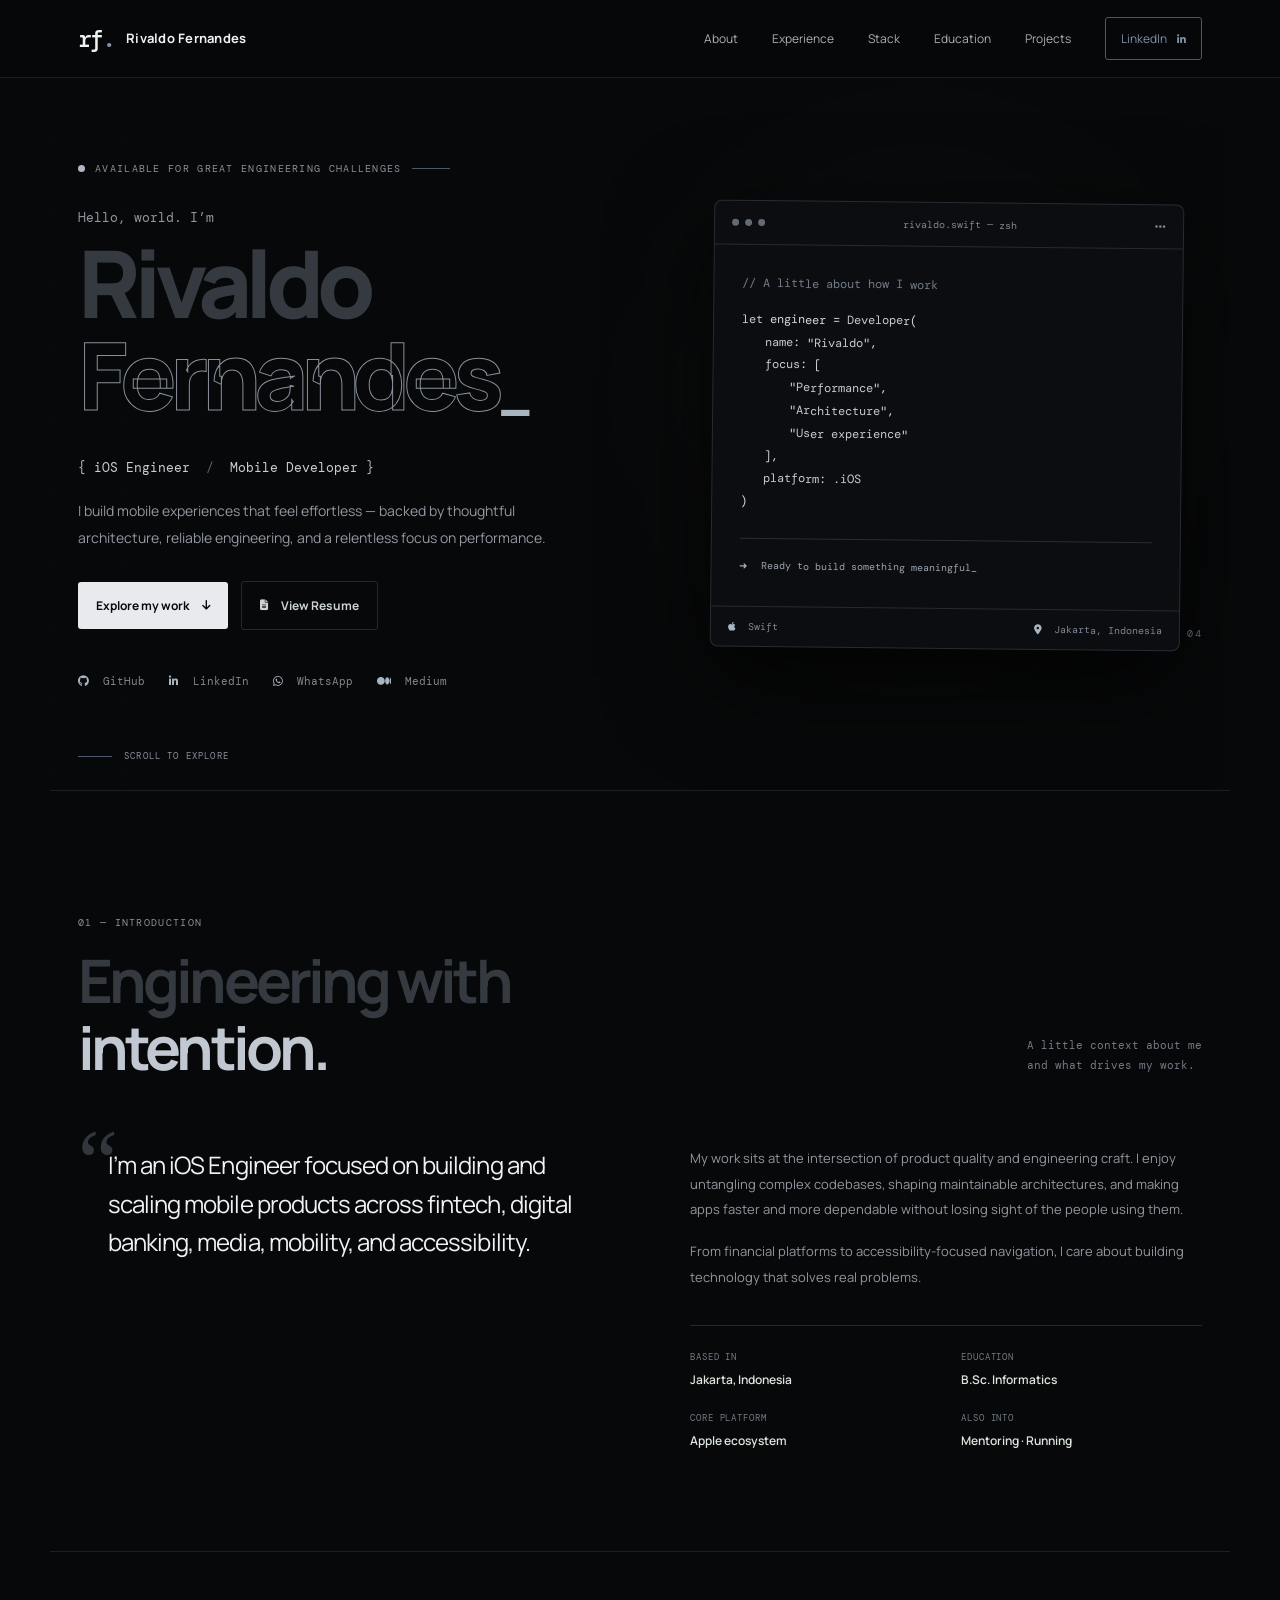
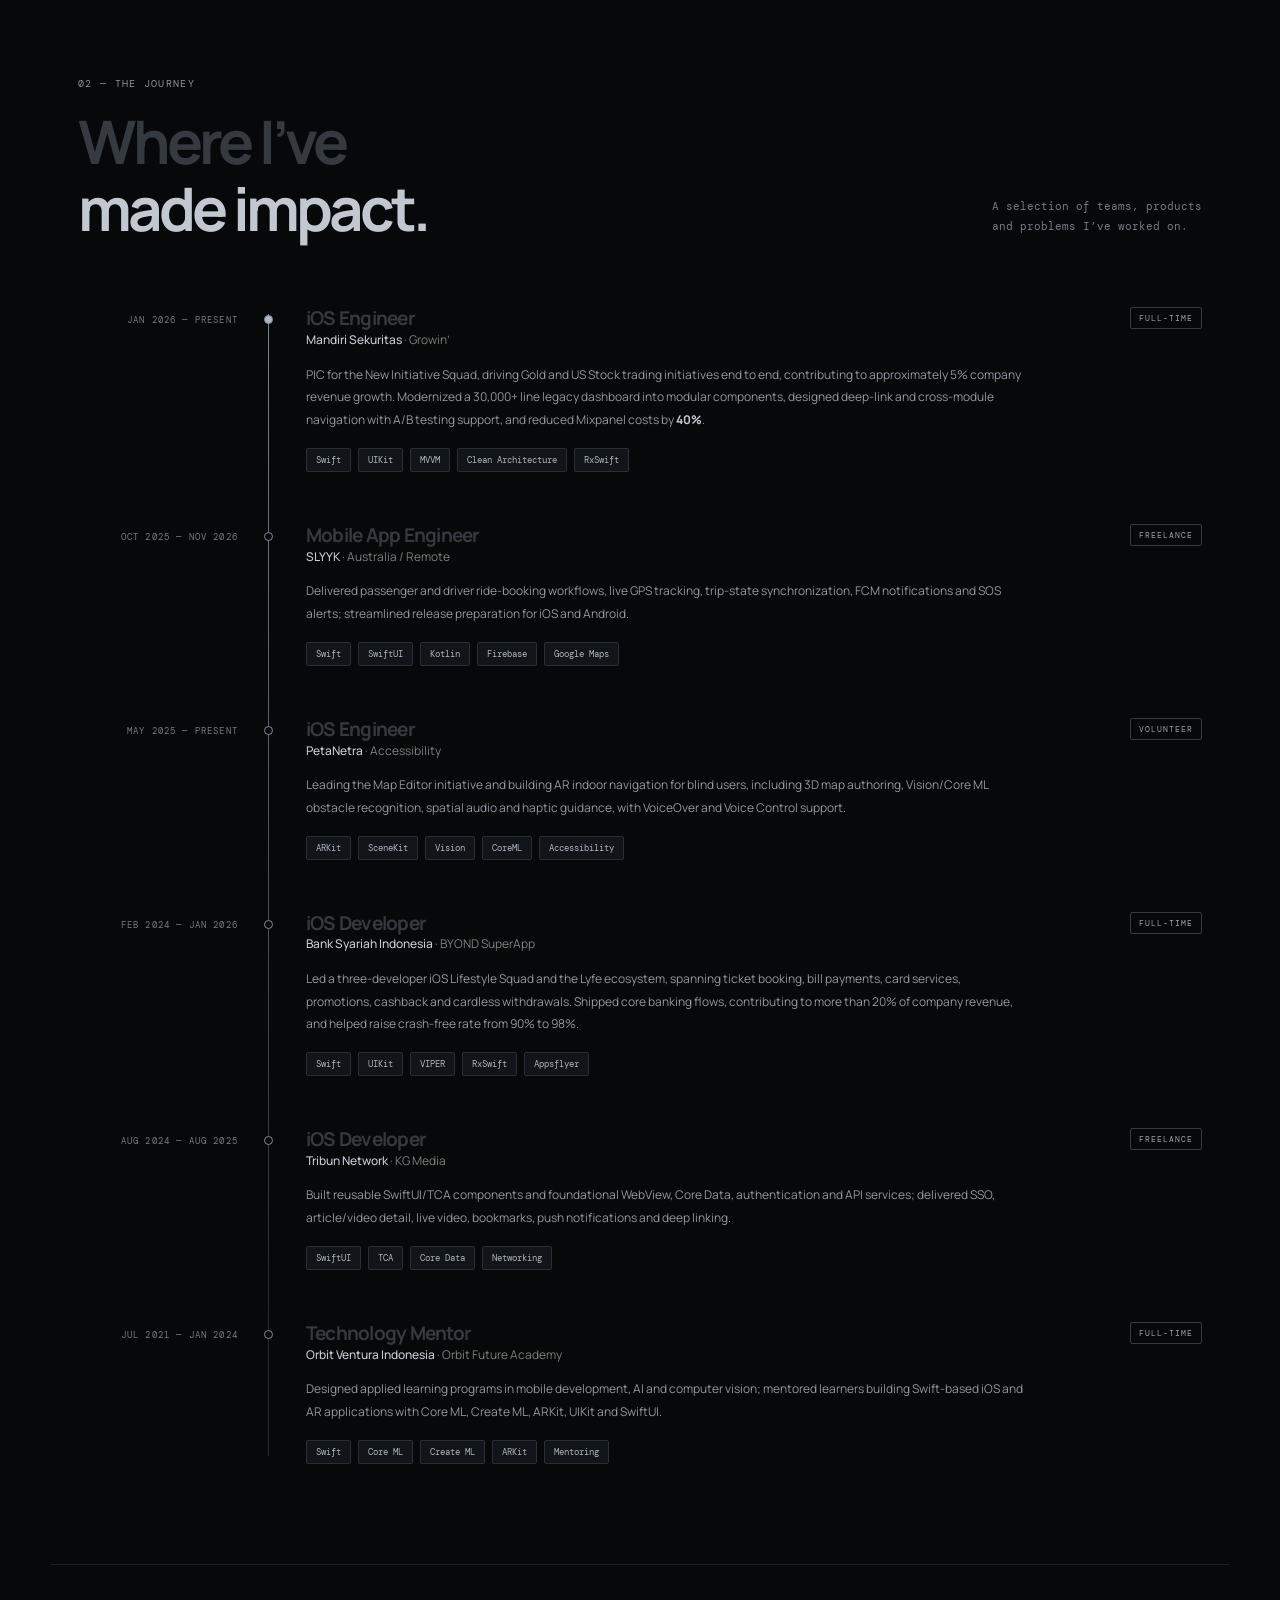
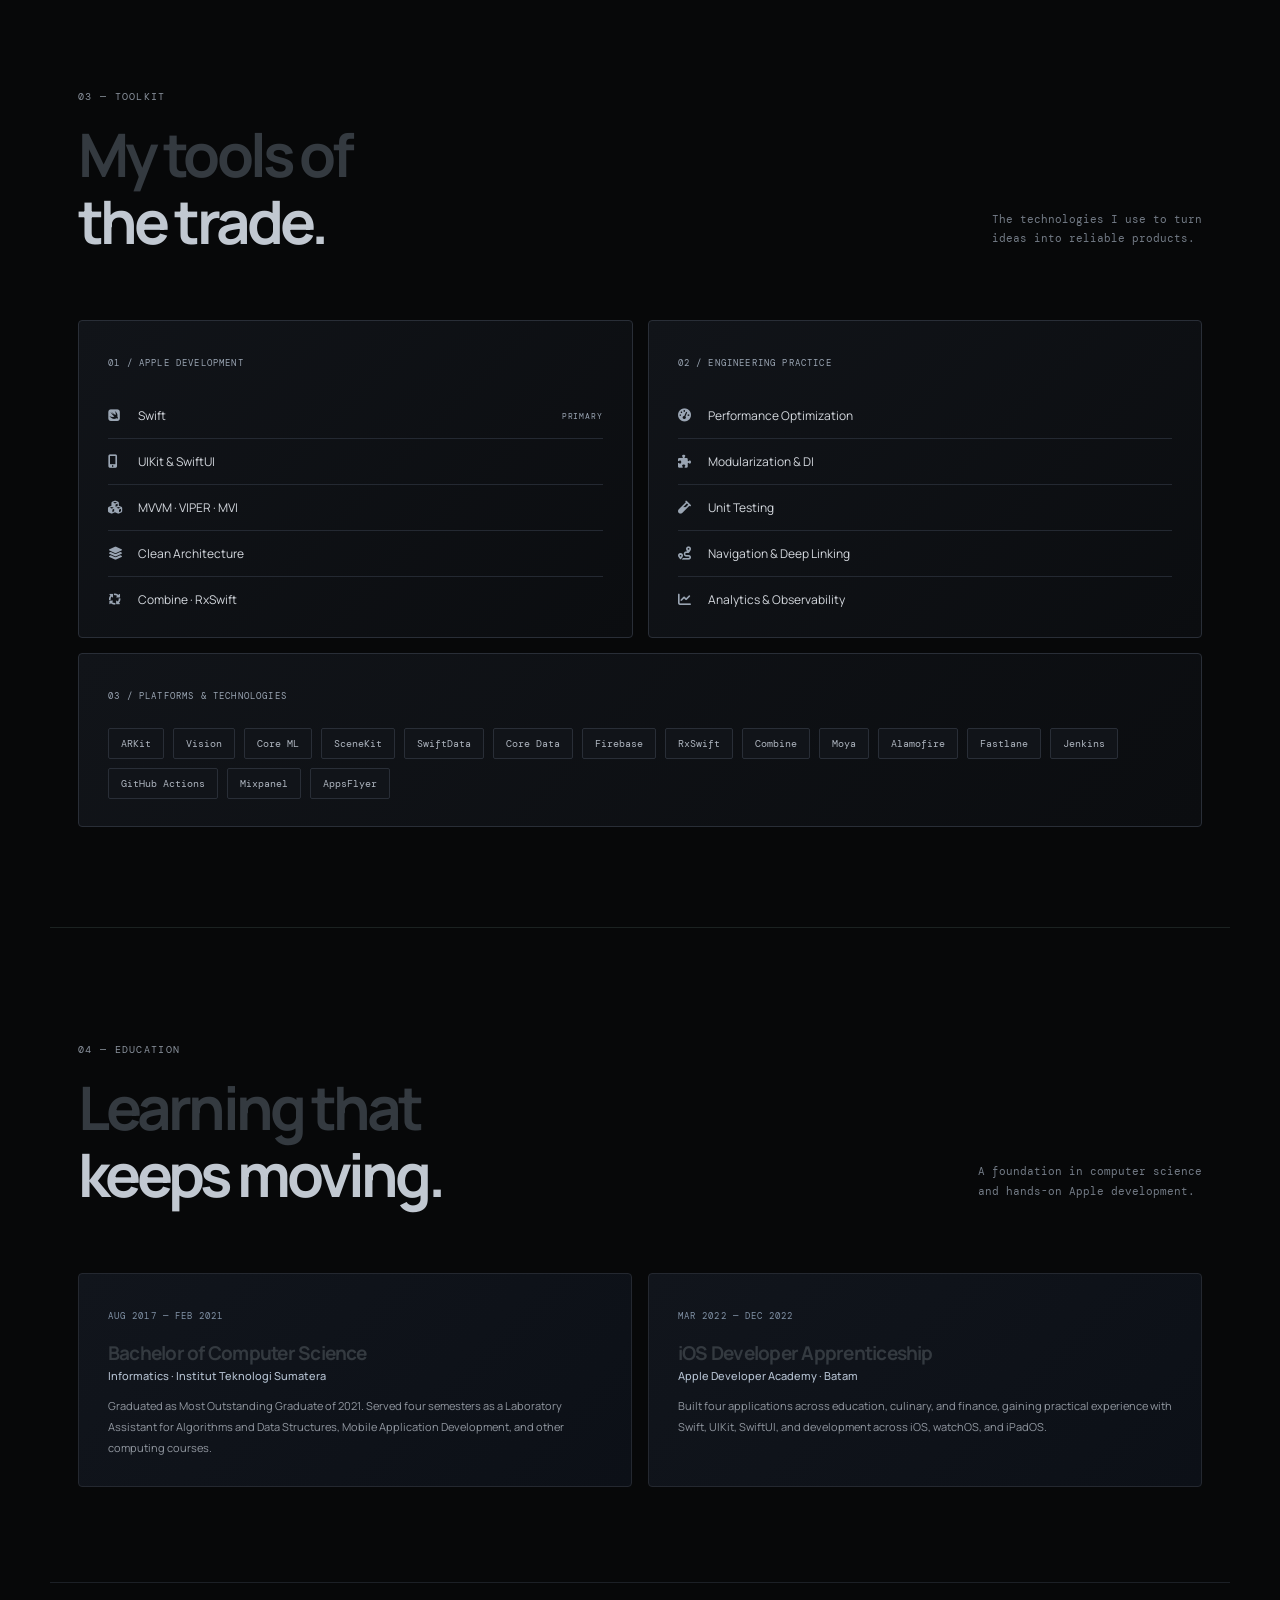
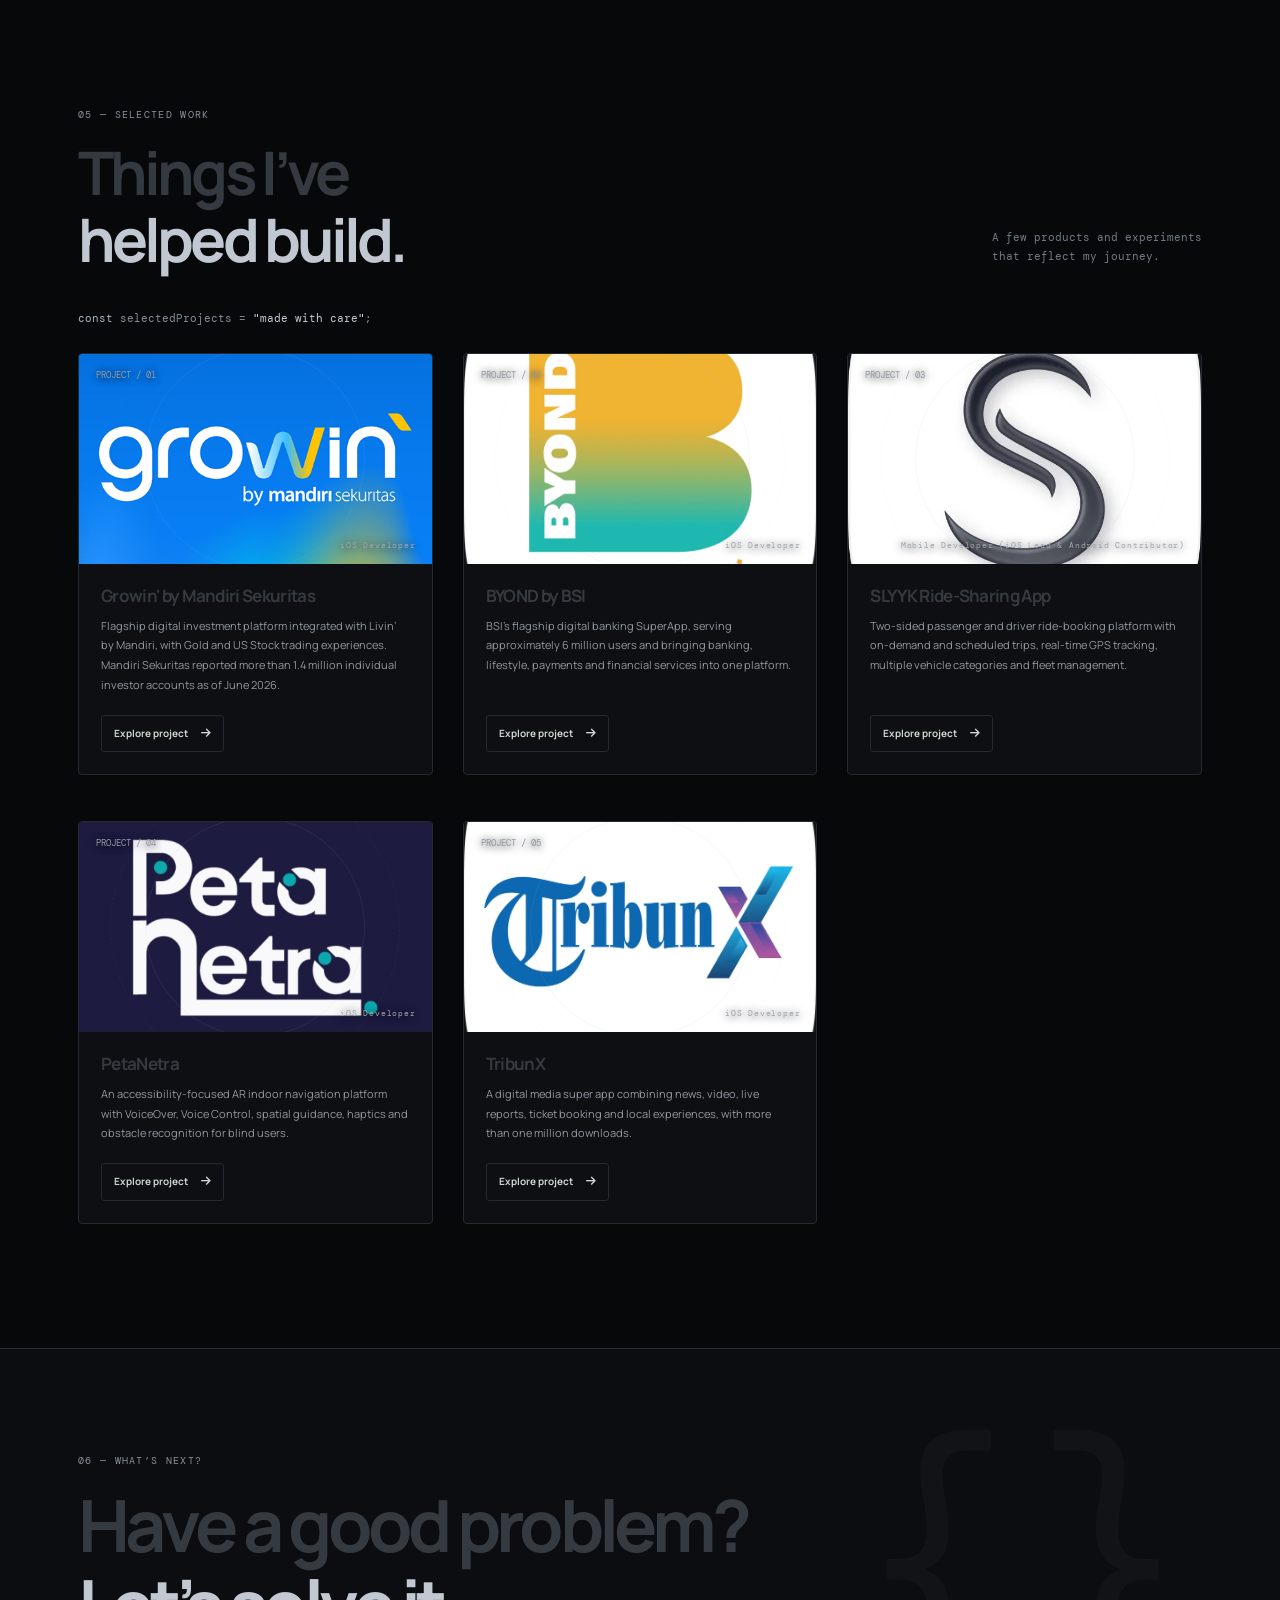
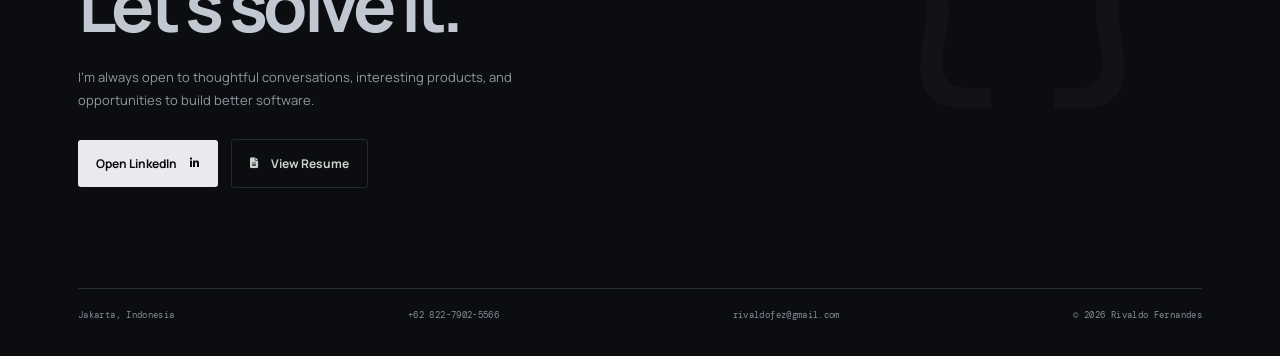
<file: index.html>
<!DOCTYPE html>
<html lang="en">
<head>
  <meta charset="utf-8"><meta name="viewport" content="width=device-width, initial-scale=1">
  <title>Rivaldo Fernandes — iOS Engineer</title>
  <meta name="description" content="Rivaldo Fernandes is an iOS Engineer focused on building performant, scalable and thoughtful mobile experiences.">
  <meta name="theme-color" content="#080a0b">
  <link rel="preconnect" href="https://fonts.googleapis.com"><link rel="preconnect" href="https://fonts.gstatic.com" crossorigin>
  <link href="https://fonts.googleapis.com/css2?family=DM+Mono:wght@400;500&family=Manrope:wght@400;500;600;700;800&display=swap" rel="stylesheet">
  <link href="https://cdnjs.cloudflare.com/ajax/libs/font-awesome/6.5.0/css/all.min.css" rel="stylesheet">
  <link href="css/style.css" rel="stylesheet"><link href="css/portfolio-dark.css" rel="stylesheet">
</head>
<body>
  <nav class="site-nav"><div class="nav-inner">
    <a class="brand" href="#home"><span class="brand-mark">rf<span>.</span></span><span class="brand-name">Rivaldo Fernandes</span></a>
    <button class="nav-toggle" aria-label="Toggle navigation" aria-expanded="false"><i class="fa-solid fa-bars"></i></button>
    <div class="nav-links"><a href="#about">About</a><a href="#experience">Experience</a><a href="#skills">Stack</a><a href="#education">Education</a><a href="#projects">Projects</a><a class="nav-contact" href="https://www.linkedin.com/in/rivaldofez/" target="_blank" rel="noreferrer">LinkedIn <i class="fa-brands fa-linkedin-in"></i></a></div>
  </div></nav>
  <main>
    <section class="hero section-wrap" id="home">
      <div class="hero-grid"></div><div class="hero-copy">
        <div class="eyebrow"><span class="status-dot"></span> AVAILABLE FOR GREAT ENGINEERING CHALLENGES <span class="eyebrow-line"></span></div>
        <p class="hero-kicker">Hello, world. I’m</p>
        <h1>Rivaldo<br><span>Fernandes</span><i class="hero-cursor">_</i></h1>
        <div class="hero-role"><span class="code-bracket">{</span> iOS Engineer <span class="role-divider">/</span> Mobile Developer <span class="code-bracket">}</span></div>
        <p class="hero-description">I build mobile experiences that feel effortless — backed by thoughtful architecture, reliable engineering, and a relentless focus on performance.</p>
        <div class="hero-actions"><a class="button button-primary" href="#projects">Explore my work <i class="fa-solid fa-arrow-down"></i></a><a class="button button-quiet" href="https://drive.google.com/file/d/1sKfHohlvdCxpAKkm0xBuXSMPEREL-j50/view?usp=drive_link" target="_blank" rel="noreferrer"><i class="fa-solid fa-file-lines"></i> View Resume</a></div>
        <div class="hero-socials"><a href="https://github.com/rivaldofez" target="_blank" rel="noreferrer"><i class="fa-brands fa-github"></i> GitHub</a><a href="https://www.linkedin.com/in/rivaldofez/" target="_blank" rel="noreferrer"><i class="fa-brands fa-linkedin-in"></i> LinkedIn</a><a href="https://wa.me/6282279025566" target="_blank" rel="noreferrer"><i class="fa-brands fa-whatsapp"></i> WhatsApp</a><a href="https://medium.com/@rivaldofez" target="_blank" rel="noreferrer"><i class="fa-brands fa-medium"></i> Medium</a></div>
      </div>
      <div class="hero-visual"><div class="terminal-window"><div class="terminal-top"><div class="window-dots"><b></b><b></b><b></b></div><span>rivaldo.swift — zsh</span><i class="fa-solid fa-ellipsis"></i></div><div class="terminal-body"><div class="terminal-muted">// A little about how I work</div><p><span class="syntax-purple">let</span> engineer = <span class="syntax-blue">Developer</span>(</p><p class="indent"><span class="syntax-green">name</span>: <span class="syntax-orange">"Rivaldo"</span>,</p><p class="indent"><span class="syntax-green">focus</span>: [</p><p class="indent2"><span class="syntax-orange">"Performance"</span>,</p><p class="indent2"><span class="syntax-orange">"Architecture"</span>,</p><p class="indent2"><span class="syntax-orange">"User experience"</span></p><p class="indent">],</p><p class="indent"><span class="syntax-green">platform</span>: <span class="syntax-orange">.iOS</span></p><p>)</p><div class="terminal-output"><span class="terminal-prompt">➜</span> Ready to build something meaningful<span class="blink">_</span></div></div><div class="terminal-bottom"><span><i class="fa-brands fa-apple"></i> Swift</span><span><i class="fa-solid fa-location-dot"></i> Jakarta, Indonesia</span></div></div><div class="visual-orbit orbit-one"></div><div class="visual-orbit orbit-two"></div><div class="hero-index">01 <span> / 04</span></div></div>
      <div class="hero-scroll"><span></span> SCROLL TO EXPLORE</div>
    </section>

    <section class="section-wrap about-section" id="about"><div class="section-heading"><div><span class="section-index">01 — INTRODUCTION</span><h2>Engineering with<br><em>intention.</em></h2></div><p class="heading-note">A little context about me<br>and what drives my work.</p></div>
      <div class="about-layout"><div class="about-lead"><span class="big-quote">“</span><p>I’m an iOS Engineer focused on building and scaling mobile products across fintech, digital banking, media, mobility, and accessibility.</p></div><div class="about-detail"><p>My work sits at the intersection of product quality and engineering craft. I enjoy untangling complex codebases, shaping maintainable architectures, and making apps faster and more dependable without losing sight of the people using them.</p><p>From financial platforms to accessibility-focused navigation, I care about building technology that solves real problems.</p><div class="about-facts"><div><span>BASED IN</span><strong>Jakarta, Indonesia</strong></div><div><span>EDUCATION</span><strong>B.Sc. Informatics</strong></div><div><span>CORE PLATFORM</span><strong>Apple ecosystem</strong></div><div><span>ALSO INTO</span><strong>Mentoring · Running</strong></div></div></div></div>
    </section>

    <section class="section-wrap experience-section" id="experience"><div class="section-heading"><div><span class="section-index">02 — THE JOURNEY</span><h2>Where I’ve<br><em>made impact.</em></h2></div><p class="heading-note">A selection of teams, products<br>and problems I’ve worked on.</p></div>
      <div class="timeline">
        <article class="timeline-item current"><div class="timeline-date">JAN 2026 — PRESENT</div><div class="timeline-marker"></div><div class="timeline-content"><div class="timeline-top"><div><h3>iOS Engineer</h3><h4>Mandiri Sekuritas <span>· Growin’</span></h4></div><span class="work-type">FULL-TIME</span></div><p>PIC for the New Initiative Squad, driving Gold and US Stock trading initiatives end to end, contributing to approximately 5% company revenue growth. Modernized a 30,000+ line legacy dashboard into modular components, designed deep-link and cross-module navigation with A/B testing support, and reduced Mixpanel costs by <strong>40%</strong>.</p><div class="tag-row"><span>Swift</span><span>UIKit</span><span>MVVM</span><span>Clean Architecture</span><span>RxSwift</span></div></div></article>
        <article class="timeline-item"><div class="timeline-date">OCT 2025 — NOV 2026</div><div class="timeline-marker"></div><div class="timeline-content"><div class="timeline-top"><div><h3>Mobile App Engineer</h3><h4>SLYYK <span>· Australia / Remote</span></h4></div><span class="work-type">FREELANCE</span></div><p>Delivered passenger and driver ride-booking workflows, live GPS tracking, trip-state synchronization, FCM notifications and SOS alerts; streamlined release preparation for iOS and Android.</p><div class="tag-row"><span>Swift</span><span>SwiftUI</span><span>Kotlin</span><span>Firebase</span><span>Google Maps</span></div></div></article>
        <article class="timeline-item"><div class="timeline-date">MAY 2025 — PRESENT</div><div class="timeline-marker"></div><div class="timeline-content"><div class="timeline-top"><div><h3>iOS Engineer</h3><h4>PetaNetra <span>· Accessibility</span></h4></div><span class="work-type">VOLUNTEER</span></div><p>Leading the Map Editor initiative and building AR indoor navigation for blind users, including 3D map authoring, Vision/Core ML obstacle recognition, spatial audio and haptic guidance, with VoiceOver and Voice Control support.</p><div class="tag-row"><span>ARKit</span><span>SceneKit</span><span>Vision</span><span>CoreML</span><span>Accessibility</span></div></div></article>
        <article class="timeline-item"><div class="timeline-date">FEB 2024 — JAN 2026</div><div class="timeline-marker"></div><div class="timeline-content"><div class="timeline-top"><div><h3>iOS Developer</h3><h4>Bank Syariah Indonesia <span>· BYOND SuperApp</span></h4></div><span class="work-type">FULL-TIME</span></div><p>Led a three-developer iOS Lifestyle Squad and the Lyfe ecosystem, spanning ticket booking, bill payments, card services, promotions, cashback and cardless withdrawals. Shipped core banking flows, contributing to more than 20% of company revenue, and helped raise crash-free rate from 90% to 98%.</p><div class="tag-row"><span>Swift</span><span>UIKit</span><span>VIPER</span><span>RxSwift</span><span>Appsflyer</span></div></div></article>
        <article class="timeline-item"><div class="timeline-date">AUG 2024 — AUG 2025</div><div class="timeline-marker"></div><div class="timeline-content"><div class="timeline-top"><div><h3>iOS Developer</h3><h4>Tribun Network <span>· KG Media</span></h4></div><span class="work-type">FREELANCE</span></div><p>Built reusable SwiftUI/TCA components and foundational WebView, Core Data, authentication and API services; delivered SSO, article/video detail, live video, bookmarks, push notifications and deep linking.</p><div class="tag-row"><span>SwiftUI</span><span>TCA</span><span>Core Data</span><span>Networking</span></div></div></article>
        <article class="timeline-item"><div class="timeline-date">JUL 2021 — JAN 2024</div><div class="timeline-marker"></div><div class="timeline-content"><div class="timeline-top"><div><h3>Technology Mentor</h3><h4>Orbit Ventura Indonesia <span>· Orbit Future Academy</span></h4></div><span class="work-type">FULL-TIME</span></div><p>Designed applied learning programs in mobile development, AI and computer vision; mentored learners building Swift-based iOS and AR applications with Core ML, Create ML, ARKit, UIKit and SwiftUI.</p><div class="tag-row"><span>Swift</span><span>Core ML</span><span>Create ML</span><span>ARKit</span><span>Mentoring</span></div></div></article>
      </div>
    </section>

    <section class="section-wrap skills-section" id="skills"><div class="section-heading"><div><span class="section-index">03 — TOOLKIT</span><h2>My tools of<br><em>the trade.</em></h2></div><p class="heading-note">The technologies I use to turn<br>ideas into reliable products.</p></div><div class="skills-grid"><div class="skill-panel"><span class="panel-label">01 / APPLE DEVELOPMENT</span><div class="skill-list"><div><i class="fa-brands fa-swift"></i><span>Swift</span><b>PRIMARY</b></div><div><i class="fa-solid fa-mobile-screen-button"></i><span>UIKit & SwiftUI</span></div><div><i class="fa-solid fa-cubes"></i><span>MVVM · VIPER · MVI</span></div><div><i class="fa-solid fa-layer-group"></i><span>Clean Architecture</span></div><div><i class="fa-solid fa-arrows-spin"></i><span>Combine · RxSwift</span></div></div></div><div class="skill-panel"><span class="panel-label">02 / ENGINEERING PRACTICE</span><div class="skill-list"><div><i class="fa-solid fa-gauge-high"></i><span>Performance Optimization</span></div><div><i class="fa-solid fa-puzzle-piece"></i><span>Modularization & DI</span></div><div><i class="fa-solid fa-vial"></i><span>Unit Testing</span></div><div><i class="fa-solid fa-route"></i><span>Navigation & Deep Linking</span></div><div><i class="fa-solid fa-chart-line"></i><span>Analytics & Observability</span></div></div></div><div class="skill-panel skill-panel-wide"><span class="panel-label">03 / PLATFORMS & TECHNOLOGIES</span><div class="tag-cloud"><span>ARKit</span><span>Vision</span><span>Core ML</span><span>SceneKit</span><span>SwiftData</span><span>Core Data</span><span>Firebase</span><span>RxSwift</span><span>Combine</span><span>Moya</span><span>Alamofire</span><span>Fastlane</span><span>Jenkins</span><span>GitHub Actions</span><span>Mixpanel</span><span>AppsFlyer</span></div></div></div></section>

    <section class="section-wrap education-section" id="education"><div class="section-heading"><div><span class="section-index">04 — EDUCATION</span><h2>Learning that<br><em>keeps moving.</em></h2></div><p class="heading-note">A foundation in computer science<br>and hands-on Apple development.</p></div><div class="education-grid"><article class="education-card"><span class="education-date">AUG 2017 — FEB 2021</span><h3>Bachelor of Computer Science</h3><h4>Informatics · Institut Teknologi Sumatera</h4><p>Graduated as Most Outstanding Graduate of 2021. Served four semesters as a Laboratory Assistant for Algorithms and Data Structures, Mobile Application Development, and other computing courses.</p></article><article class="education-card"><span class="education-date">MAR 2022 — DEC 2022</span><h3>iOS Developer Apprenticeship</h3><h4>Apple Developer Academy · Batam</h4><p>Built four applications across education, culinary, and finance, gaining practical experience with Swift, UIKit, SwiftUI, and development across iOS, watchOS, and iPadOS.</p></article></div></section>

    <section class="section-wrap projects-section" id="projects"><div class="section-heading"><div><span class="section-index">05 — SELECTED WORK</span><h2>Things I’ve<br><em>helped build.</em></h2></div><p class="heading-note">A few products and experiments<br>that reflect my journey.</p></div><div class="project-intro"><span class="code-bracket">const</span> selectedProjects = <span class="syntax-orange">"made with care"</span>;</div><div class="row project-grid" id="portfolio-container"></div></section>

    <section class="contact-section"><div class="section-wrap contact-inner"><span class="section-index">06 — WHAT’S NEXT?</span><h2>Have a good problem?<br><em>Let’s solve it.</em></h2><p>I’m always open to thoughtful conversations, interesting products, and opportunities to build better software.</p><div class="hero-actions contact-actions"><a class="button button-primary" href="https://www.linkedin.com/in/rivaldofez/" target="_blank" rel="noreferrer">Open LinkedIn <i class="fa-brands fa-linkedin-in"></i></a><a class="button button-quiet" href="https://drive.google.com/file/d/1sKfHohlvdCxpAKkm0xBuXSMPEREL-j50/view?usp=drive_link" target="_blank" rel="noreferrer"><i class="fa-solid fa-file-lines"></i> View Resume</a></div><div class="contact-meta"><span>Jakarta, Indonesia</span><span>+62 822-7902-5566</span><span>rivaldofez@gmail.com</span><span>© 2026 Rivaldo Fernandes</span></div></div></section>
  </main>
  <script src="https://code.jquery.com/jquery-3.7.1.min.js"></script><script src="https://stackpath.bootstrapcdn.com/bootstrap/4.4.1/js/bootstrap.bundle.min.js"></script><script src="js/portfolio.js"></script><script src="js/dark-site.js"></script>
</body></html>
</file>
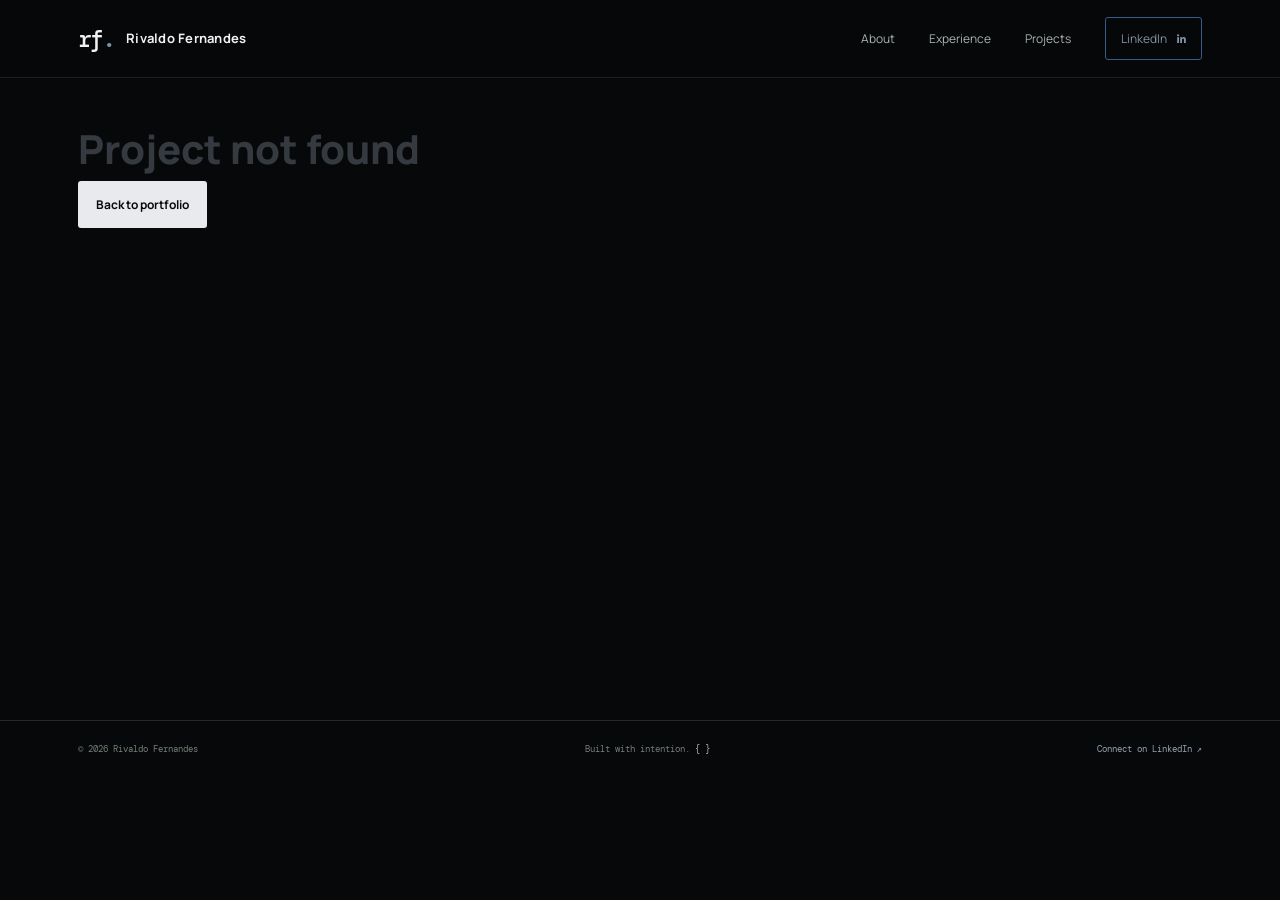
<file: detail.html>
<!DOCTYPE html><html lang="en"><head><meta charset="utf-8"><meta name="viewport" content="width=device-width, initial-scale=1"><title>Project — Rivaldo Fernandes</title><meta name="theme-color" content="#070809"><link rel="preconnect" href="https://fonts.googleapis.com"><link href="https://fonts.googleapis.com/css2?family=DM+Mono:wght@400;500&family=Manrope:wght@400;500;600;700;800&display=swap" rel="stylesheet"><link href="https://cdnjs.cloudflare.com/ajax/libs/font-awesome/6.5.0/css/all.min.css" rel="stylesheet"><link href="css/style.css" rel="stylesheet"><link href="css/portfolio-dark.css" rel="stylesheet"><link href="css/detail-dark.css" rel="stylesheet"></head><body>
<nav class="site-nav"><div class="nav-inner"><a class="brand" href="index.html"><span class="brand-mark">rf<span>.</span></span><span class="brand-name">Rivaldo Fernandes</span></a><div class="nav-links open"><a href="index.html#about">About</a><a href="index.html#experience">Experience</a><a href="index.html#projects">Projects</a><a class="nav-contact" href="https://www.linkedin.com/in/rivaldofez/" target="_blank" rel="noreferrer">LinkedIn <i class="fa-brands fa-linkedin-in"></i></a></div></div></nav>
<main class="detail-page"><div class="section-wrap"><a href="index.html#projects" class="back-link"><i class="fa-solid fa-arrow-left"></i> BACK TO SELECTED WORK</a><div class="detail-heading"><span class="section-index">PROJECT DEEP DIVE</span><h1 id="project-title">Project</h1><p id="project-role"></p></div><div class="detail-overview"><div class="detail-art"><img class="detail-art-image" id="project-detail-thumbnail" alt="" loading="eager"><span class="detail-art-mark" id="project-monogram">RF</span><span class="detail-art-caption">SELECTED PROJECT / ENGINEERING NOTES</span></div><div class="detail-summary"><span class="panel-label">OVERVIEW</span><p id="project-overview"></p><div class="detail-links" id="project-links"></div></div></div><div class="detail-columns"><section><span class="panel-label">01 / CONTRIBUTIONS</span><h2>What I worked on</h2><ul id="project-contributions"></ul></section><aside><div class="detail-stack"><span class="panel-label">02 / TECHNOLOGY</span><h2>Tech stack</h2><div id="project-tech" class="detail-tags"></div></div><div class="detail-stack"><span class="panel-label">03 / WORKFLOW</span><h2>Tools</h2><div id="project-tools" class="detail-tags"></div></div></aside></div><section class="screenshots-section"><span class="panel-label">04 / VISUALS</span><h2>Project screenshots</h2><div id="project-screenshots" class="screenshot-grid"></div><p class="asset-note" id="asset-note" hidden>Project image assets were not included in the supplied archive.</p></section><a href="index.html#projects" class="button button-primary detail-back-bottom">Back to projects <i class="fa-solid fa-arrow-right"></i></a></div></main><div class="image-lightbox" id="image-lightbox" aria-hidden="true" role="dialog" aria-modal="true" aria-label="Screenshot preview">
  <button class="lightbox-close" id="lightbox-close" type="button" aria-label="Close preview"><i class="fa-solid fa-xmark"></i></button>
  <button class="lightbox-nav lightbox-prev" id="lightbox-prev" type="button" aria-label="Previous image"><i class="fa-solid fa-chevron-left"></i></button>
  <figure class="lightbox-figure">
    <img id="lightbox-image" alt="">
    <figcaption id="lightbox-caption"></figcaption>
  </figure>
  <button class="lightbox-nav lightbox-next" id="lightbox-next" type="button" aria-label="Next image"><i class="fa-solid fa-chevron-right"></i></button>
  <div class="lightbox-hint">CLICK IMAGE OR USE + / − TO ZOOM · ESC TO CLOSE</div>
  <div class="lightbox-zoom">
    <button id="lightbox-zoom-out" type="button" aria-label="Zoom out">−</button>
    <span id="lightbox-zoom-level">100%</span>
    <button id="lightbox-zoom-in" type="button" aria-label="Zoom in">+</button>
    <button id="lightbox-zoom-reset" type="button">Reset</button>
  </div>
</div>
<footer class="detail-footer"><div class="section-wrap"><span>© 2026 Rivaldo Fernandes</span><span>Built with intention. <span class="code-bracket">{ } </span></span><a href="https://www.linkedin.com/in/rivaldofez/" target="_blank" rel="noreferrer">Connect on LinkedIn ↗</a></div></footer>
<script src="js/portfolio.js"></script><script>
const params=new URLSearchParams(location.search);const project=portfolioItems.find(p=>p.id===params.get('id'));
if(project){document.title=project.title+' — Rivaldo Fernandes';document.getElementById('project-title').textContent=project.title;document.getElementById('project-role').textContent=project.role;const detailThumbnail=document.getElementById('project-detail-thumbnail');if(project.image){detailThumbnail.src=project.image;detailThumbnail.alt=project.title+' project thumbnail';detailThumbnail.onerror=()=>{detailThumbnail.hidden=true}}else{detailThumbnail.hidden=true}document.getElementById('project-overview').textContent=project.overview;document.getElementById('project-monogram').textContent=project.title.replace(/[^a-zA-Z0-9 ]/g,' ').split(/\s+/).filter(Boolean).slice(0,2).map(x=>x[0]).join('').toUpperCase();
const addTags=(id,items)=>{const el=document.getElementById(id);items.forEach(value=>{const tag=document.createElement('span');tag.textContent=value;el.appendChild(tag)})};addTags('project-tech',project.techStack);addTags('project-tools',project.tools);
project.contributions.forEach(point=>{const li=document.createElement('li');li.textContent=point;document.getElementById('project-contributions').appendChild(li)});
const links=document.getElementById('project-links');if(project.links.appStore)links.innerHTML+=`<a class="button button-primary" href="${project.links.appStore}" target="_blank" rel="noreferrer">View on App Store ↗</a>`;if(project.links.github)links.innerHTML+=`<a class="button button-quiet" href="${project.links.github}" target="_blank" rel="noreferrer">View source on GitHub ↗</a>`;
let loaded=0;project.screenshots.forEach((src,index)=>{const img=document.createElement('img');img.src=src;img.alt=project.title+' screenshot '+(index+1);img.loading='lazy';img.tabIndex=0;img.setAttribute('role','button');img.setAttribute('aria-label','Preview screenshot '+(index+1));img.addEventListener('click',()=>openScreenshot(index));img.addEventListener('keydown',event=>{if(event.key==='Enter'||event.key===' '){event.preventDefault();openScreenshot(index)}});img.onerror=()=>{img.remove();if(!document.querySelector('#project-screenshots img'))document.getElementById('asset-note').hidden=false};document.getElementById('project-screenshots').appendChild(img)});
const lightbox=document.getElementById('image-lightbox'),lightboxImage=document.getElementById('lightbox-image'),zoomLevel=document.getElementById('lightbox-zoom-level');let activeShot=0,zoom=1,dragging=false,startX=0,startY=0,panX=0,panY=0;
const availableShots=()=>Array.from(document.querySelectorAll('#project-screenshots img')).map(img=>img.src);
function applyZoom(){lightboxImage.style.transform=`translate(${panX}px,${panY}px) scale(${zoom})`;zoomLevel.textContent=Math.round(zoom*100)+'%';lightboxImage.style.cursor=zoom>1?'grab':'zoom-in'}
function showShot(index){const shots=availableShots();if(!shots.length)return;activeShot=(index+shots.length)%shots.length;const source=shots[activeShot];lightboxImage.src=source;lightboxImage.alt=project.title+' screenshot '+(activeShot+1);document.getElementById('lightbox-caption').textContent=project.title+' · '+(activeShot+1)+' / '+shots.length;zoom=1;panX=0;panY=0;applyZoom()}
function openScreenshot(index){showShot(index);lightbox.classList.add('is-open');lightbox.setAttribute('aria-hidden','false');document.body.classList.add('lightbox-open');document.getElementById('lightbox-close').focus()}
function closeScreenshot(){lightbox.classList.remove('is-open');lightbox.setAttribute('aria-hidden','true');document.body.classList.remove('lightbox-open')}
function changeZoom(amount){zoom=Math.min(4,Math.max(1,zoom+amount));if(zoom===1){panX=0;panY=0}applyZoom()}
document.getElementById('lightbox-close').addEventListener('click',closeScreenshot);document.getElementById('lightbox-prev').addEventListener('click',()=>showShot(activeShot-1));document.getElementById('lightbox-next').addEventListener('click',()=>showShot(activeShot+1));document.getElementById('lightbox-zoom-in').addEventListener('click',()=>changeZoom(.25));document.getElementById('lightbox-zoom-out').addEventListener('click',()=>changeZoom(-.25));document.getElementById('lightbox-zoom-reset').addEventListener('click',()=>{zoom=1;panX=0;panY=0;applyZoom()});lightboxImage.addEventListener('click',()=>changeZoom(zoom===1?1:-1));
lightbox.addEventListener('click',event=>{if(event.target===lightbox)closeScreenshot()});document.addEventListener('keydown',event=>{if(!lightbox.classList.contains('is-open'))return;if(event.key==='Escape')closeScreenshot();if(event.key==='ArrowLeft')showShot(activeShot-1);if(event.key==='ArrowRight')showShot(activeShot+1);if(event.key==='+'||event.key==='=')changeZoom(.25);if(event.key==='-')changeZoom(-.25)});
lightboxImage.addEventListener('wheel',event=>{event.preventDefault();changeZoom(event.deltaY<0?.2:-.2)},{passive:false});lightboxImage.addEventListener('pointerdown',event=>{if(zoom<=1)return;dragging=true;startX=event.clientX-panX;startY=event.clientY-panY;lightboxImage.setPointerCapture(event.pointerId);lightboxImage.style.cursor='grabbing'});lightboxImage.addEventListener('pointermove',event=>{if(!dragging)return;panX=event.clientX-startX;panY=event.clientY-startY;applyZoom()});lightboxImage.addEventListener('pointerup',()=>{dragging=false;applyZoom()});lightboxImage.addEventListener('pointercancel',()=>{dragging=false;applyZoom()});
}else{document.querySelector('.detail-page .section-wrap').innerHTML='<h1>Project not found</h1><a class="button button-primary" href="index.html#projects">Back to portfolio</a>'}
</script></body></html>
</file>
<file: css/portfolio-dark.css>
:root{--bg:#080a0b;--surface:#101416;--surface2:#141a1b;--line:#252d2e;--text:#eef3ef;--muted:#929d98;--accent:#6ea8ff;--mono:'DM Mono',monospace;--sans:'Manrope',sans-serif}*{box-sizing:border-box}html{scroll-behavior:smooth;scroll-padding-top:90px}body{margin:0;background:var(--bg);color:var(--text);font-family:var(--sans);font-size:15px;line-height:1.75;overflow-x:hidden}a{color:inherit;text-decoration:none}a:hover{color:var(--accent);text-decoration:none}.site-nav{height:78px;position:fixed;inset:0 0 auto;z-index:1000;background:rgba(8,10,11,.88);backdrop-filter:blur(18px);border-bottom:1px solid rgba(255,255,255,.07)}.nav-inner{height:100%;max-width:1180px;padding:0 28px;margin:auto;display:flex;align-items:center;justify-content:space-between}.brand{display:flex;align-items:center;gap:12px;font-weight:700}.brand-mark{font:500 24px var(--mono);letter-spacing:-2px;color:var(--text)}.brand-mark span{color:var(--accent)}.brand-name{font-size:13px;letter-spacing:.02em}.nav-links{display:flex;align-items:center;gap:34px}.nav-links>a{font-size:12px;color:#aab3ae;transition:.2s}.nav-links>a:hover{color:var(--accent)}.nav-links .nav-contact{color:var(--accent);border:1px solid #385b89;padding:10px 15px;border-radius:3px}.nav-contact i{font-size:10px;margin-left:8px}.nav-toggle{display:none;background:none;color:white;border:0;font-size:20px}.section-wrap{max-width:1180px;margin:0 auto;padding-left:28px;padding-right:28px}.hero{min-height:790px;padding-top:160px;padding-bottom:100px;position:relative;display:grid;grid-template-columns:1.05fr .95fr;align-items:center;gap:50px;overflow:hidden}.hero-grid{position:absolute;inset:0;pointer-events:none;opacity:.18;background-image:linear-gradient(rgba(255,255,255,.055) 1px,transparent 1px),linear-gradient(90deg,rgba(255,255,255,.055) 1px,transparent 1px);background-size:70px 70px;mask-image:linear-gradient(90deg,black,transparent 85%)}.hero:after{content:'';position:absolute;width:500px;height:500px;border-radius:50%;background:rgba(139,190,75,.08);filter:blur(110px);right:5%;top:18%;pointer-events:none}.hero-copy,.hero-visual{position:relative;z-index:1}.eyebrow,.section-index,.panel-label,.timeline-date,.work-type,.hero-scroll,.hero-index{font:10px var(--mono);letter-spacing:.13em;color:var(--accent)}.eyebrow{display:flex;align-items:center;gap:10px;margin-bottom:34px}.status-dot{width:7px;height:7px;background:var(--accent);border-radius:50%;box-shadow:0 0 12px var(--accent)}.eyebrow-line{height:1px;width:38px;background:#385b89}.hero-kicker{font:13px var(--mono);color:var(--muted);margin:0 0 10px}.hero h1{font-size:clamp(62px,7.3vw,96px);line-height:.99;letter-spacing:-.075em;margin:0;font-weight:800}.hero h1 span{color:transparent;-webkit-text-stroke:1px #b7c2d0}.hero-cursor{font:500 .65em var(--mono);color:var(--accent);font-style:normal}.hero-role{font:13px var(--mono);color:#c7d0ca;margin-top:30px}.code-bracket{color:var(--accent)}.role-divider{color:#59635e;padding:0 8px}.hero-description{max-width:510px;color:var(--muted);font-size:14px;line-height:1.9;margin:22px 0 30px}.hero-actions{display:flex;align-items:center;gap:13px;flex-wrap:wrap}.button{display:inline-flex;align-items:center;gap:13px;padding:13px 18px;font-size:12px;font-weight:700;border-radius:3px;transition:.2s}.button-primary{background:var(--accent);color:#080d16}.button-primary:hover{background:#91bdff;color:#080d16;transform:translateY(-2px)}.button-quiet{border:1px solid var(--line);color:#cbd4ce}.button-quiet:hover{border-color:var(--accent);color:var(--accent)}.button i{font-size:11px}.hero-socials{display:flex;gap:24px;margin-top:44px}.hero-socials a{font:11px var(--mono);color:#7f8a84}.hero-socials i{margin-right:7px;color:var(--accent)}.hero-visual{min-height:440px;display:flex;align-items:center;justify-content:center}.terminal-window{position:relative;z-index:2;width:min(100%,470px);background:#0e1313;border:1px solid #2a3431;border-radius:8px;box-shadow:0 30px 100px #0009,0 0 70px #6ea8ff0a;transform:rotate(1.5deg)}.terminal-top,.terminal-bottom{height:44px;display:flex;align-items:center;justify-content:space-between;padding:0 17px;color:#8591a2;font:10px var(--mono);border-bottom:1px solid #222b28}.terminal-top>i{font-size:12px}.window-dots{display:flex;gap:6px}.window-dots b{width:7px;height:7px;border-radius:50%;background:#53605a}.window-dots b:first-child{background:#7c8798}.window-dots b:nth-child(2){background:#a8b3c2}.window-dots b:nth-child(3){background:#6ea8ff}.terminal-body{padding:27px 28px 31px;font:12px/1.9 var(--mono);color:#d5ded7}.terminal-body p{margin:0}.terminal-muted{color:#5f7067;margin-bottom:13px}.indent{padding-left:23px!important}.indent2{padding-left:48px!important}.syntax-purple{color:#d2d9e4}.syntax-blue{color:#8fbaff}.syntax-green{color:#9bbfff}.syntax-orange{color:#c8d0dc}.terminal-output{border-top:1px solid #27322c;margin-top:25px;padding-top:17px;color:#a4b0a8;font-size:10px}.terminal-prompt{color:var(--accent);margin-right:8px}.blink{color:var(--accent);animation:blink 1s steps(2,start) infinite}@keyframes blink{to{visibility:hidden}}.terminal-bottom{border-top:1px solid #222b28;border-bottom:0;height:40px}.terminal-bottom i{color:var(--accent);margin-right:6px}.visual-orbit{position:absolute;border:1px solid #6ea8ff22;border-radius:50%;width:430px;height:430px}.orbit-two{width:520px;height:520px;border-style:dashed;opacity:.45}.hero-index{position:absolute;right:0;bottom:8px}.hero-index span{color:#56615b}.hero-scroll{position:absolute;left:28px;bottom:28px;color:#788496;font-size:9px;display:flex;align-items:center;gap:12px}.hero-scroll span{width:34px;height:1px;background:var(--accent)}.about-section,.experience-section,.skills-section,.projects-section{padding-top:125px;padding-bottom:100px;border-top:1px solid #1b2221}.section-heading{display:flex;justify-content:space-between;align-items:flex-end;margin-bottom:65px}.section-index{display:block;margin-bottom:18px;color:var(--accent)}.section-heading h2,.contact-inner h2{font-size:clamp(40px,5vw,60px);line-height:1.12;letter-spacing:-.065em;font-weight:700;margin:0}.section-heading h2 em,.contact-inner h2 em{font-style:normal;color:var(--accent)}.heading-note{font:11px/1.8 var(--mono);color:#77827c;margin:0 0 6px}.about-layout{display:grid;grid-template-columns:1fr 1fr;gap:100px}.about-lead{position:relative;padding-left:30px}.big-quote{position:absolute;left:0;top:-36px;font:90px Georgia;color:#344d70;opacity:.8}.about-lead p{font-size:24px;line-height:1.6;letter-spacing:-.04em;margin:0;position:relative}.about-lead strong{color:var(--accent)}.about-detail>p{font-size:13px;color:var(--muted);line-height:1.95;margin:0 0 17px}.about-facts{display:grid;grid-template-columns:1fr 1fr;gap:22px 30px;margin-top:35px;padding-top:25px;border-top:1px solid var(--line)}.about-facts div{display:flex;flex-direction:column;gap:6px}.about-facts span{font:9px var(--mono);color:#788496;letter-spacing:.1em}.about-facts strong{font-size:12px;font-weight:600;color:#dce5de}.timeline{position:relative}.timeline:before{content:'';position:absolute;left:190px;top:7px;bottom:8px;width:1px;background:linear-gradient(var(--accent),#26302b 90%)}.timeline-item{display:grid;grid-template-columns:160px 60px 1fr;position:relative;padding-bottom:52px}.timeline-item:last-child{padding-bottom:0}.timeline-date{text-align:right;padding-top:7px;color:#829087;font-size:9px}.timeline-marker{position:relative;display:flex;justify-content:center}.timeline-marker:before{content:'';position:absolute;top:8px;width:9px;height:9px;background:var(--bg);border:1px solid #527fbd;border-radius:50%;z-index:1}.timeline-item.current .timeline-marker:before{background:var(--accent);box-shadow:0 0 15px #6ea8ff77}.timeline-content{padding:0 0 0 8px}.timeline-top{display:flex;justify-content:space-between;gap:20px;align-items:flex-start}.timeline-content h3{font-size:19px;letter-spacing:-.04em;margin:0 0 3px}.timeline-content h4{font-size:12px;color:var(--accent);font-weight:600;margin:0 0 16px}.timeline-content h4 span{color:#76837b;font-weight:400}.work-type{font-size:8px;color:#7e8b83;border:1px solid #303a34;padding:5px 8px;border-radius:2px;white-space:nowrap}.timeline-content>p{font-size:12px;line-height:1.9;color:var(--muted);max-width:720px;margin:0 0 16px}.timeline-content>p strong{color:var(--accent)}.tag-row{display:flex;gap:7px;flex-wrap:wrap}.tag-row span,.tag-cloud span{font:9px var(--mono);color:#a6b1a9;padding:5px 9px;background:#14171d;border:1px solid #2a303a;border-radius:2px}.skills-grid{display:grid;grid-template-columns:1fr 1fr;gap:15px}.skill-panel{padding:27px 29px;background:linear-gradient(135deg,#11151c,#0c1017);border:1px solid var(--line);border-radius:4px}.panel-label{font-size:9px;color:#8598b3}.skill-list{margin-top:19px}.skill-list>div{display:flex;align-items:center;gap:13px;padding:12px 0;border-bottom:1px solid #202826;color:#d4ddd6;font-size:12px}.skill-list>div:last-child{border:0;padding-bottom:0}.skill-list i{width:17px;color:var(--accent);font-size:13px}.skill-list b{margin-left:auto;font:8px var(--mono);color:var(--accent);letter-spacing:.1em}.skill-panel-wide{grid-column:1/-1}.tag-cloud{display:flex;gap:9px;flex-wrap:wrap;margin-top:20px}.tag-cloud span{padding:8px 12px;font-size:10px}.project-intro{font:11px var(--mono);color:#8a96a6;margin:-27px 0 28px}.project-grid{row-gap:22px}.project-grid>[class*=col-]{display:flex}.project-card{width:100%;display:flex;flex-direction:column;background:#101514;border:1px solid #252f2b;border-radius:4px;overflow:hidden;transition:.25s}.project-card:hover{transform:translateY(-5px);border-color:#456fa8;box-shadow:0 20px 45px #0005}.project-art{height:190px;display:flex;align-items:center;justify-content:center;position:relative;overflow:hidden;background:radial-gradient(circle at 50% 45%,#273c25,#121b17 58%,#0c1110)}.project-art:before,.project-art:after{content:'';position:absolute;border:1px solid #6ea8ff20;border-radius:50%;width:220px;height:220px}.project-art:after{width:290px;height:290px;border-style:dashed;opacity:.6}.project-art .project-monogram{position:relative;z-index:1;font:500 45px var(--mono);color:#d6e5ff;letter-spacing:-.08em;text-shadow:0 0 35px #6ea8ff55}.project-art .project-number{position:absolute;top:15px;left:17px;font:9px var(--mono);color:#8493a8}.project-art .project-kind{position:absolute;right:16px;bottom:14px;font:8px var(--mono);letter-spacing:.1em;color:#a5afbd}.project-info{padding:22px;display:flex;flex-direction:column;flex:1}.project-info h3{font-size:17px;letter-spacing:-.04em;margin:0 0 9px}.project-info p{font-size:11px;line-height:1.8;color:var(--muted);margin:0 0 20px;flex:1}.project-info .button{align-self:flex-start;padding:9px 12px;font-size:10px}.contact-section{background:#0e1411;border-top:1px solid #273344;position:relative;overflow:hidden}.contact-section:after{content:'{}';position:absolute;right:7%;top:5%;font:280px var(--mono);color:#6ea8ff08;pointer-events:none}.contact-inner{padding-top:105px;padding-bottom:35px;position:relative;z-index:1}.contact-inner h2{font-size:clamp(45px,6vw,72px);margin:0 0 20px}.contact-inner>p{font-size:13px;color:var(--muted);max-width:470px;margin:0 0 28px}.contact-meta{display:flex;justify-content:space-between;border-top:1px solid #2a303a;margin-top:100px;padding-top:20px;font:9px var(--mono);color:#8591a2;letter-spacing:.04em}
@media(max-width:900px){.hero{grid-template-columns:1fr;gap:20px;padding-top:145px}.hero-visual{min-height:390px}.hero-copy{max-width:700px}.about-layout{gap:45px}.timeline:before{left:145px}.timeline-item{grid-template-columns:115px 60px 1fr}.timeline-date{font-size:8px}.nav-links{gap:20px}}
@media(max-width:650px){.site-nav{height:66px}.nav-inner{padding:0 20px}.brand-name{font-size:12px}.nav-toggle{display:block}.nav-links{display:none;position:absolute;top:66px;left:0;right:0;background:#0c1110;border-bottom:1px solid var(--line);padding:18px 22px 22px;flex-direction:column;align-items:flex-start;gap:17px}.nav-links.open{display:flex}.nav-links .nav-contact{margin-top:4px}.section-wrap{padding-left:21px;padding-right:21px}.hero{min-height:auto;padding-top:135px;padding-bottom:95px}.hero h1{font-size:clamp(58px,16vw,82px)}.eyebrow{font-size:8px;letter-spacing:.08em}.hero-visual{min-height:330px;margin-top:5px}.terminal-window{transform:none}.terminal-body{padding:22px 19px;font-size:10px}.visual-orbit{width:320px;height:320px}.orbit-two{width:370px;height:370px}.hero-scroll{left:21px}.section-heading{display:block;margin-bottom:43px}.section-heading h2{font-size:44px}.heading-note{margin-top:17px}.about-section,.experience-section,.skills-section,.projects-section{padding-top:85px;padding-bottom:75px}.about-layout{grid-template-columns:1fr;gap:35px}.about-lead p{font-size:21px}.about-facts{gap:18px}.timeline:before{left:6px}.timeline-item{grid-template-columns:22px 1fr;gap:0;padding-bottom:40px}.timeline-date{grid-column:2;text-align:left;padding:0 0 8px;font-size:9px}.timeline-marker{grid-column:1;grid-row:1/3}.timeline-marker:before{left:2px;top:5px}.timeline-content{grid-column:2;padding:0}.timeline-top{display:block}.work-type{display:inline-block;margin:0 0 12px}.timeline-content h3{font-size:17px}.timeline-content>p{font-size:11px}.skills-grid{grid-template-columns:1fr}.skill-panel-wide{grid-column:auto}.project-grid>[class*=col-]{padding-left:0;padding-right:0}.project-art{height:170px}.contact-inner{padding-top:80px}.contact-meta{margin-top:65px;flex-direction:column;gap:9px}.contact-section:after{font-size:170px;right:-20px;top:15%}}

/* Refined monochrome palette: deep blacks, neutral whites, restrained steel-blue details. */
:root{--bg:#070809;--surface:#0d0f12;--surface2:#12151a;--line:#242830;--text:#f0f1f3;--muted:#9298a1;--accent:#8192a6}
body{background:var(--bg);color:var(--text)}
.site-nav{background:rgba(7,8,9,.94);border-bottom-color:#1c2026}
.hero-grid{opacity:.10;background-image:linear-gradient(rgba(255,255,255,.045) 1px,transparent 1px),linear-gradient(90deg,rgba(255,255,255,.045) 1px,transparent 1px)}
.hero:after{background:rgba(255,255,255,.025);filter:blur(125px)}
.eyebrow,.section-index,.panel-label,.timeline-date,.work-type,.hero-scroll,.hero-index{color:#89919c}
.status-dot{background:#aeb7c2;box-shadow:none}
.eyebrow-line,.hero-scroll span{background:#4c5867}
.hero h1 span{-webkit-text-stroke-color:#89919c}
.hero-cursor,.code-bracket,.terminal-prompt,.blink,.hero-socials i,.terminal-bottom i{color:#aab5c2}
.button-primary{background:#e8eaed;color:#090a0c}
.button-primary:hover{background:#fff;color:#090a0c}
.button-quiet:hover{border-color:#78899d;color:#c5ced8}
.terminal-window{background:#0b0d10;border-color:#272c34;box-shadow:0 30px 100px #000b;transform:rotate(.6deg)}
.terminal-top,.terminal-bottom{color:#7f8792;border-color:#252a32}
.window-dots b,.window-dots b:first-child,.window-dots b:nth-child(2),.window-dots b:nth-child(3){background:#626a75}
.terminal-body{color:#d7dbe0}.terminal-muted{color:#727b87}
.syntax-purple,.syntax-blue,.syntax-green,.syntax-orange{color:#c5cbd3}
.terminal-output{border-color:#292e36;color:#9da5af}
.visual-orbit{border-color:#8795a51c}.orbit-two{opacity:.22}
.about-section,.experience-section,.skills-section,.projects-section{border-top-color:#1c2026}
.section-heading h2 em,.contact-inner h2 em{color:#c1c8d1}
.big-quote{color:#68717d;opacity:.45}
.about-lead strong,.timeline-content h4,.timeline-content>p strong{color:#c5ccd5}
.about-facts span,.heading-note,.timeline-date,.hero-index span{color:#737b86}
.timeline:before{background:linear-gradient(#748397,#252a32 90%)}
.timeline-marker:before{border-color:#7e8b9b}
.timeline-item.current .timeline-marker:before{background:#aeb8c4;box-shadow:none}
.work-type{border-color:#343a43;color:#9ba3ad}
.tag-row span,.tag-cloud span{background:#111419;border-color:#292e37;color:#aeb5bf}
.skill-panel{background:linear-gradient(135deg,#111419,#0b0d10);border-color:#292e37}
.panel-label,.skill-list i,.skill-list b{color:#9aa5b3}
.skill-list>div{border-bottom-color:#242932;color:#d4d8de}
.project-intro{color:#858d98}
.project-card{background:#0d0f12;border-color:#252a32}
.project-card:hover{border-color:#657487;box-shadow:0 20px 45px #0008}
.project-art{background:radial-gradient(circle at 50% 45%,#20242b,#111318 60%,#090a0c)}
.project-art:before,.project-art:after{border-color:#aab4c01a}
.project-art .project-monogram{color:#d9dde2;text-shadow:none}
.project-art .project-number{color:#929aa5}.project-art .project-kind{color:#9da5af}
.contact-section{background:#0b0d10;border-top-color:#292e36}
.contact-section:after{color:#aeb8c408}
.contact-meta{border-top-color:#292e36;color:#858d98}
@media(max-width:650px){.nav-links{background:#0b0d10}}
/* Project thumbnails */
.project-thumbnail{height:210px;background:#11151a}
.project-thumbnail:before,.project-thumbnail:after{pointer-events:none;z-index:1}
.project-thumbnail>img{position:absolute;inset:0;width:100%;height:100%;object-fit:cover;display:block;transition:transform .45s ease}
.project-card:hover .project-thumbnail>img{transform:scale(1.045)}
.project-thumbnail .project-monogram{display:none}
.project-thumbnail .project-number,.project-thumbnail .project-kind{z-index:2;text-shadow:0 1px 8px #000}
.project-thumbnail.thumbnail-fallback{background:radial-gradient(circle at 50% 45%,#273c25,#121b17 58%,#0c1110)}
.project-thumbnail.thumbnail-fallback .project-monogram{display:block}
.education-section{padding-top:115px;padding-bottom:95px;border-top:1px solid #1b2221}
.education-grid{display:grid;grid-template-columns:1fr 1fr;gap:16px}
.education-card{padding:27px 29px;background:linear-gradient(135deg,#11151c,#0c1017);border:1px solid var(--line);border-radius:4px}
.education-date{font:9px var(--mono);letter-spacing:.12em;color:var(--accent)}
.education-card h3{font-size:19px;letter-spacing:-.04em;margin:15px 0 4px}
.education-card h4{font-size:11px;font-weight:600;color:#b4c1d1;margin:0 0 14px}
.education-card p{font-size:11px;line-height:1.9;color:var(--muted);margin:0}
@media(max-width:650px){.education-section{padding-top:85px;padding-bottom:75px}.education-grid{grid-template-columns:1fr}}
</file>
<file: css/detail-dark.css>
.detail-page{padding:125px 0 100px;min-height:80vh}.back-link{font:9px var(--mono);letter-spacing:.12em;color:#859189}.back-link i{color:var(--accent);margin-right:8px}.detail-heading{padding:65px 0 48px;border-bottom:1px solid var(--line)}.detail-heading h1{font-size:clamp(42px,7vw,76px);letter-spacing:-.07em;line-height:1.1;margin:0 0 12px}.detail-heading p{font:12px var(--mono);color:var(--accent);margin:0}.detail-overview{display:grid;grid-template-columns:.8fr 1.2fr;gap:55px;padding:55px 0;border-bottom:1px solid var(--line)}.detail-art{min-height:270px;background:radial-gradient(circle at center,#1b2b43,#111815 68%);border:1px solid #34445d;display:flex;align-items:center;justify-content:center;position:relative;overflow:hidden}.detail-art:before,.detail-art:after{content:'';position:absolute;width:240px;height:240px;border:1px solid #6ea8ff22;border-radius:50%}.detail-art:after{width:310px;height:310px;border-style:dashed}.detail-art-mark{font:55px var(--mono);color:#d6e5ff;z-index:1}.detail-art-caption{position:absolute;bottom:13px;left:15px;font:8px var(--mono);letter-spacing:.1em;color:#84917f}.detail-summary>p{font-size:13px;color:var(--muted);line-height:2;margin:17px 0 25px}.detail-links{display:flex;gap:10px;flex-wrap:wrap}.detail-columns{display:grid;grid-template-columns:1.3fr .7fr;gap:80px;padding:65px 0;border-bottom:1px solid var(--line)}.detail-columns h2,.screenshots-section h2{font-size:25px;letter-spacing:-.05em;margin:10px 0 25px}.detail-columns ul{padding:0 0 0 19px;margin:0}.detail-columns li{padding:0 0 17px 7px;color:var(--muted);font-size:12px;line-height:1.9}.detail-columns li::marker{color:var(--accent)}.detail-stack{margin-bottom:40px}.detail-stack:last-child{margin-bottom:0}.detail-tags{display:flex;flex-wrap:wrap;gap:8px}.detail-tags span{font:9px var(--mono);color:#b3beb6;background:#14171d;border:1px solid #2a303a;padding:7px 10px}.screenshots-section{padding:65px 0 35px}.screenshot-grid{display:grid;grid-template-columns:repeat(4,1fr);gap:14px}.screenshot-grid img{width:100%;height:230px;object-fit:contain;background:#11151c;border:1px solid var(--line);border-radius:3px}.asset-note{font:10px var(--mono);color:#78857d;margin-top:20px}.detail-back-bottom{margin:25px 0 0}.detail-footer{border-top:1px solid var(--line);padding:22px 0}.detail-footer .section-wrap{display:flex;justify-content:space-between;font:9px var(--mono);color:#758078}.detail-footer a{color:var(--accent)}@media(max-width:700px){.detail-page{padding-top:105px}.detail-overview,.detail-columns{grid-template-columns:1fr;gap:30px}.detail-art{min-height:210px}.detail-columns{padding:45px 0}.screenshot-grid{grid-template-columns:repeat(2,1fr)}.screenshot-grid img{height:190px}.detail-footer .section-wrap{flex-direction:column;gap:10px}}

/* Project detail page follows the restrained monochrome system. */
.back-link,.detail-heading p,.back-link i,.detail-footer a{color:#9aa5b3}
.detail-art{background:radial-gradient(circle at center,#20242b,#101216 70%);border-color:#2b3039}
.detail-art:before,.detail-art:after{border-color:#aab4c01a}
.detail-art-mark{color:#e0e3e7}
.detail-art-caption{color:#929aa5}
.detail-columns li::marker{color:#9aa5b3}
.detail-tags span{color:#b5bbc4;background:#111419;border-color:#292e37}
.screenshot-grid img{background:#101216}

/* Reuse each project's real logo/thumbnail on its detail page. */
.detail-art{isolation:isolate}
.detail-art-image{position:absolute;inset:0;width:100%;height:100%;object-fit:contain;padding:28px;z-index:1}
.detail-art-mark{position:relative;z-index:2;text-shadow:0 2px 18px #0008}
.detail-art-image:not([hidden])~.detail-art-mark{display:none}

/* Click-to-preview screenshot lightbox with zoom and keyboard controls. */
.screenshot-grid img{cursor:zoom-in;transition:transform .2s ease,border-color .2s ease}
.screenshot-grid img:hover{transform:translateY(-3px);border-color:#77818e}
.image-lightbox{position:fixed;inset:0;z-index:9999;display:none;align-items:center;justify-content:center;background:rgba(5,7,10,.96);padding:70px 90px 105px}
.image-lightbox.is-open{display:flex}
body.lightbox-open{overflow:hidden}
.lightbox-figure{margin:0;max-width:min(1100px,100%);max-height:100%;display:flex;flex-direction:column;align-items:center;gap:12px;overflow:hidden}
.lightbox-figure img{max-width:100%;max-height:calc(100vh - 190px);object-fit:contain;transform-origin:center center;transition:transform .12s ease;user-select:none;touch-action:none}
.lightbox-figure figcaption{font:10px var(--mono);letter-spacing:.1em;color:#aeb6c1;text-align:center}
.lightbox-close,.lightbox-nav,.lightbox-zoom button{border:1px solid #454c58;background:#151920;color:#e8ebef;cursor:pointer}
.lightbox-close{position:absolute;right:28px;top:24px;width:42px;height:42px;border-radius:50%;font-size:18px}
.lightbox-nav{position:absolute;top:50%;transform:translateY(-50%);width:46px;height:46px;border-radius:50%;font-size:15px}
.lightbox-prev{left:25px}.lightbox-next{right:25px}
.lightbox-zoom{position:absolute;bottom:30px;left:50%;transform:translateX(-50%);display:flex;align-items:center;gap:10px;padding:8px 12px;border:1px solid #343b46;background:#11151b;border-radius:30px;color:#c5cbd3;font:10px var(--mono)}
.lightbox-zoom button{width:30px;height:30px;border-radius:50%;font-size:17px}
.lightbox-zoom button:last-child{width:auto;padding:0 12px;font-size:9px}
#lightbox-zoom-level{min-width:42px;text-align:center}
.lightbox-hint{position:absolute;bottom:83px;color:#737e8b;font:8px var(--mono);letter-spacing:.12em;text-align:center}
@media(max-width:700px){.image-lightbox{padding:65px 15px 120px}.lightbox-nav{top:auto;bottom:28px;width:40px;height:40px}.lightbox-prev{left:15px}.lightbox-next{right:15px}.lightbox-zoom{bottom:28px}.lightbox-hint{bottom:82px}.lightbox-close{right:15px;top:15px}.lightbox-figure img{max-height:calc(100vh - 210px)}}
</file>
<file: css/style.css>
/******* Bootstrap Theming ********/
/*!
 * Bootstrap v4.5.3 (https://getbootstrap.com/)
 * Copyright 2011-2020 The Bootstrap Authors
 * Copyright 2011-2020 Twitter, Inc.
 * Licensed under MIT (https://github.com/twbs/bootstrap/blob/main/LICENSE)
 */
:root {
  --blue: #007bff;
  --indigo: #6610f2;
  --purple: #6f42c1;
  --pink: #e83e8c;
  --red: #dc3545;
  --orange: #fd7e14;
  --yellow: #ffc107;
  --green: #28a745;
  --teal: #20c997;
  --cyan: #17a2b8;
  --white: #fff;
  --gray: #6c757d;
  --gray-dark: #343a40;
  --primary: #0BCEAF;
  --secondary: #6c757d;
  --success: #28a745;
  --info: #17a2b8;
  --warning: #ffc107;
  --danger: #dc3545;
  --light: #ffffff;
  --dark: #343a40;
  --breakpoint-xs: 0;
  --breakpoint-sm: 576px;
  --breakpoint-md: 768px;
  --breakpoint-lg: 992px;
  --breakpoint-xl: 1200px;
  --font-family-sans-serif: "Roboto", sans-serif;
  --font-family-monospace: SFMono-Regular, Menlo, Monaco, Consolas, "Liberation Mono", "Courier New", monospace;
}

*,
*::before,
*::after {
  box-sizing: border-box;
}

html {
  font-family: sans-serif;
  line-height: 1.15;
  -webkit-text-size-adjust: 100%;
  -webkit-tap-highlight-color: rgba(0, 0, 0, 0);
}

article, aside, figcaption, figure, footer, header, hgroup, main, nav, section {
  display: block;
}

body {
  margin: 0;
  font-family: "Roboto", sans-serif;
  font-size: 1rem;
  font-weight: 400;
  line-height: 1.5;
  color: #6c757d;
  text-align: left;
  background-color: #ffffff;
}

[tabindex="-1"]:focus:not(:focus-visible) {
  outline: 0 !important;
}

hr {
  box-sizing: content-box;
  height: 0;
  overflow: visible;
}

h1, h2, h3, h4, h5, h6 {
  margin-top: 0;
  margin-bottom: 0.5rem;
}

p {
  margin-top: 0;
  margin-bottom: 1rem;
}

abbr[title],
abbr[data-original-title] {
  text-decoration: underline;
  text-decoration: underline dotted;
  cursor: help;
  border-bottom: 0;
  text-decoration-skip-ink: none;
}

address {
  margin-bottom: 1rem;
  font-style: normal;
  line-height: inherit;
}

ol,
ul,
dl {
  margin-top: 0;
  margin-bottom: 1rem;
}

ol ol,
ul ul,
ol ul,
ul ol {
  margin-bottom: 0;
}

dt {
  font-weight: 700;
}

dd {
  margin-bottom: .5rem;
  margin-left: 0;
}

blockquote {
  margin: 0 0 1rem;
}

b,
strong {
  font-weight: bolder;
}

small {
  font-size: 80%;
}

sub,
sup {
  position: relative;
  font-size: 75%;
  line-height: 0;
  vertical-align: baseline;
}

sub {
  bottom: -.25em;
}

sup {
  top: -.5em;
}

a {
  color: #0BCEAF;
  text-decoration: none;
  background-color: transparent;
}

a:hover {
  color: #078571;
  text-decoration: underline;
}

a:not([href]):not([class]) {
  color: inherit;
  text-decoration: none;
}

a:not([href]):not([class]):hover {
  color: inherit;
  text-decoration: none;
}

pre,
code,
kbd,
samp {
  font-family: SFMono-Regular, Menlo, Monaco, Consolas, "Liberation Mono", "Courier New", monospace;
  font-size: 1em;
}

pre {
  margin-top: 0;
  margin-bottom: 1rem;
  overflow: auto;
  -ms-overflow-style: scrollbar;
}

figure {
  margin: 0 0 1rem;
}

img {
  vertical-align: middle;
  border-style: none;
}

svg {
  overflow: hidden;
  vertical-align: middle;
}

table {
  border-collapse: collapse;
}

caption {
  padding-top: 0.75rem;
  padding-bottom: 0.75rem;
  color: #6c757d;
  text-align: left;
  caption-side: bottom;
}

th {
  text-align: inherit;
  text-align: -webkit-match-parent;
}

label {
  display: inline-block;
  margin-bottom: 0.5rem;
}

button {
  border-radius: 0;
}

button:focus {
  outline: 1px dotted;
  outline: 5px auto -webkit-focus-ring-color;
}

input,
button,
select,
optgroup,
textarea {
  margin: 0;
  font-family: inherit;
  font-size: inherit;
  line-height: inherit;
}

button,
input {
  overflow: visible;
}

button,
select {
  text-transform: none;
}

[role="button"] {
  cursor: pointer;
}

select {
  word-wrap: normal;
}

button,
[type="button"],
[type="reset"],
[type="submit"] {
  -webkit-appearance: button;
}

button:not(:disabled),
[type="button"]:not(:disabled),
[type="reset"]:not(:disabled),
[type="submit"]:not(:disabled) {
  cursor: pointer;
}

button::-moz-focus-inner,
[type="button"]::-moz-focus-inner,
[type="reset"]::-moz-focus-inner,
[type="submit"]::-moz-focus-inner {
  padding: 0;
  border-style: none;
}

input[type="radio"],
input[type="checkbox"] {
  box-sizing: border-box;
  padding: 0;
}

textarea {
  overflow: auto;
  resize: vertical;
}

fieldset {
  min-width: 0;
  padding: 0;
  margin: 0;
  border: 0;
}

legend {
  display: block;
  width: 100%;
  max-width: 100%;
  padding: 0;
  margin-bottom: .5rem;
  font-size: 1.5rem;
  line-height: inherit;
  color: inherit;
  white-space: normal;
}

@media (max-width: 1200px) {
  legend {
    font-size: calc(1.275rem + 0.3vw) ;
  }
}

progress {
  vertical-align: baseline;
}

[type="number"]::-webkit-inner-spin-button,
[type="number"]::-webkit-outer-spin-button {
  height: auto;
}

[type="search"] {
  outline-offset: -2px;
  -webkit-appearance: none;
}

[type="search"]::-webkit-search-decoration {
  -webkit-appearance: none;
}

::-webkit-file-upload-button {
  font: inherit;
  -webkit-appearance: button;
}

output {
  display: inline-block;
}

summary {
  display: list-item;
  cursor: pointer;
}

template {
  display: none;
}

[hidden] {
  display: none !important;
}

h1, h2, h3, h4, h5, h6,
.h1, .h2, .h3, .h4, .h5, .h6 {
  margin-bottom: 0.5rem;
  font-weight: 500;
  line-height: 1.2;
  color: #343a40;
}

h1, .h1 {
  font-size: 2.5rem;
}

@media (max-width: 1200px) {
  h1, .h1 {
    font-size: calc(1.375rem + 1.5vw) ;
  }
}

h2, .h2 {
  font-size: 2rem;
}

@media (max-width: 1200px) {
  h2, .h2 {
    font-size: calc(1.325rem + 0.9vw) ;
  }
}

h3, .h3 {
  font-size: 1.75rem;
}

@media (max-width: 1200px) {
  h3, .h3 {
    font-size: calc(1.3rem + 0.6vw) ;
  }
}

h4, .h4 {
  font-size: 1.5rem;
}

@media (max-width: 1200px) {
  h4, .h4 {
    font-size: calc(1.275rem + 0.3vw) ;
  }
}

h5, .h5 {
  font-size: 1.25rem;
}

h6, .h6 {
  font-size: 1rem;
}

.lead {
  font-size: 1.25rem;
  font-weight: 300;
}

.display-1 {
  font-size: 10rem;
  font-weight: 300;
  line-height: 1.2;
}

@media (max-width: 1200px) {
  .display-1 {
    font-size: calc(2.125rem + 10.5vw) ;
  }
}

.display-2 {
  font-size: 5.5rem;
  font-weight: 300;
  line-height: 1.2;
}

@media (max-width: 1200px) {
  .display-2 {
    font-size: calc(1.675rem + 5.1vw) ;
  }
}

.display-3 {
  font-size: 4.5rem;
  font-weight: 300;
  line-height: 1.2;
}

@media (max-width: 1200px) {
  .display-3 {
    font-size: calc(1.575rem + 3.9vw) ;
  }
}

.display-4 {
  font-size: 3.5rem;
  font-weight: 300;
  line-height: 1.2;
}

@media (max-width: 1200px) {
  .display-4 {
    font-size: calc(1.475rem + 2.7vw) ;
  }
}

hr {
  margin-top: 1rem;
  margin-bottom: 1rem;
  border: 0;
  border-top: 1px solid rgba(0, 0, 0, 0.1);
}

small,
.small {
  font-size: 80%;
  font-weight: 400;
}

mark,
.mark {
  padding: 0.2em;
  background-color: #fcf8e3;
}

.list-unstyled {
  padding-left: 0;
  list-style: none;
}

.list-inline {
  padding-left: 0;
  list-style: none;
}

.list-inline-item {
  display: inline-block;
}

.list-inline-item:not(:last-child) {
  margin-right: 0.5rem;
}

.initialism {
  font-size: 90%;
  text-transform: uppercase;
}

.blockquote {
  margin-bottom: 1rem;
  font-size: 1.25rem;
}

.blockquote-footer {
  display: block;
  font-size: 80%;
  color: #6c757d;
}

.blockquote-footer::before {
  content: "\2014\00A0";
}

.img-fluid {
  max-width: 100%;
  height: auto;
}

.img-thumbnail {
  padding: 0.25rem;
  background-color: #ffffff;
  border: 1px solid #dee2e6;
  border-radius: 0.25rem;
  max-width: 100%;
  height: auto;
}

.figure {
  display: inline-block;
}

.figure-img {
  margin-bottom: 0.5rem;
  line-height: 1;
}

.figure-caption {
  font-size: 90%;
  color: #6c757d;
}

code {
  font-size: 87.5%;
  color: #e83e8c;
  word-wrap: break-word;
}

a > code {
  color: inherit;
}

kbd {
  padding: 0.2rem 0.4rem;
  font-size: 87.5%;
  color: #fff;
  background-color: #212529;
  border-radius: 0.2rem;
}

kbd kbd {
  padding: 0;
  font-size: 100%;
  font-weight: 700;
}

pre {
  display: block;
  font-size: 87.5%;
  color: #212529;
}

pre code {
  font-size: inherit;
  color: inherit;
  word-break: normal;
}

.pre-scrollable {
  max-height: 340px;
  overflow-y: scroll;
}

.container,
.container-fluid,
.container-sm,
.container-md,
.container-lg,
.container-xl {
  width: 100%;
  padding-right: 15px;
  padding-left: 15px;
  margin-right: auto;
  margin-left: auto;
}

@media (min-width: 576px) {
  .container, .container-sm {
    max-width: 540px;
  }
}

@media (min-width: 768px) {
  .container, .container-sm, .container-md {
    max-width: 720px;
  }
}

@media (min-width: 992px) {
  .container, .container-sm, .container-md, .container-lg {
    max-width: 960px;
  }
}

@media (min-width: 1200px) {
  .container, .container-sm, .container-md, .container-lg, .container-xl {
    max-width: 1140px;
  }
}

.row {
  display: flex;
  flex-wrap: wrap;
  margin-right: -15px;
  margin-left: -15px;
}

.no-gutters {
  margin-right: 0;
  margin-left: 0;
}

.no-gutters > .col,
.no-gutters > [class*="col-"] {
  padding-right: 0;
  padding-left: 0;
}

.col-1, .col-2, .col-3, .col-4, .col-5, .col-6, .col-7, .col-8, .col-9, .col-10, .col-11, .col-12, .col,
.col-auto, .col-sm-1, .col-sm-2, .col-sm-3, .col-sm-4, .col-sm-5, .col-sm-6, .col-sm-7, .col-sm-8, .col-sm-9, .col-sm-10, .col-sm-11, .col-sm-12, .col-sm,
.col-sm-auto, .col-md-1, .col-md-2, .col-md-3, .col-md-4, .col-md-5, .col-md-6, .col-md-7, .col-md-8, .col-md-9, .col-md-10, .col-md-11, .col-md-12, .col-md,
.col-md-auto, .col-lg-1, .col-lg-2, .col-lg-3, .col-lg-4, .col-lg-5, .col-lg-6, .col-lg-7, .col-lg-8, .col-lg-9, .col-lg-10, .col-lg-11, .col-lg-12, .col-lg,
.col-lg-auto, .col-xl-1, .col-xl-2, .col-xl-3, .col-xl-4, .col-xl-5, .col-xl-6, .col-xl-7, .col-xl-8, .col-xl-9, .col-xl-10, .col-xl-11, .col-xl-12, .col-xl,
.col-xl-auto {
  position: relative;
  width: 100%;
  padding-right: 15px;
  padding-left: 15px;
}

.col {
  flex-basis: 0;
  flex-grow: 1;
  max-width: 100%;
}

.row-cols-1 > * {
  flex: 0 0 100%;
  max-width: 100%;
}

.row-cols-2 > * {
  flex: 0 0 50%;
  max-width: 50%;
}

.row-cols-3 > * {
  flex: 0 0 33.33333%;
  max-width: 33.33333%;
}

.row-cols-4 > * {
  flex: 0 0 25%;
  max-width: 25%;
}

.row-cols-5 > * {
  flex: 0 0 20%;
  max-width: 20%;
}

.row-cols-6 > * {
  flex: 0 0 16.66667%;
  max-width: 16.66667%;
}

.col-auto {
  flex: 0 0 auto;
  width: auto;
  max-width: 100%;
}

.col-1 {
  flex: 0 0 8.33333%;
  max-width: 8.33333%;
}

.col-2 {
  flex: 0 0 16.66667%;
  max-width: 16.66667%;
}

.col-3 {
  flex: 0 0 25%;
  max-width: 25%;
}

.col-4 {
  flex: 0 0 33.33333%;
  max-width: 33.33333%;
}

.col-5 {
  flex: 0 0 41.66667%;
  max-width: 41.66667%;
}

.col-6 {
  flex: 0 0 50%;
  max-width: 50%;
}

.col-7 {
  flex: 0 0 58.33333%;
  max-width: 58.33333%;
}

.col-8 {
  flex: 0 0 66.66667%;
  max-width: 66.66667%;
}

.col-9 {
  flex: 0 0 75%;
  max-width: 75%;
}

.col-10 {
  flex: 0 0 83.33333%;
  max-width: 83.33333%;
}

.col-11 {
  flex: 0 0 91.66667%;
  max-width: 91.66667%;
}

.col-12 {
  flex: 0 0 100%;
  max-width: 100%;
}

.order-first {
  order: -1;
}

.order-last {
  order: 13;
}

.order-0 {
  order: 0;
}

.order-1 {
  order: 1;
}

.order-2 {
  order: 2;
}

.order-3 {
  order: 3;
}

.order-4 {
  order: 4;
}

.order-5 {
  order: 5;
}

.order-6 {
  order: 6;
}

.order-7 {
  order: 7;
}

.order-8 {
  order: 8;
}

.order-9 {
  order: 9;
}

.order-10 {
  order: 10;
}

.order-11 {
  order: 11;
}

.order-12 {
  order: 12;
}

.offset-1 {
  margin-left: 8.33333%;
}

.offset-2 {
  margin-left: 16.66667%;
}

.offset-3 {
  margin-left: 25%;
}

.offset-4 {
  margin-left: 33.33333%;
}

.offset-5 {
  margin-left: 41.66667%;
}

.offset-6 {
  margin-left: 50%;
}

.offset-7 {
  margin-left: 58.33333%;
}

.offset-8 {
  margin-left: 66.66667%;
}

.offset-9 {
  margin-left: 75%;
}

.offset-10 {
  margin-left: 83.33333%;
}

.offset-11 {
  margin-left: 91.66667%;
}

@media (min-width: 576px) {
  .col-sm {
    flex-basis: 0;
    flex-grow: 1;
    max-width: 100%;
  }
  .row-cols-sm-1 > * {
    flex: 0 0 100%;
    max-width: 100%;
  }
  .row-cols-sm-2 > * {
    flex: 0 0 50%;
    max-width: 50%;
  }
  .row-cols-sm-3 > * {
    flex: 0 0 33.33333%;
    max-width: 33.33333%;
  }
  .row-cols-sm-4 > * {
    flex: 0 0 25%;
    max-width: 25%;
  }
  .row-cols-sm-5 > * {
    flex: 0 0 20%;
    max-width: 20%;
  }
  .row-cols-sm-6 > * {
    flex: 0 0 16.66667%;
    max-width: 16.66667%;
  }
  .col-sm-auto {
    flex: 0 0 auto;
    width: auto;
    max-width: 100%;
  }
  .col-sm-1 {
    flex: 0 0 8.33333%;
    max-width: 8.33333%;
  }
  .col-sm-2 {
    flex: 0 0 16.66667%;
    max-width: 16.66667%;
  }
  .col-sm-3 {
    flex: 0 0 25%;
    max-width: 25%;
  }
  .col-sm-4 {
    flex: 0 0 33.33333%;
    max-width: 33.33333%;
  }
  .col-sm-5 {
    flex: 0 0 41.66667%;
    max-width: 41.66667%;
  }
  .col-sm-6 {
    flex: 0 0 50%;
    max-width: 50%;
  }
  .col-sm-7 {
    flex: 0 0 58.33333%;
    max-width: 58.33333%;
  }
  .col-sm-8 {
    flex: 0 0 66.66667%;
    max-width: 66.66667%;
  }
  .col-sm-9 {
    flex: 0 0 75%;
    max-width: 75%;
  }
  .col-sm-10 {
    flex: 0 0 83.33333%;
    max-width: 83.33333%;
  }
  .col-sm-11 {
    flex: 0 0 91.66667%;
    max-width: 91.66667%;
  }
  .col-sm-12 {
    flex: 0 0 100%;
    max-width: 100%;
  }
  .order-sm-first {
    order: -1;
  }
  .order-sm-last {
    order: 13;
  }
  .order-sm-0 {
    order: 0;
  }
  .order-sm-1 {
    order: 1;
  }
  .order-sm-2 {
    order: 2;
  }
  .order-sm-3 {
    order: 3;
  }
  .order-sm-4 {
    order: 4;
  }
  .order-sm-5 {
    order: 5;
  }
  .order-sm-6 {
    order: 6;
  }
  .order-sm-7 {
    order: 7;
  }
  .order-sm-8 {
    order: 8;
  }
  .order-sm-9 {
    order: 9;
  }
  .order-sm-10 {
    order: 10;
  }
  .order-sm-11 {
    order: 11;
  }
  .order-sm-12 {
    order: 12;
  }
  .offset-sm-0 {
    margin-left: 0;
  }
  .offset-sm-1 {
    margin-left: 8.33333%;
  }
  .offset-sm-2 {
    margin-left: 16.66667%;
  }
  .offset-sm-3 {
    margin-left: 25%;
  }
  .offset-sm-4 {
    margin-left: 33.33333%;
  }
  .offset-sm-5 {
    margin-left: 41.66667%;
  }
  .offset-sm-6 {
    margin-left: 50%;
  }
  .offset-sm-7 {
    margin-left: 58.33333%;
  }
  .offset-sm-8 {
    margin-left: 66.66667%;
  }
  .offset-sm-9 {
    margin-left: 75%;
  }
  .offset-sm-10 {
    margin-left: 83.33333%;
  }
  .offset-sm-11 {
    margin-left: 91.66667%;
  }
}

@media (min-width: 768px) {
  .col-md {
    flex-basis: 0;
    flex-grow: 1;
    max-width: 100%;
  }
  .row-cols-md-1 > * {
    flex: 0 0 100%;
    max-width: 100%;
  }
  .row-cols-md-2 > * {
    flex: 0 0 50%;
    max-width: 50%;
  }
  .row-cols-md-3 > * {
    flex: 0 0 33.33333%;
    max-width: 33.33333%;
  }
  .row-cols-md-4 > * {
    flex: 0 0 25%;
    max-width: 25%;
  }
  .row-cols-md-5 > * {
    flex: 0 0 20%;
    max-width: 20%;
  }
  .row-cols-md-6 > * {
    flex: 0 0 16.66667%;
    max-width: 16.66667%;
  }
  .col-md-auto {
    flex: 0 0 auto;
    width: auto;
    max-width: 100%;
  }
  .col-md-1 {
    flex: 0 0 8.33333%;
    max-width: 8.33333%;
  }
  .col-md-2 {
    flex: 0 0 16.66667%;
    max-width: 16.66667%;
  }
  .col-md-3 {
    flex: 0 0 25%;
    max-width: 25%;
  }
  .col-md-4 {
    flex: 0 0 33.33333%;
    max-width: 33.33333%;
  }
  .col-md-5 {
    flex: 0 0 41.66667%;
    max-width: 41.66667%;
  }
  .col-md-6 {
    flex: 0 0 50%;
    max-width: 50%;
  }
  .col-md-7 {
    flex: 0 0 58.33333%;
    max-width: 58.33333%;
  }
  .col-md-8 {
    flex: 0 0 66.66667%;
    max-width: 66.66667%;
  }
  .col-md-9 {
    flex: 0 0 75%;
    max-width: 75%;
  }
  .col-md-10 {
    flex: 0 0 83.33333%;
    max-width: 83.33333%;
  }
  .col-md-11 {
    flex: 0 0 91.66667%;
    max-width: 91.66667%;
  }
  .col-md-12 {
    flex: 0 0 100%;
    max-width: 100%;
  }
  .order-md-first {
    order: -1;
  }
  .order-md-last {
    order: 13;
  }
  .order-md-0 {
    order: 0;
  }
  .order-md-1 {
    order: 1;
  }
  .order-md-2 {
    order: 2;
  }
  .order-md-3 {
    order: 3;
  }
  .order-md-4 {
    order: 4;
  }
  .order-md-5 {
    order: 5;
  }
  .order-md-6 {
    order: 6;
  }
  .order-md-7 {
    order: 7;
  }
  .order-md-8 {
    order: 8;
  }
  .order-md-9 {
    order: 9;
  }
  .order-md-10 {
    order: 10;
  }
  .order-md-11 {
    order: 11;
  }
  .order-md-12 {
    order: 12;
  }
  .offset-md-0 {
    margin-left: 0;
  }
  .offset-md-1 {
    margin-left: 8.33333%;
  }
  .offset-md-2 {
    margin-left: 16.66667%;
  }
  .offset-md-3 {
    margin-left: 25%;
  }
  .offset-md-4 {
    margin-left: 33.33333%;
  }
  .offset-md-5 {
    margin-left: 41.66667%;
  }
  .offset-md-6 {
    margin-left: 50%;
  }
  .offset-md-7 {
    margin-left: 58.33333%;
  }
  .offset-md-8 {
    margin-left: 66.66667%;
  }
  .offset-md-9 {
    margin-left: 75%;
  }
  .offset-md-10 {
    margin-left: 83.33333%;
  }
  .offset-md-11 {
    margin-left: 91.66667%;
  }
}

@media (min-width: 992px) {
  .col-lg {
    flex-basis: 0;
    flex-grow: 1;
    max-width: 100%;
  }
  .row-cols-lg-1 > * {
    flex: 0 0 100%;
    max-width: 100%;
  }
  .row-cols-lg-2 > * {
    flex: 0 0 50%;
    max-width: 50%;
  }
  .row-cols-lg-3 > * {
    flex: 0 0 33.33333%;
    max-width: 33.33333%;
  }
  .row-cols-lg-4 > * {
    flex: 0 0 25%;
    max-width: 25%;
  }
  .row-cols-lg-5 > * {
    flex: 0 0 20%;
    max-width: 20%;
  }
  .row-cols-lg-6 > * {
    flex: 0 0 16.66667%;
    max-width: 16.66667%;
  }
  .col-lg-auto {
    flex: 0 0 auto;
    width: auto;
    max-width: 100%;
  }
  .col-lg-1 {
    flex: 0 0 8.33333%;
    max-width: 8.33333%;
  }
  .col-lg-2 {
    flex: 0 0 16.66667%;
    max-width: 16.66667%;
  }
  .col-lg-3 {
    flex: 0 0 25%;
    max-width: 25%;
  }
  .col-lg-4 {
    flex: 0 0 33.33333%;
    max-width: 33.33333%;
  }
  .col-lg-5 {
    flex: 0 0 41.66667%;
    max-width: 41.66667%;
  }
  .col-lg-6 {
    flex: 0 0 50%;
    max-width: 50%;
  }
  .col-lg-7 {
    flex: 0 0 58.33333%;
    max-width: 58.33333%;
  }
  .col-lg-8 {
    flex: 0 0 66.66667%;
    max-width: 66.66667%;
  }
  .col-lg-9 {
    flex: 0 0 75%;
    max-width: 75%;
  }
  .col-lg-10 {
    flex: 0 0 83.33333%;
    max-width: 83.33333%;
  }
  .col-lg-11 {
    flex: 0 0 91.66667%;
    max-width: 91.66667%;
  }
  .col-lg-12 {
    flex: 0 0 100%;
    max-width: 100%;
  }
  .order-lg-first {
    order: -1;
  }
  .order-lg-last {
    order: 13;
  }
  .order-lg-0 {
    order: 0;
  }
  .order-lg-1 {
    order: 1;
  }
  .order-lg-2 {
    order: 2;
  }
  .order-lg-3 {
    order: 3;
  }
  .order-lg-4 {
    order: 4;
  }
  .order-lg-5 {
    order: 5;
  }
  .order-lg-6 {
    order: 6;
  }
  .order-lg-7 {
    order: 7;
  }
  .order-lg-8 {
    order: 8;
  }
  .order-lg-9 {
    order: 9;
  }
  .order-lg-10 {
    order: 10;
  }
  .order-lg-11 {
    order: 11;
  }
  .order-lg-12 {
    order: 12;
  }
  .offset-lg-0 {
    margin-left: 0;
  }
  .offset-lg-1 {
    margin-left: 8.33333%;
  }
  .offset-lg-2 {
    margin-left: 16.66667%;
  }
  .offset-lg-3 {
    margin-left: 25%;
  }
  .offset-lg-4 {
    margin-left: 33.33333%;
  }
  .offset-lg-5 {
    margin-left: 41.66667%;
  }
  .offset-lg-6 {
    margin-left: 50%;
  }
  .offset-lg-7 {
    margin-left: 58.33333%;
  }
  .offset-lg-8 {
    margin-left: 66.66667%;
  }
  .offset-lg-9 {
    margin-left: 75%;
  }
  .offset-lg-10 {
    margin-left: 83.33333%;
  }
  .offset-lg-11 {
    margin-left: 91.66667%;
  }
}

@media (min-width: 1200px) {
  .col-xl {
    flex-basis: 0;
    flex-grow: 1;
    max-width: 100%;
  }
  .row-cols-xl-1 > * {
    flex: 0 0 100%;
    max-width: 100%;
  }
  .row-cols-xl-2 > * {
    flex: 0 0 50%;
    max-width: 50%;
  }
  .row-cols-xl-3 > * {
    flex: 0 0 33.33333%;
    max-width: 33.33333%;
  }
  .row-cols-xl-4 > * {
    flex: 0 0 25%;
    max-width: 25%;
  }
  .row-cols-xl-5 > * {
    flex: 0 0 20%;
    max-width: 20%;
  }
  .row-cols-xl-6 > * {
    flex: 0 0 16.66667%;
    max-width: 16.66667%;
  }
  .col-xl-auto {
    flex: 0 0 auto;
    width: auto;
    max-width: 100%;
  }
  .col-xl-1 {
    flex: 0 0 8.33333%;
    max-width: 8.33333%;
  }
  .col-xl-2 {
    flex: 0 0 16.66667%;
    max-width: 16.66667%;
  }
  .col-xl-3 {
    flex: 0 0 25%;
    max-width: 25%;
  }
  .col-xl-4 {
    flex: 0 0 33.33333%;
    max-width: 33.33333%;
  }
  .col-xl-5 {
    flex: 0 0 41.66667%;
    max-width: 41.66667%;
  }
  .col-xl-6 {
    flex: 0 0 50%;
    max-width: 50%;
  }
  .col-xl-7 {
    flex: 0 0 58.33333%;
    max-width: 58.33333%;
  }
  .col-xl-8 {
    flex: 0 0 66.66667%;
    max-width: 66.66667%;
  }
  .col-xl-9 {
    flex: 0 0 75%;
    max-width: 75%;
  }
  .col-xl-10 {
    flex: 0 0 83.33333%;
    max-width: 83.33333%;
  }
  .col-xl-11 {
    flex: 0 0 91.66667%;
    max-width: 91.66667%;
  }
  .col-xl-12 {
    flex: 0 0 100%;
    max-width: 100%;
  }
  .order-xl-first {
    order: -1;
  }
  .order-xl-last {
    order: 13;
  }
  .order-xl-0 {
    order: 0;
  }
  .order-xl-1 {
    order: 1;
  }
  .order-xl-2 {
    order: 2;
  }
  .order-xl-3 {
    order: 3;
  }
  .order-xl-4 {
    order: 4;
  }
  .order-xl-5 {
    order: 5;
  }
  .order-xl-6 {
    order: 6;
  }
  .order-xl-7 {
    order: 7;
  }
  .order-xl-8 {
    order: 8;
  }
  .order-xl-9 {
    order: 9;
  }
  .order-xl-10 {
    order: 10;
  }
  .order-xl-11 {
    order: 11;
  }
  .order-xl-12 {
    order: 12;
  }
  .offset-xl-0 {
    margin-left: 0;
  }
  .offset-xl-1 {
    margin-left: 8.33333%;
  }
  .offset-xl-2 {
    margin-left: 16.66667%;
  }
  .offset-xl-3 {
    margin-left: 25%;
  }
  .offset-xl-4 {
    margin-left: 33.33333%;
  }
  .offset-xl-5 {
    margin-left: 41.66667%;
  }
  .offset-xl-6 {
    margin-left: 50%;
  }
  .offset-xl-7 {
    margin-left: 58.33333%;
  }
  .offset-xl-8 {
    margin-left: 66.66667%;
  }
  .offset-xl-9 {
    margin-left: 75%;
  }
  .offset-xl-10 {
    margin-left: 83.33333%;
  }
  .offset-xl-11 {
    margin-left: 91.66667%;
  }
}

.table {
  width: 100%;
  margin-bottom: 1rem;
  color: #6c757d;
}

.table th,
.table td {
  padding: 0.75rem;
  vertical-align: top;
  border-top: 1px solid #dee2e6;
}

.table thead th {
  vertical-align: bottom;
  border-bottom: 2px solid #dee2e6;
}

.table tbody + tbody {
  border-top: 2px solid #dee2e6;
}

.table-sm th,
.table-sm td {
  padding: 0.3rem;
}

.table-bordered {
  border: 1px solid #dee2e6;
}

.table-bordered th,
.table-bordered td {
  border: 1px solid #dee2e6;
}

.table-bordered thead th,
.table-bordered thead td {
  border-bottom-width: 2px;
}

.table-borderless th,
.table-borderless td,
.table-borderless thead th,
.table-borderless tbody + tbody {
  border: 0;
}

.table-striped tbody tr:nth-of-type(odd) {
  background-color: rgba(0, 0, 0, 0.05);
}

.table-hover tbody tr:hover {
  color: #6c757d;
  background-color: rgba(0, 0, 0, 0.075);
}

.table-primary,
.table-primary > th,
.table-primary > td {
  background-color: #bbf1e9;
}

.table-primary th,
.table-primary td,
.table-primary thead th,
.table-primary tbody + tbody {
  border-color: #80e6d5;
}

.table-hover .table-primary:hover {
  background-color: #a6ede2;
}

.table-hover .table-primary:hover > td,
.table-hover .table-primary:hover > th {
  background-color: #a6ede2;
}

.table-secondary,
.table-secondary > th,
.table-secondary > td {
  background-color: #d6d8db;
}

.table-secondary th,
.table-secondary td,
.table-secondary thead th,
.table-secondary tbody + tbody {
  border-color: #b3b7bb;
}

.table-hover .table-secondary:hover {
  background-color: #c8cbcf;
}

.table-hover .table-secondary:hover > td,
.table-hover .table-secondary:hover > th {
  background-color: #c8cbcf;
}

.table-success,
.table-success > th,
.table-success > td {
  background-color: #c3e6cb;
}

.table-success th,
.table-success td,
.table-success thead th,
.table-success tbody + tbody {
  border-color: #8fd19e;
}

.table-hover .table-success:hover {
  background-color: #b1dfbb;
}

.table-hover .table-success:hover > td,
.table-hover .table-success:hover > th {
  background-color: #b1dfbb;
}

.table-info,
.table-info > th,
.table-info > td {
  background-color: #bee5eb;
}

.table-info th,
.table-info td,
.table-info thead th,
.table-info tbody + tbody {
  border-color: #86cfda;
}

.table-hover .table-info:hover {
  background-color: #abdde5;
}

.table-hover .table-info:hover > td,
.table-hover .table-info:hover > th {
  background-color: #abdde5;
}

.table-warning,
.table-warning > th,
.table-warning > td {
  background-color: #ffeeba;
}

.table-warning th,
.table-warning td,
.table-warning thead th,
.table-warning tbody + tbody {
  border-color: #ffdf7e;
}

.table-hover .table-warning:hover {
  background-color: #ffe8a1;
}

.table-hover .table-warning:hover > td,
.table-hover .table-warning:hover > th {
  background-color: #ffe8a1;
}

.table-danger,
.table-danger > th,
.table-danger > td {
  background-color: #f5c6cb;
}

.table-danger th,
.table-danger td,
.table-danger thead th,
.table-danger tbody + tbody {
  border-color: #ed969e;
}

.table-hover .table-danger:hover {
  background-color: #f1b0b7;
}

.table-hover .table-danger:hover > td,
.table-hover .table-danger:hover > th {
  background-color: #f1b0b7;
}

.table-light,
.table-light > th,
.table-light > td {
  background-color: white;
}

.table-light th,
.table-light td,
.table-light thead th,
.table-light tbody + tbody {
  border-color: white;
}

.table-hover .table-light:hover {
  background-color: #f2f2f2;
}

.table-hover .table-light:hover > td,
.table-hover .table-light:hover > th {
  background-color: #f2f2f2;
}

.table-dark,
.table-dark > th,
.table-dark > td {
  background-color: #c6c8ca;
}

.table-dark th,
.table-dark td,
.table-dark thead th,
.table-dark tbody + tbody {
  border-color: #95999c;
}

.table-hover .table-dark:hover {
  background-color: #b9bbbe;
}

.table-hover .table-dark:hover > td,
.table-hover .table-dark:hover > th {
  background-color: #b9bbbe;
}

.table-active,
.table-active > th,
.table-active > td {
  background-color: rgba(0, 0, 0, 0.075);
}

.table-hover .table-active:hover {
  background-color: rgba(0, 0, 0, 0.075);
}

.table-hover .table-active:hover > td,
.table-hover .table-active:hover > th {
  background-color: rgba(0, 0, 0, 0.075);
}

.table .thead-dark th {
  color: #fff;
  background-color: #343a40;
  border-color: #454d55;
}

.table .thead-light th {
  color: #495057;
  background-color: #e9ecef;
  border-color: #dee2e6;
}

.table-dark {
  color: #fff;
  background-color: #343a40;
}

.table-dark th,
.table-dark td,
.table-dark thead th {
  border-color: #454d55;
}

.table-dark.table-bordered {
  border: 0;
}

.table-dark.table-striped tbody tr:nth-of-type(odd) {
  background-color: rgba(255, 255, 255, 0.05);
}

.table-dark.table-hover tbody tr:hover {
  color: #fff;
  background-color: rgba(255, 255, 255, 0.075);
}

@media (max-width: 575.98px) {
  .table-responsive-sm {
    display: block;
    width: 100%;
    overflow-x: auto;
    -webkit-overflow-scrolling: touch;
  }
  .table-responsive-sm > .table-bordered {
    border: 0;
  }
}

@media (max-width: 767.98px) {
  .table-responsive-md {
    display: block;
    width: 100%;
    overflow-x: auto;
    -webkit-overflow-scrolling: touch;
  }
  .table-responsive-md > .table-bordered {
    border: 0;
  }
}

@media (max-width: 991.98px) {
  .table-responsive-lg {
    display: block;
    width: 100%;
    overflow-x: auto;
    -webkit-overflow-scrolling: touch;
  }
  .table-responsive-lg > .table-bordered {
    border: 0;
  }
}

@media (max-width: 1199.98px) {
  .table-responsive-xl {
    display: block;
    width: 100%;
    overflow-x: auto;
    -webkit-overflow-scrolling: touch;
  }
  .table-responsive-xl > .table-bordered {
    border: 0;
  }
}

.table-responsive {
  display: block;
  width: 100%;
  overflow-x: auto;
  -webkit-overflow-scrolling: touch;
}

.table-responsive > .table-bordered {
  border: 0;
}

.form-control {
  display: block;
  width: 100%;
  height: calc(1.5em + 0.75rem + 2px);
  padding: 0.375rem 0.75rem;
  font-size: 1rem;
  font-weight: 400;
  line-height: 1.5;
  color: #495057;
  background-color: #fff;
  background-clip: padding-box;
  border: 1px solid #ced4da;
  border-radius: 0.25rem;
  transition: border-color 0.15s ease-in-out, box-shadow 0.15s ease-in-out;
}

@media (prefers-reduced-motion: reduce) {
  .form-control {
    transition: none;
  }
}

.form-control::-ms-expand {
  background-color: transparent;
  border: 0;
}

.form-control:-moz-focusring {
  color: transparent;
  text-shadow: 0 0 0 #495057;
}

.form-control:focus {
  color: #495057;
  background-color: #fff;
  border-color: #62f7df;
  outline: 0;
  box-shadow: 0 0 0 0.2rem rgba(11, 206, 175, 0.25);
}

.form-control::placeholder {
  color: #6c757d;
  opacity: 1;
}

.form-control:disabled, .form-control[readonly] {
  background-color: #e9ecef;
  opacity: 1;
}

input[type="date"].form-control,
input[type="time"].form-control,
input[type="datetime-local"].form-control,
input[type="month"].form-control {
  appearance: none;
}

select.form-control:focus::-ms-value {
  color: #495057;
  background-color: #fff;
}

.form-control-file,
.form-control-range {
  display: block;
  width: 100%;
}

.col-form-label {
  padding-top: calc(0.375rem + 1px);
  padding-bottom: calc(0.375rem + 1px);
  margin-bottom: 0;
  font-size: inherit;
  line-height: 1.5;
}

.col-form-label-lg {
  padding-top: calc(0.5rem + 1px);
  padding-bottom: calc(0.5rem + 1px);
  font-size: 1.25rem;
  line-height: 1.5;
}

.col-form-label-sm {
  padding-top: calc(0.25rem + 1px);
  padding-bottom: calc(0.25rem + 1px);
  font-size: 0.875rem;
  line-height: 1.5;
}

.form-control-plaintext {
  display: block;
  width: 100%;
  padding: 0.375rem 0;
  margin-bottom: 0;
  font-size: 1rem;
  line-height: 1.5;
  color: #6c757d;
  background-color: transparent;
  border: solid transparent;
  border-width: 1px 0;
}

.form-control-plaintext.form-control-sm, .form-control-plaintext.form-control-lg {
  padding-right: 0;
  padding-left: 0;
}

.form-control-sm {
  height: calc(1.5em + 0.5rem + 2px);
  padding: 0.25rem 0.5rem;
  font-size: 0.875rem;
  line-height: 1.5;
  border-radius: 0.2rem;
}

.form-control-lg {
  height: calc(1.5em + 1rem + 2px);
  padding: 0.5rem 1rem;
  font-size: 1.25rem;
  line-height: 1.5;
  border-radius: 0.3rem;
}

select.form-control[size], select.form-control[multiple] {
  height: auto;
}

textarea.form-control {
  height: auto;
}

.form-group {
  margin-bottom: 1rem;
}

.form-text {
  display: block;
  margin-top: 0.25rem;
}

.form-row {
  display: flex;
  flex-wrap: wrap;
  margin-right: -5px;
  margin-left: -5px;
}

.form-row > .col,
.form-row > [class*="col-"] {
  padding-right: 5px;
  padding-left: 5px;
}

.form-check {
  position: relative;
  display: block;
  padding-left: 1.25rem;
}

.form-check-input {
  position: absolute;
  margin-top: 0.3rem;
  margin-left: -1.25rem;
}

.form-check-input[disabled] ~ .form-check-label,
.form-check-input:disabled ~ .form-check-label {
  color: #6c757d;
}

.form-check-label {
  margin-bottom: 0;
}

.form-check-inline {
  display: inline-flex;
  align-items: center;
  padding-left: 0;
  margin-right: 0.75rem;
}

.form-check-inline .form-check-input {
  position: static;
  margin-top: 0;
  margin-right: 0.3125rem;
  margin-left: 0;
}

.valid-feedback {
  display: none;
  width: 100%;
  margin-top: 0.25rem;
  font-size: 80%;
  color: #28a745;
}

.valid-tooltip {
  position: absolute;
  top: 100%;
  left: 0;
  z-index: 5;
  display: none;
  max-width: 100%;
  padding: 0.25rem 0.5rem;
  margin-top: .1rem;
  font-size: 0.875rem;
  line-height: 1.5;
  color: #fff;
  background-color: rgba(40, 167, 69, 0.9);
  border-radius: 0.25rem;
}

.was-validated :valid ~ .valid-feedback,
.was-validated :valid ~ .valid-tooltip,
.is-valid ~ .valid-feedback,
.is-valid ~ .valid-tooltip {
  display: block;
}

.was-validated .form-control:valid, .form-control.is-valid {
  border-color: #28a745;
  padding-right: calc(1.5em + 0.75rem);
  background-image: url("data:image/svg+xml,%3csvg xmlns='http://www.w3.org/2000/svg' width='8' height='8' viewBox='0 0 8 8'%3e%3cpath fill='%2328a745' d='M2.3 6.73L.6 4.53c-.4-1.04.46-1.4 1.1-.8l1.1 1.4 3.4-3.8c.6-.63 1.6-.27 1.2.7l-4 4.6c-.43.5-.8.4-1.1.1z'/%3e%3c/svg%3e");
  background-repeat: no-repeat;
  background-position: right calc(0.375em + 0.1875rem) center;
  background-size: calc(0.75em + 0.375rem) calc(0.75em + 0.375rem);
}

.was-validated .form-control:valid:focus, .form-control.is-valid:focus {
  border-color: #28a745;
  box-shadow: 0 0 0 0.2rem rgba(40, 167, 69, 0.25);
}

.was-validated textarea.form-control:valid, textarea.form-control.is-valid {
  padding-right: calc(1.5em + 0.75rem);
  background-position: top calc(0.375em + 0.1875rem) right calc(0.375em + 0.1875rem);
}

.was-validated .custom-select:valid, .custom-select.is-valid {
  border-color: #28a745;
  padding-right: calc(0.75em + 2.3125rem);
  background: url("data:image/svg+xml,%3csvg xmlns='http://www.w3.org/2000/svg' width='4' height='5' viewBox='0 0 4 5'%3e%3cpath fill='%23343a40' d='M2 0L0 2h4zm0 5L0 3h4z'/%3e%3c/svg%3e") no-repeat right 0.75rem center/8px 10px, url("data:image/svg+xml,%3csvg xmlns='http://www.w3.org/2000/svg' width='8' height='8' viewBox='0 0 8 8'%3e%3cpath fill='%2328a745' d='M2.3 6.73L.6 4.53c-.4-1.04.46-1.4 1.1-.8l1.1 1.4 3.4-3.8c.6-.63 1.6-.27 1.2.7l-4 4.6c-.43.5-.8.4-1.1.1z'/%3e%3c/svg%3e") #fff no-repeat center right 1.75rem/calc(0.75em + 0.375rem) calc(0.75em + 0.375rem);
}

.was-validated .custom-select:valid:focus, .custom-select.is-valid:focus {
  border-color: #28a745;
  box-shadow: 0 0 0 0.2rem rgba(40, 167, 69, 0.25);
}

.was-validated .form-check-input:valid ~ .form-check-label, .form-check-input.is-valid ~ .form-check-label {
  color: #28a745;
}

.was-validated .form-check-input:valid ~ .valid-feedback,
.was-validated .form-check-input:valid ~ .valid-tooltip, .form-check-input.is-valid ~ .valid-feedback,
.form-check-input.is-valid ~ .valid-tooltip {
  display: block;
}

.was-validated .custom-control-input:valid ~ .custom-control-label, .custom-control-input.is-valid ~ .custom-control-label {
  color: #28a745;
}

.was-validated .custom-control-input:valid ~ .custom-control-label::before, .custom-control-input.is-valid ~ .custom-control-label::before {
  border-color: #28a745;
}

.was-validated .custom-control-input:valid:checked ~ .custom-control-label::before, .custom-control-input.is-valid:checked ~ .custom-control-label::before {
  border-color: #34ce57;
  background-color: #34ce57;
}

.was-validated .custom-control-input:valid:focus ~ .custom-control-label::before, .custom-control-input.is-valid:focus ~ .custom-control-label::before {
  box-shadow: 0 0 0 0.2rem rgba(40, 167, 69, 0.25);
}

.was-validated .custom-control-input:valid:focus:not(:checked) ~ .custom-control-label::before, .custom-control-input.is-valid:focus:not(:checked) ~ .custom-control-label::before {
  border-color: #28a745;
}

.was-validated .custom-file-input:valid ~ .custom-file-label, .custom-file-input.is-valid ~ .custom-file-label {
  border-color: #28a745;
}

.was-validated .custom-file-input:valid:focus ~ .custom-file-label, .custom-file-input.is-valid:focus ~ .custom-file-label {
  border-color: #28a745;
  box-shadow: 0 0 0 0.2rem rgba(40, 167, 69, 0.25);
}

.invalid-feedback {
  display: none;
  width: 100%;
  margin-top: 0.25rem;
  font-size: 80%;
  color: #dc3545;
}

.invalid-tooltip {
  position: absolute;
  top: 100%;
  left: 0;
  z-index: 5;
  display: none;
  max-width: 100%;
  padding: 0.25rem 0.5rem;
  margin-top: .1rem;
  font-size: 0.875rem;
  line-height: 1.5;
  color: #fff;
  background-color: rgba(220, 53, 69, 0.9);
  border-radius: 0.25rem;
}

.was-validated :invalid ~ .invalid-feedback,
.was-validated :invalid ~ .invalid-tooltip,
.is-invalid ~ .invalid-feedback,
.is-invalid ~ .invalid-tooltip {
  display: block;
}

.was-validated .form-control:invalid, .form-control.is-invalid {
  border-color: #dc3545;
  padding-right: calc(1.5em + 0.75rem);
  background-image: url("data:image/svg+xml,%3csvg xmlns='http://www.w3.org/2000/svg' width='12' height='12' fill='none' stroke='%23dc3545' viewBox='0 0 12 12'%3e%3ccircle cx='6' cy='6' r='4.5'/%3e%3cpath stroke-linejoin='round' d='M5.8 3.6h.4L6 6.5z'/%3e%3ccircle cx='6' cy='8.2' r='.6' fill='%23dc3545' stroke='none'/%3e%3c/svg%3e");
  background-repeat: no-repeat;
  background-position: right calc(0.375em + 0.1875rem) center;
  background-size: calc(0.75em + 0.375rem) calc(0.75em + 0.375rem);
}

.was-validated .form-control:invalid:focus, .form-control.is-invalid:focus {
  border-color: #dc3545;
  box-shadow: 0 0 0 0.2rem rgba(220, 53, 69, 0.25);
}

.was-validated textarea.form-control:invalid, textarea.form-control.is-invalid {
  padding-right: calc(1.5em + 0.75rem);
  background-position: top calc(0.375em + 0.1875rem) right calc(0.375em + 0.1875rem);
}

.was-validated .custom-select:invalid, .custom-select.is-invalid {
  border-color: #dc3545;
  padding-right: calc(0.75em + 2.3125rem);
  background: url("data:image/svg+xml,%3csvg xmlns='http://www.w3.org/2000/svg' width='4' height='5' viewBox='0 0 4 5'%3e%3cpath fill='%23343a40' d='M2 0L0 2h4zm0 5L0 3h4z'/%3e%3c/svg%3e") no-repeat right 0.75rem center/8px 10px, url("data:image/svg+xml,%3csvg xmlns='http://www.w3.org/2000/svg' width='12' height='12' fill='none' stroke='%23dc3545' viewBox='0 0 12 12'%3e%3ccircle cx='6' cy='6' r='4.5'/%3e%3cpath stroke-linejoin='round' d='M5.8 3.6h.4L6 6.5z'/%3e%3ccircle cx='6' cy='8.2' r='.6' fill='%23dc3545' stroke='none'/%3e%3c/svg%3e") #fff no-repeat center right 1.75rem/calc(0.75em + 0.375rem) calc(0.75em + 0.375rem);
}

.was-validated .custom-select:invalid:focus, .custom-select.is-invalid:focus {
  border-color: #dc3545;
  box-shadow: 0 0 0 0.2rem rgba(220, 53, 69, 0.25);
}

.was-validated .form-check-input:invalid ~ .form-check-label, .form-check-input.is-invalid ~ .form-check-label {
  color: #dc3545;
}

.was-validated .form-check-input:invalid ~ .invalid-feedback,
.was-validated .form-check-input:invalid ~ .invalid-tooltip, .form-check-input.is-invalid ~ .invalid-feedback,
.form-check-input.is-invalid ~ .invalid-tooltip {
  display: block;
}

.was-validated .custom-control-input:invalid ~ .custom-control-label, .custom-control-input.is-invalid ~ .custom-control-label {
  color: #dc3545;
}

.was-validated .custom-control-input:invalid ~ .custom-control-label::before, .custom-control-input.is-invalid ~ .custom-control-label::before {
  border-color: #dc3545;
}

.was-validated .custom-control-input:invalid:checked ~ .custom-control-label::before, .custom-control-input.is-invalid:checked ~ .custom-control-label::before {
  border-color: #e4606d;
  background-color: #e4606d;
}

.was-validated .custom-control-input:invalid:focus ~ .custom-control-label::before, .custom-control-input.is-invalid:focus ~ .custom-control-label::before {
  box-shadow: 0 0 0 0.2rem rgba(220, 53, 69, 0.25);
}

.was-validated .custom-control-input:invalid:focus:not(:checked) ~ .custom-control-label::before, .custom-control-input.is-invalid:focus:not(:checked) ~ .custom-control-label::before {
  border-color: #dc3545;
}

.was-validated .custom-file-input:invalid ~ .custom-file-label, .custom-file-input.is-invalid ~ .custom-file-label {
  border-color: #dc3545;
}

.was-validated .custom-file-input:invalid:focus ~ .custom-file-label, .custom-file-input.is-invalid:focus ~ .custom-file-label {
  border-color: #dc3545;
  box-shadow: 0 0 0 0.2rem rgba(220, 53, 69, 0.25);
}

.form-inline {
  display: flex;
  flex-flow: row wrap;
  align-items: center;
}

.form-inline .form-check {
  width: 100%;
}

@media (min-width: 576px) {
  .form-inline label {
    display: flex;
    align-items: center;
    justify-content: center;
    margin-bottom: 0;
  }
  .form-inline .form-group {
    display: flex;
    flex: 0 0 auto;
    flex-flow: row wrap;
    align-items: center;
    margin-bottom: 0;
  }
  .form-inline .form-control {
    display: inline-block;
    width: auto;
    vertical-align: middle;
  }
  .form-inline .form-control-plaintext {
    display: inline-block;
  }
  .form-inline .input-group,
  .form-inline .custom-select {
    width: auto;
  }
  .form-inline .form-check {
    display: flex;
    align-items: center;
    justify-content: center;
    width: auto;
    padding-left: 0;
  }
  .form-inline .form-check-input {
    position: relative;
    flex-shrink: 0;
    margin-top: 0;
    margin-right: 0.25rem;
    margin-left: 0;
  }
  .form-inline .custom-control {
    align-items: center;
    justify-content: center;
  }
  .form-inline .custom-control-label {
    margin-bottom: 0;
  }
}

.btn {
  display: inline-block;
  font-weight: 400;
  color: #6c757d;
  text-align: center;
  vertical-align: middle;
  user-select: none;
  background-color: transparent;
  border: 1px solid transparent;
  padding: 0.375rem 0.75rem;
  font-size: 1rem;
  line-height: 1.5;
  border-radius: 0.25rem;
  transition: color 0.15s ease-in-out, background-color 0.15s ease-in-out, border-color 0.15s ease-in-out, box-shadow 0.15s ease-in-out;
}

@media (prefers-reduced-motion: reduce) {
  .btn {
    transition: none;
  }
}

.btn:hover {
  color: #6c757d;
  text-decoration: none;
}

.btn:focus, .btn.focus {
  outline: 0;
  box-shadow: 0 0 0 0.2rem rgba(11, 206, 175, 0.25);
}

.btn.disabled, .btn:disabled {
  opacity: 0.65;
}

.btn:not(:disabled):not(.disabled) {
  cursor: pointer;
}

a.btn.disabled,
fieldset:disabled a.btn {
  pointer-events: none;
}

.btn-primary {
  color: #fff;
  background-color: #0BCEAF;
  border-color: #0BCEAF;
}

.btn-primary:hover {
  color: #fff;
  background-color: #09aa90;
  border-color: #089e86;
}

.btn-primary:focus, .btn-primary.focus {
  color: #fff;
  background-color: #09aa90;
  border-color: #089e86;
  box-shadow: 0 0 0 0.2rem rgba(48, 213, 187, 0.5);
}

.btn-primary.disabled, .btn-primary:disabled {
  color: #fff;
  background-color: #0BCEAF;
  border-color: #0BCEAF;
}

.btn-primary:not(:disabled):not(.disabled):active, .btn-primary:not(:disabled):not(.disabled).active,
.show > .btn-primary.dropdown-toggle {
  color: #fff;
  background-color: #089e86;
  border-color: #08917c;
}

.btn-primary:not(:disabled):not(.disabled):active:focus, .btn-primary:not(:disabled):not(.disabled).active:focus,
.show > .btn-primary.dropdown-toggle:focus {
  box-shadow: 0 0 0 0.2rem rgba(48, 213, 187, 0.5);
}

.btn-secondary {
  color: #fff;
  background-color: #6c757d;
  border-color: #6c757d;
}

.btn-secondary:hover {
  color: #fff;
  background-color: #5a6268;
  border-color: #545b62;
}

.btn-secondary:focus, .btn-secondary.focus {
  color: #fff;
  background-color: #5a6268;
  border-color: #545b62;
  box-shadow: 0 0 0 0.2rem rgba(130, 138, 145, 0.5);
}

.btn-secondary.disabled, .btn-secondary:disabled {
  color: #fff;
  background-color: #6c757d;
  border-color: #6c757d;
}

.btn-secondary:not(:disabled):not(.disabled):active, .btn-secondary:not(:disabled):not(.disabled).active,
.show > .btn-secondary.dropdown-toggle {
  color: #fff;
  background-color: #545b62;
  border-color: #4e555b;
}

.btn-secondary:not(:disabled):not(.disabled):active:focus, .btn-secondary:not(:disabled):not(.disabled).active:focus,
.show > .btn-secondary.dropdown-toggle:focus {
  box-shadow: 0 0 0 0.2rem rgba(130, 138, 145, 0.5);
}

.btn-success {
  color: #fff;
  background-color: #28a745;
  border-color: #28a745;
}

.btn-success:hover {
  color: #fff;
  background-color: #218838;
  border-color: #1e7e34;
}

.btn-success:focus, .btn-success.focus {
  color: #fff;
  background-color: #218838;
  border-color: #1e7e34;
  box-shadow: 0 0 0 0.2rem rgba(72, 180, 97, 0.5);
}

.btn-success.disabled, .btn-success:disabled {
  color: #fff;
  background-color: #28a745;
  border-color: #28a745;
}

.btn-success:not(:disabled):not(.disabled):active, .btn-success:not(:disabled):not(.disabled).active,
.show > .btn-success.dropdown-toggle {
  color: #fff;
  background-color: #1e7e34;
  border-color: #1c7430;
}

.btn-success:not(:disabled):not(.disabled):active:focus, .btn-success:not(:disabled):not(.disabled).active:focus,
.show > .btn-success.dropdown-toggle:focus {
  box-shadow: 0 0 0 0.2rem rgba(72, 180, 97, 0.5);
}

.btn-info {
  color: #fff;
  background-color: #17a2b8;
  border-color: #17a2b8;
}

.btn-info:hover {
  color: #fff;
  background-color: #138496;
  border-color: #117a8b;
}

.btn-info:focus, .btn-info.focus {
  color: #fff;
  background-color: #138496;
  border-color: #117a8b;
  box-shadow: 0 0 0 0.2rem rgba(58, 176, 195, 0.5);
}

.btn-info.disabled, .btn-info:disabled {
  color: #fff;
  background-color: #17a2b8;
  border-color: #17a2b8;
}

.btn-info:not(:disabled):not(.disabled):active, .btn-info:not(:disabled):not(.disabled).active,
.show > .btn-info.dropdown-toggle {
  color: #fff;
  background-color: #117a8b;
  border-color: #10707f;
}

.btn-info:not(:disabled):not(.disabled):active:focus, .btn-info:not(:disabled):not(.disabled).active:focus,
.show > .btn-info.dropdown-toggle:focus {
  box-shadow: 0 0 0 0.2rem rgba(58, 176, 195, 0.5);
}

.btn-warning {
  color: #212529;
  background-color: #ffc107;
  border-color: #ffc107;
}

.btn-warning:hover {
  color: #212529;
  background-color: #e0a800;
  border-color: #d39e00;
}

.btn-warning:focus, .btn-warning.focus {
  color: #212529;
  background-color: #e0a800;
  border-color: #d39e00;
  box-shadow: 0 0 0 0.2rem rgba(222, 170, 12, 0.5);
}

.btn-warning.disabled, .btn-warning:disabled {
  color: #212529;
  background-color: #ffc107;
  border-color: #ffc107;
}

.btn-warning:not(:disabled):not(.disabled):active, .btn-warning:not(:disabled):not(.disabled).active,
.show > .btn-warning.dropdown-toggle {
  color: #212529;
  background-color: #d39e00;
  border-color: #c69500;
}

.btn-warning:not(:disabled):not(.disabled):active:focus, .btn-warning:not(:disabled):not(.disabled).active:focus,
.show > .btn-warning.dropdown-toggle:focus {
  box-shadow: 0 0 0 0.2rem rgba(222, 170, 12, 0.5);
}

.btn-danger {
  color: #fff;
  background-color: #dc3545;
  border-color: #dc3545;
}

.btn-danger:hover {
  color: #fff;
  background-color: #c82333;
  border-color: #bd2130;
}

.btn-danger:focus, .btn-danger.focus {
  color: #fff;
  background-color: #c82333;
  border-color: #bd2130;
  box-shadow: 0 0 0 0.2rem rgba(225, 83, 97, 0.5);
}

.btn-danger.disabled, .btn-danger:disabled {
  color: #fff;
  background-color: #dc3545;
  border-color: #dc3545;
}

.btn-danger:not(:disabled):not(.disabled):active, .btn-danger:not(:disabled):not(.disabled).active,
.show > .btn-danger.dropdown-toggle {
  color: #fff;
  background-color: #bd2130;
  border-color: #b21f2d;
}

.btn-danger:not(:disabled):not(.disabled):active:focus, .btn-danger:not(:disabled):not(.disabled).active:focus,
.show > .btn-danger.dropdown-toggle:focus {
  box-shadow: 0 0 0 0.2rem rgba(225, 83, 97, 0.5);
}

.btn-light {
  color: #212529;
  background-color: #ffffff;
  border-color: #ffffff;
}

.btn-light:hover {
  color: #212529;
  background-color: #ececec;
  border-color: #e6e6e6;
}

.btn-light:focus, .btn-light.focus {
  color: #212529;
  background-color: #ececec;
  border-color: #e6e6e6;
  box-shadow: 0 0 0 0.2rem rgba(222, 222, 223, 0.5);
}

.btn-light.disabled, .btn-light:disabled {
  color: #212529;
  background-color: #ffffff;
  border-color: #ffffff;
}

.btn-light:not(:disabled):not(.disabled):active, .btn-light:not(:disabled):not(.disabled).active,
.show > .btn-light.dropdown-toggle {
  color: #212529;
  background-color: #e6e6e6;
  border-color: #dfdfdf;
}

.btn-light:not(:disabled):not(.disabled):active:focus, .btn-light:not(:disabled):not(.disabled).active:focus,
.show > .btn-light.dropdown-toggle:focus {
  box-shadow: 0 0 0 0.2rem rgba(222, 222, 223, 0.5);
}

.btn-dark {
  color: #fff;
  background-color: #343a40;
  border-color: #343a40;
}

.btn-dark:hover {
  color: #fff;
  background-color: #23272b;
  border-color: #1d2124;
}

.btn-dark:focus, .btn-dark.focus {
  color: #fff;
  background-color: #23272b;
  border-color: #1d2124;
  box-shadow: 0 0 0 0.2rem rgba(82, 88, 93, 0.5);
}

.btn-dark.disabled, .btn-dark:disabled {
  color: #fff;
  background-color: #343a40;
  border-color: #343a40;
}

.btn-dark:not(:disabled):not(.disabled):active, .btn-dark:not(:disabled):not(.disabled).active,
.show > .btn-dark.dropdown-toggle {
  color: #fff;
  background-color: #1d2124;
  border-color: #171a1d;
}

.btn-dark:not(:disabled):not(.disabled):active:focus, .btn-dark:not(:disabled):not(.disabled).active:focus,
.show > .btn-dark.dropdown-toggle:focus {
  box-shadow: 0 0 0 0.2rem rgba(82, 88, 93, 0.5);
}

.btn-outline-primary {
  color: #0BCEAF;
  border-color: #0BCEAF;
}

.btn-outline-primary:hover {
  color: #fff;
  background-color: #0BCEAF;
  border-color: #0BCEAF;
}

.btn-outline-primary:focus, .btn-outline-primary.focus {
  box-shadow: 0 0 0 0.2rem rgba(11, 206, 175, 0.5);
}

.btn-outline-primary.disabled, .btn-outline-primary:disabled {
  color: #0BCEAF;
  background-color: transparent;
}

.btn-outline-primary:not(:disabled):not(.disabled):active, .btn-outline-primary:not(:disabled):not(.disabled).active,
.show > .btn-outline-primary.dropdown-toggle {
  color: #fff;
  background-color: #0BCEAF;
  border-color: #0BCEAF;
}

.btn-outline-primary:not(:disabled):not(.disabled):active:focus, .btn-outline-primary:not(:disabled):not(.disabled).active:focus,
.show > .btn-outline-primary.dropdown-toggle:focus {
  box-shadow: 0 0 0 0.2rem rgba(11, 206, 175, 0.5);
}

.btn-outline-secondary {
  color: #6c757d;
  border-color: #6c757d;
}

.btn-outline-secondary:hover {
  color: #fff;
  background-color: #6c757d;
  border-color: #6c757d;
}

.btn-outline-secondary:focus, .btn-outline-secondary.focus {
  box-shadow: 0 0 0 0.2rem rgba(108, 117, 125, 0.5);
}

.btn-outline-secondary.disabled, .btn-outline-secondary:disabled {
  color: #6c757d;
  background-color: transparent;
}

.btn-outline-secondary:not(:disabled):not(.disabled):active, .btn-outline-secondary:not(:disabled):not(.disabled).active,
.show > .btn-outline-secondary.dropdown-toggle {
  color: #fff;
  background-color: #6c757d;
  border-color: #6c757d;
}

.btn-outline-secondary:not(:disabled):not(.disabled):active:focus, .btn-outline-secondary:not(:disabled):not(.disabled).active:focus,
.show > .btn-outline-secondary.dropdown-toggle:focus {
  box-shadow: 0 0 0 0.2rem rgba(108, 117, 125, 0.5);
}

.btn-outline-success {
  color: #28a745;
  border-color: #28a745;
}

.btn-outline-success:hover {
  color: #fff;
  background-color: #28a745;
  border-color: #28a745;
}

.btn-outline-success:focus, .btn-outline-success.focus {
  box-shadow: 0 0 0 0.2rem rgba(40, 167, 69, 0.5);
}

.btn-outline-success.disabled, .btn-outline-success:disabled {
  color: #28a745;
  background-color: transparent;
}

.btn-outline-success:not(:disabled):not(.disabled):active, .btn-outline-success:not(:disabled):not(.disabled).active,
.show > .btn-outline-success.dropdown-toggle {
  color: #fff;
  background-color: #28a745;
  border-color: #28a745;
}

.btn-outline-success:not(:disabled):not(.disabled):active:focus, .btn-outline-success:not(:disabled):not(.disabled).active:focus,
.show > .btn-outline-success.dropdown-toggle:focus {
  box-shadow: 0 0 0 0.2rem rgba(40, 167, 69, 0.5);
}

.btn-outline-info {
  color: #17a2b8;
  border-color: #17a2b8;
}

.btn-outline-info:hover {
  color: #fff;
  background-color: #17a2b8;
  border-color: #17a2b8;
}

.btn-outline-info:focus, .btn-outline-info.focus {
  box-shadow: 0 0 0 0.2rem rgba(23, 162, 184, 0.5);
}

.btn-outline-info.disabled, .btn-outline-info:disabled {
  color: #17a2b8;
  background-color: transparent;
}

.btn-outline-info:not(:disabled):not(.disabled):active, .btn-outline-info:not(:disabled):not(.disabled).active,
.show > .btn-outline-info.dropdown-toggle {
  color: #fff;
  background-color: #17a2b8;
  border-color: #17a2b8;
}

.btn-outline-info:not(:disabled):not(.disabled):active:focus, .btn-outline-info:not(:disabled):not(.disabled).active:focus,
.show > .btn-outline-info.dropdown-toggle:focus {
  box-shadow: 0 0 0 0.2rem rgba(23, 162, 184, 0.5);
}

.btn-outline-warning {
  color: #ffc107;
  border-color: #ffc107;
}

.btn-outline-warning:hover {
  color: #212529;
  background-color: #ffc107;
  border-color: #ffc107;
}

.btn-outline-warning:focus, .btn-outline-warning.focus {
  box-shadow: 0 0 0 0.2rem rgba(255, 193, 7, 0.5);
}

.btn-outline-warning.disabled, .btn-outline-warning:disabled {
  color: #ffc107;
  background-color: transparent;
}

.btn-outline-warning:not(:disabled):not(.disabled):active, .btn-outline-warning:not(:disabled):not(.disabled).active,
.show > .btn-outline-warning.dropdown-toggle {
  color: #212529;
  background-color: #ffc107;
  border-color: #ffc107;
}

.btn-outline-warning:not(:disabled):not(.disabled):active:focus, .btn-outline-warning:not(:disabled):not(.disabled).active:focus,
.show > .btn-outline-warning.dropdown-toggle:focus {
  box-shadow: 0 0 0 0.2rem rgba(255, 193, 7, 0.5);
}

.btn-outline-danger {
  color: #dc3545;
  border-color: #dc3545;
}

.btn-outline-danger:hover {
  color: #fff;
  background-color: #dc3545;
  border-color: #dc3545;
}

.btn-outline-danger:focus, .btn-outline-danger.focus {
  box-shadow: 0 0 0 0.2rem rgba(220, 53, 69, 0.5);
}

.btn-outline-danger.disabled, .btn-outline-danger:disabled {
  color: #dc3545;
  background-color: transparent;
}

.btn-outline-danger:not(:disabled):not(.disabled):active, .btn-outline-danger:not(:disabled):not(.disabled).active,
.show > .btn-outline-danger.dropdown-toggle {
  color: #fff;
  background-color: #dc3545;
  border-color: #dc3545;
}

.btn-outline-danger:not(:disabled):not(.disabled):active:focus, .btn-outline-danger:not(:disabled):not(.disabled).active:focus,
.show > .btn-outline-danger.dropdown-toggle:focus {
  box-shadow: 0 0 0 0.2rem rgba(220, 53, 69, 0.5);
}

.btn-outline-light {
  color: #ffffff;
  border-color: #ffffff;
}

.btn-outline-light:hover {
  color: #212529;
  background-color: #ffffff;
  border-color: #ffffff;
}

.btn-outline-light:focus, .btn-outline-light.focus {
  box-shadow: 0 0 0 0.2rem rgba(255, 255, 255, 0.5);
}

.btn-outline-light.disabled, .btn-outline-light:disabled {
  color: #ffffff;
  background-color: transparent;
}

.btn-outline-light:not(:disabled):not(.disabled):active, .btn-outline-light:not(:disabled):not(.disabled).active,
.show > .btn-outline-light.dropdown-toggle {
  color: #212529;
  background-color: #ffffff;
  border-color: #ffffff;
}

.btn-outline-light:not(:disabled):not(.disabled):active:focus, .btn-outline-light:not(:disabled):not(.disabled).active:focus,
.show > .btn-outline-light.dropdown-toggle:focus {
  box-shadow: 0 0 0 0.2rem rgba(255, 255, 255, 0.5);
}

.btn-outline-dark {
  color: #343a40;
  border-color: #343a40;
}

.btn-outline-dark:hover {
  color: #fff;
  background-color: #343a40;
  border-color: #343a40;
}

.btn-outline-dark:focus, .btn-outline-dark.focus {
  box-shadow: 0 0 0 0.2rem rgba(52, 58, 64, 0.5);
}

.btn-outline-dark.disabled, .btn-outline-dark:disabled {
  color: #343a40;
  background-color: transparent;
}

.btn-outline-dark:not(:disabled):not(.disabled):active, .btn-outline-dark:not(:disabled):not(.disabled).active,
.show > .btn-outline-dark.dropdown-toggle {
  color: #fff;
  background-color: #343a40;
  border-color: #343a40;
}

.btn-outline-dark:not(:disabled):not(.disabled):active:focus, .btn-outline-dark:not(:disabled):not(.disabled).active:focus,
.show > .btn-outline-dark.dropdown-toggle:focus {
  box-shadow: 0 0 0 0.2rem rgba(52, 58, 64, 0.5);
}

.btn-link {
  font-weight: 400;
  color: #0BCEAF;
  text-decoration: none;
}

.btn-link:hover {
  color: #078571;
  text-decoration: underline;
}

.btn-link:focus, .btn-link.focus {
  text-decoration: underline;
}

.btn-link:disabled, .btn-link.disabled {
  color: #6c757d;
  pointer-events: none;
}

.btn-lg, .btn-group-lg > .btn {
  padding: 0.5rem 1rem;
  font-size: 1.25rem;
  line-height: 1.5;
  border-radius: 0.3rem;
}

.btn-sm, .btn-group-sm > .btn {
  padding: 0.25rem 0.5rem;
  font-size: 0.875rem;
  line-height: 1.5;
  border-radius: 0.2rem;
}

.btn-block {
  display: block;
  width: 100%;
}

.btn-block + .btn-block {
  margin-top: 0.5rem;
}

input[type="submit"].btn-block,
input[type="reset"].btn-block,
input[type="button"].btn-block {
  width: 100%;
}

.fade {
  transition: opacity 0.15s linear;
}

@media (prefers-reduced-motion: reduce) {
  .fade {
    transition: none;
  }
}

.fade:not(.show) {
  opacity: 0;
}

.collapse:not(.show) {
  display: none;
}

.collapsing {
  position: relative;
  height: 0;
  overflow: hidden;
  transition: height 0.35s ease;
}

@media (prefers-reduced-motion: reduce) {
  .collapsing {
    transition: none;
  }
}

.dropup,
.dropright,
.dropdown,
.dropleft {
  position: relative;
}

.dropdown-toggle {
  white-space: nowrap;
}

.dropdown-toggle::after {
  display: inline-block;
  margin-left: 0.255em;
  vertical-align: 0.255em;
  content: "";
  border-top: 0.3em solid;
  border-right: 0.3em solid transparent;
  border-bottom: 0;
  border-left: 0.3em solid transparent;
}

.dropdown-toggle:empty::after {
  margin-left: 0;
}

.dropdown-menu {
  position: absolute;
  top: 100%;
  left: 0;
  z-index: 1000;
  display: none;
  float: left;
  min-width: 10rem;
  padding: 0.5rem 0;
  margin: 0.125rem 0 0;
  font-size: 1rem;
  color: #6c757d;
  text-align: left;
  list-style: none;
  background-color: #fff;
  background-clip: padding-box;
  border: 1px solid rgba(0, 0, 0, 0.15);
  border-radius: 0.25rem;
}

.dropdown-menu-left {
  right: auto;
  left: 0;
}

.dropdown-menu-right {
  right: 0;
  left: auto;
}

@media (min-width: 576px) {
  .dropdown-menu-sm-left {
    right: auto;
    left: 0;
  }
  .dropdown-menu-sm-right {
    right: 0;
    left: auto;
  }
}

@media (min-width: 768px) {
  .dropdown-menu-md-left {
    right: auto;
    left: 0;
  }
  .dropdown-menu-md-right {
    right: 0;
    left: auto;
  }
}

@media (min-width: 992px) {
  .dropdown-menu-lg-left {
    right: auto;
    left: 0;
  }
  .dropdown-menu-lg-right {
    right: 0;
    left: auto;
  }
}

@media (min-width: 1200px) {
  .dropdown-menu-xl-left {
    right: auto;
    left: 0;
  }
  .dropdown-menu-xl-right {
    right: 0;
    left: auto;
  }
}

.dropup .dropdown-menu {
  top: auto;
  bottom: 100%;
  margin-top: 0;
  margin-bottom: 0.125rem;
}

.dropup .dropdown-toggle::after {
  display: inline-block;
  margin-left: 0.255em;
  vertical-align: 0.255em;
  content: "";
  border-top: 0;
  border-right: 0.3em solid transparent;
  border-bottom: 0.3em solid;
  border-left: 0.3em solid transparent;
}

.dropup .dropdown-toggle:empty::after {
  margin-left: 0;
}

.dropright .dropdown-menu {
  top: 0;
  right: auto;
  left: 100%;
  margin-top: 0;
  margin-left: 0.125rem;
}

.dropright .dropdown-toggle::after {
  display: inline-block;
  margin-left: 0.255em;
  vertical-align: 0.255em;
  content: "";
  border-top: 0.3em solid transparent;
  border-right: 0;
  border-bottom: 0.3em solid transparent;
  border-left: 0.3em solid;
}

.dropright .dropdown-toggle:empty::after {
  margin-left: 0;
}

.dropright .dropdown-toggle::after {
  vertical-align: 0;
}

.dropleft .dropdown-menu {
  top: 0;
  right: 100%;
  left: auto;
  margin-top: 0;
  margin-right: 0.125rem;
}

.dropleft .dropdown-toggle::after {
  display: inline-block;
  margin-left: 0.255em;
  vertical-align: 0.255em;
  content: "";
}

.dropleft .dropdown-toggle::after {
  display: none;
}

.dropleft .dropdown-toggle::before {
  display: inline-block;
  margin-right: 0.255em;
  vertical-align: 0.255em;
  content: "";
  border-top: 0.3em solid transparent;
  border-right: 0.3em solid;
  border-bottom: 0.3em solid transparent;
}

.dropleft .dropdown-toggle:empty::after {
  margin-left: 0;
}

.dropleft .dropdown-toggle::before {
  vertical-align: 0;
}

.dropdown-menu[x-placement^="top"], .dropdown-menu[x-placement^="right"], .dropdown-menu[x-placement^="bottom"], .dropdown-menu[x-placement^="left"] {
  right: auto;
  bottom: auto;
}

.dropdown-divider {
  height: 0;
  margin: 0.5rem 0;
  overflow: hidden;
  border-top: 1px solid #e9ecef;
}

.dropdown-item {
  display: block;
  width: 100%;
  padding: 0.25rem 1.5rem;
  clear: both;
  font-weight: 400;
  color: #212529;
  text-align: inherit;
  white-space: nowrap;
  background-color: transparent;
  border: 0;
}

.dropdown-item:hover, .dropdown-item:focus {
  color: #16181b;
  text-decoration: none;
  background-color: #f8f9fa;
}

.dropdown-item.active, .dropdown-item:active {
  color: #fff;
  text-decoration: none;
  background-color: #0BCEAF;
}

.dropdown-item.disabled, .dropdown-item:disabled {
  color: #6c757d;
  pointer-events: none;
  background-color: transparent;
}

.dropdown-menu.show {
  display: block;
}

.dropdown-header {
  display: block;
  padding: 0.5rem 1.5rem;
  margin-bottom: 0;
  font-size: 0.875rem;
  color: #6c757d;
  white-space: nowrap;
}

.dropdown-item-text {
  display: block;
  padding: 0.25rem 1.5rem;
  color: #212529;
}

.btn-group,
.btn-group-vertical {
  position: relative;
  display: inline-flex;
  vertical-align: middle;
}

.btn-group > .btn,
.btn-group-vertical > .btn {
  position: relative;
  flex: 1 1 auto;
}

.btn-group > .btn:hover,
.btn-group-vertical > .btn:hover {
  z-index: 1;
}

.btn-group > .btn:focus, .btn-group > .btn:active, .btn-group > .btn.active,
.btn-group-vertical > .btn:focus,
.btn-group-vertical > .btn:active,
.btn-group-vertical > .btn.active {
  z-index: 1;
}

.btn-toolbar {
  display: flex;
  flex-wrap: wrap;
  justify-content: flex-start;
}

.btn-toolbar .input-group {
  width: auto;
}

.btn-group > .btn:not(:first-child),
.btn-group > .btn-group:not(:first-child) {
  margin-left: -1px;
}

.btn-group > .btn:not(:last-child):not(.dropdown-toggle),
.btn-group > .btn-group:not(:last-child) > .btn {
  border-top-right-radius: 0;
  border-bottom-right-radius: 0;
}

.btn-group > .btn:not(:first-child),
.btn-group > .btn-group:not(:first-child) > .btn {
  border-top-left-radius: 0;
  border-bottom-left-radius: 0;
}

.dropdown-toggle-split {
  padding-right: 0.5625rem;
  padding-left: 0.5625rem;
}

.dropdown-toggle-split::after,
.dropup .dropdown-toggle-split::after,
.dropright .dropdown-toggle-split::after {
  margin-left: 0;
}

.dropleft .dropdown-toggle-split::before {
  margin-right: 0;
}

.btn-sm + .dropdown-toggle-split, .btn-group-sm > .btn + .dropdown-toggle-split {
  padding-right: 0.375rem;
  padding-left: 0.375rem;
}

.btn-lg + .dropdown-toggle-split, .btn-group-lg > .btn + .dropdown-toggle-split {
  padding-right: 0.75rem;
  padding-left: 0.75rem;
}

.btn-group-vertical {
  flex-direction: column;
  align-items: flex-start;
  justify-content: center;
}

.btn-group-vertical > .btn,
.btn-group-vertical > .btn-group {
  width: 100%;
}

.btn-group-vertical > .btn:not(:first-child),
.btn-group-vertical > .btn-group:not(:first-child) {
  margin-top: -1px;
}

.btn-group-vertical > .btn:not(:last-child):not(.dropdown-toggle),
.btn-group-vertical > .btn-group:not(:last-child) > .btn {
  border-bottom-right-radius: 0;
  border-bottom-left-radius: 0;
}

.btn-group-vertical > .btn:not(:first-child),
.btn-group-vertical > .btn-group:not(:first-child) > .btn {
  border-top-left-radius: 0;
  border-top-right-radius: 0;
}

.btn-group-toggle > .btn,
.btn-group-toggle > .btn-group > .btn {
  margin-bottom: 0;
}

.btn-group-toggle > .btn input[type="radio"],
.btn-group-toggle > .btn input[type="checkbox"],
.btn-group-toggle > .btn-group > .btn input[type="radio"],
.btn-group-toggle > .btn-group > .btn input[type="checkbox"] {
  position: absolute;
  clip: rect(0, 0, 0, 0);
  pointer-events: none;
}

.input-group {
  position: relative;
  display: flex;
  flex-wrap: wrap;
  align-items: stretch;
  width: 100%;
}

.input-group > .form-control,
.input-group > .form-control-plaintext,
.input-group > .custom-select,
.input-group > .custom-file {
  position: relative;
  flex: 1 1 auto;
  width: 1%;
  min-width: 0;
  margin-bottom: 0;
}

.input-group > .form-control + .form-control,
.input-group > .form-control + .custom-select,
.input-group > .form-control + .custom-file,
.input-group > .form-control-plaintext + .form-control,
.input-group > .form-control-plaintext + .custom-select,
.input-group > .form-control-plaintext + .custom-file,
.input-group > .custom-select + .form-control,
.input-group > .custom-select + .custom-select,
.input-group > .custom-select + .custom-file,
.input-group > .custom-file + .form-control,
.input-group > .custom-file + .custom-select,
.input-group > .custom-file + .custom-file {
  margin-left: -1px;
}

.input-group > .form-control:focus,
.input-group > .custom-select:focus,
.input-group > .custom-file .custom-file-input:focus ~ .custom-file-label {
  z-index: 3;
}

.input-group > .custom-file .custom-file-input:focus {
  z-index: 4;
}

.input-group > .form-control:not(:last-child),
.input-group > .custom-select:not(:last-child) {
  border-top-right-radius: 0;
  border-bottom-right-radius: 0;
}

.input-group > .form-control:not(:first-child),
.input-group > .custom-select:not(:first-child) {
  border-top-left-radius: 0;
  border-bottom-left-radius: 0;
}

.input-group > .custom-file {
  display: flex;
  align-items: center;
}

.input-group > .custom-file:not(:last-child) .custom-file-label,
.input-group > .custom-file:not(:last-child) .custom-file-label::after {
  border-top-right-radius: 0;
  border-bottom-right-radius: 0;
}

.input-group > .custom-file:not(:first-child) .custom-file-label {
  border-top-left-radius: 0;
  border-bottom-left-radius: 0;
}

.input-group-prepend,
.input-group-append {
  display: flex;
}

.input-group-prepend .btn,
.input-group-append .btn {
  position: relative;
  z-index: 2;
}

.input-group-prepend .btn:focus,
.input-group-append .btn:focus {
  z-index: 3;
}

.input-group-prepend .btn + .btn,
.input-group-prepend .btn + .input-group-text,
.input-group-prepend .input-group-text + .input-group-text,
.input-group-prepend .input-group-text + .btn,
.input-group-append .btn + .btn,
.input-group-append .btn + .input-group-text,
.input-group-append .input-group-text + .input-group-text,
.input-group-append .input-group-text + .btn {
  margin-left: -1px;
}

.input-group-prepend {
  margin-right: -1px;
}

.input-group-append {
  margin-left: -1px;
}

.input-group-text {
  display: flex;
  align-items: center;
  padding: 0.375rem 0.75rem;
  margin-bottom: 0;
  font-size: 1rem;
  font-weight: 400;
  line-height: 1.5;
  color: #495057;
  text-align: center;
  white-space: nowrap;
  background-color: #e9ecef;
  border: 1px solid #ced4da;
  border-radius: 0.25rem;
}

.input-group-text input[type="radio"],
.input-group-text input[type="checkbox"] {
  margin-top: 0;
}

.input-group-lg > .form-control:not(textarea),
.input-group-lg > .custom-select {
  height: calc(1.5em + 1rem + 2px);
}

.input-group-lg > .form-control,
.input-group-lg > .custom-select,
.input-group-lg > .input-group-prepend > .input-group-text,
.input-group-lg > .input-group-append > .input-group-text,
.input-group-lg > .input-group-prepend > .btn,
.input-group-lg > .input-group-append > .btn {
  padding: 0.5rem 1rem;
  font-size: 1.25rem;
  line-height: 1.5;
  border-radius: 0.3rem;
}

.input-group-sm > .form-control:not(textarea),
.input-group-sm > .custom-select {
  height: calc(1.5em + 0.5rem + 2px);
}

.input-group-sm > .form-control,
.input-group-sm > .custom-select,
.input-group-sm > .input-group-prepend > .input-group-text,
.input-group-sm > .input-group-append > .input-group-text,
.input-group-sm > .input-group-prepend > .btn,
.input-group-sm > .input-group-append > .btn {
  padding: 0.25rem 0.5rem;
  font-size: 0.875rem;
  line-height: 1.5;
  border-radius: 0.2rem;
}

.input-group-lg > .custom-select,
.input-group-sm > .custom-select {
  padding-right: 1.75rem;
}

.input-group > .input-group-prepend > .btn,
.input-group > .input-group-prepend > .input-group-text,
.input-group > .input-group-append:not(:last-child) > .btn,
.input-group > .input-group-append:not(:last-child) > .input-group-text,
.input-group > .input-group-append:last-child > .btn:not(:last-child):not(.dropdown-toggle),
.input-group > .input-group-append:last-child > .input-group-text:not(:last-child) {
  border-top-right-radius: 0;
  border-bottom-right-radius: 0;
}

.input-group > .input-group-append > .btn,
.input-group > .input-group-append > .input-group-text,
.input-group > .input-group-prepend:not(:first-child) > .btn,
.input-group > .input-group-prepend:not(:first-child) > .input-group-text,
.input-group > .input-group-prepend:first-child > .btn:not(:first-child),
.input-group > .input-group-prepend:first-child > .input-group-text:not(:first-child) {
  border-top-left-radius: 0;
  border-bottom-left-radius: 0;
}

.custom-control {
  position: relative;
  z-index: 1;
  display: block;
  min-height: 1.5rem;
  padding-left: 1.5rem;
  color-adjust: exact;
}

.custom-control-inline {
  display: inline-flex;
  margin-right: 1rem;
}

.custom-control-input {
  position: absolute;
  left: 0;
  z-index: -1;
  width: 1rem;
  height: 1.25rem;
  opacity: 0;
}

.custom-control-input:checked ~ .custom-control-label::before {
  color: #fff;
  border-color: #0BCEAF;
  background-color: #0BCEAF;
}

.custom-control-input:focus ~ .custom-control-label::before {
  box-shadow: 0 0 0 0.2rem rgba(11, 206, 175, 0.25);
}

.custom-control-input:focus:not(:checked) ~ .custom-control-label::before {
  border-color: #62f7df;
}

.custom-control-input:not(:disabled):active ~ .custom-control-label::before {
  color: #fff;
  background-color: #92f9e9;
  border-color: #92f9e9;
}

.custom-control-input[disabled] ~ .custom-control-label, .custom-control-input:disabled ~ .custom-control-label {
  color: #6c757d;
}

.custom-control-input[disabled] ~ .custom-control-label::before, .custom-control-input:disabled ~ .custom-control-label::before {
  background-color: #e9ecef;
}

.custom-control-label {
  position: relative;
  margin-bottom: 0;
  vertical-align: top;
}

.custom-control-label::before {
  position: absolute;
  top: 0.25rem;
  left: -1.5rem;
  display: block;
  width: 1rem;
  height: 1rem;
  pointer-events: none;
  content: "";
  background-color: #fff;
  border: #adb5bd solid 1px;
}

.custom-control-label::after {
  position: absolute;
  top: 0.25rem;
  left: -1.5rem;
  display: block;
  width: 1rem;
  height: 1rem;
  content: "";
  background: no-repeat 50% / 50% 50%;
}

.custom-checkbox .custom-control-label::before {
  border-radius: 0.25rem;
}

.custom-checkbox .custom-control-input:checked ~ .custom-control-label::after {
  background-image: url("data:image/svg+xml,%3csvg xmlns='http://www.w3.org/2000/svg' width='8' height='8' viewBox='0 0 8 8'%3e%3cpath fill='%23fff' d='M6.564.75l-3.59 3.612-1.538-1.55L0 4.26l2.974 2.99L8 2.193z'/%3e%3c/svg%3e");
}

.custom-checkbox .custom-control-input:indeterminate ~ .custom-control-label::before {
  border-color: #0BCEAF;
  background-color: #0BCEAF;
}

.custom-checkbox .custom-control-input:indeterminate ~ .custom-control-label::after {
  background-image: url("data:image/svg+xml,%3csvg xmlns='http://www.w3.org/2000/svg' width='4' height='4' viewBox='0 0 4 4'%3e%3cpath stroke='%23fff' d='M0 2h4'/%3e%3c/svg%3e");
}

.custom-checkbox .custom-control-input:disabled:checked ~ .custom-control-label::before {
  background-color: rgba(11, 206, 175, 0.5);
}

.custom-checkbox .custom-control-input:disabled:indeterminate ~ .custom-control-label::before {
  background-color: rgba(11, 206, 175, 0.5);
}

.custom-radio .custom-control-label::before {
  border-radius: 50%;
}

.custom-radio .custom-control-input:checked ~ .custom-control-label::after {
  background-image: url("data:image/svg+xml,%3csvg xmlns='http://www.w3.org/2000/svg' width='12' height='12' viewBox='-4 -4 8 8'%3e%3ccircle r='3' fill='%23fff'/%3e%3c/svg%3e");
}

.custom-radio .custom-control-input:disabled:checked ~ .custom-control-label::before {
  background-color: rgba(11, 206, 175, 0.5);
}

.custom-switch {
  padding-left: 2.25rem;
}

.custom-switch .custom-control-label::before {
  left: -2.25rem;
  width: 1.75rem;
  pointer-events: all;
  border-radius: 0.5rem;
}

.custom-switch .custom-control-label::after {
  top: calc(0.25rem + 2px);
  left: calc(-2.25rem + 2px);
  width: calc(1rem - 4px);
  height: calc(1rem - 4px);
  background-color: #adb5bd;
  border-radius: 0.5rem;
  transition: transform 0.15s ease-in-out, background-color 0.15s ease-in-out, border-color 0.15s ease-in-out, box-shadow 0.15s ease-in-out;
}

@media (prefers-reduced-motion: reduce) {
  .custom-switch .custom-control-label::after {
    transition: none;
  }
}

.custom-switch .custom-control-input:checked ~ .custom-control-label::after {
  background-color: #fff;
  transform: translateX(0.75rem);
}

.custom-switch .custom-control-input:disabled:checked ~ .custom-control-label::before {
  background-color: rgba(11, 206, 175, 0.5);
}

.custom-select {
  display: inline-block;
  width: 100%;
  height: calc(1.5em + 0.75rem + 2px);
  padding: 0.375rem 1.75rem 0.375rem 0.75rem;
  font-size: 1rem;
  font-weight: 400;
  line-height: 1.5;
  color: #495057;
  vertical-align: middle;
  background: #fff url("data:image/svg+xml,%3csvg xmlns='http://www.w3.org/2000/svg' width='4' height='5' viewBox='0 0 4 5'%3e%3cpath fill='%23343a40' d='M2 0L0 2h4zm0 5L0 3h4z'/%3e%3c/svg%3e") no-repeat right 0.75rem center/8px 10px;
  border: 1px solid #ced4da;
  border-radius: 0.25rem;
  appearance: none;
}

.custom-select:focus {
  border-color: #62f7df;
  outline: 0;
  box-shadow: 0 0 0 0.2rem rgba(11, 206, 175, 0.25);
}

.custom-select:focus::-ms-value {
  color: #495057;
  background-color: #fff;
}

.custom-select[multiple], .custom-select[size]:not([size="1"]) {
  height: auto;
  padding-right: 0.75rem;
  background-image: none;
}

.custom-select:disabled {
  color: #6c757d;
  background-color: #e9ecef;
}

.custom-select::-ms-expand {
  display: none;
}

.custom-select:-moz-focusring {
  color: transparent;
  text-shadow: 0 0 0 #495057;
}

.custom-select-sm {
  height: calc(1.5em + 0.5rem + 2px);
  padding-top: 0.25rem;
  padding-bottom: 0.25rem;
  padding-left: 0.5rem;
  font-size: 0.875rem;
}

.custom-select-lg {
  height: calc(1.5em + 1rem + 2px);
  padding-top: 0.5rem;
  padding-bottom: 0.5rem;
  padding-left: 1rem;
  font-size: 1.25rem;
}

.custom-file {
  position: relative;
  display: inline-block;
  width: 100%;
  height: calc(1.5em + 0.75rem + 2px);
  margin-bottom: 0;
}

.custom-file-input {
  position: relative;
  z-index: 2;
  width: 100%;
  height: calc(1.5em + 0.75rem + 2px);
  margin: 0;
  opacity: 0;
}

.custom-file-input:focus ~ .custom-file-label {
  border-color: #62f7df;
  box-shadow: 0 0 0 0.2rem rgba(11, 206, 175, 0.25);
}

.custom-file-input[disabled] ~ .custom-file-label,
.custom-file-input:disabled ~ .custom-file-label {
  background-color: #e9ecef;
}

.custom-file-input:lang(en) ~ .custom-file-label::after {
  content: "Browse";
}

.custom-file-input ~ .custom-file-label[data-browse]::after {
  content: attr(data-browse);
}

.custom-file-label {
  position: absolute;
  top: 0;
  right: 0;
  left: 0;
  z-index: 1;
  height: calc(1.5em + 0.75rem + 2px);
  padding: 0.375rem 0.75rem;
  font-weight: 400;
  line-height: 1.5;
  color: #495057;
  background-color: #fff;
  border: 1px solid #ced4da;
  border-radius: 0.25rem;
}

.custom-file-label::after {
  position: absolute;
  top: 0;
  right: 0;
  bottom: 0;
  z-index: 3;
  display: block;
  height: calc(1.5em + 0.75rem);
  padding: 0.375rem 0.75rem;
  line-height: 1.5;
  color: #495057;
  content: "Browse";
  background-color: #e9ecef;
  border-left: inherit;
  border-radius: 0 0.25rem 0.25rem 0;
}

.custom-range {
  width: 100%;
  height: 1.4rem;
  padding: 0;
  background-color: transparent;
  appearance: none;
}

.custom-range:focus {
  outline: none;
}

.custom-range:focus::-webkit-slider-thumb {
  box-shadow: 0 0 0 1px #ffffff, 0 0 0 0.2rem rgba(11, 206, 175, 0.25);
}

.custom-range:focus::-moz-range-thumb {
  box-shadow: 0 0 0 1px #ffffff, 0 0 0 0.2rem rgba(11, 206, 175, 0.25);
}

.custom-range:focus::-ms-thumb {
  box-shadow: 0 0 0 1px #ffffff, 0 0 0 0.2rem rgba(11, 206, 175, 0.25);
}

.custom-range::-moz-focus-outer {
  border: 0;
}

.custom-range::-webkit-slider-thumb {
  width: 1rem;
  height: 1rem;
  margin-top: -0.25rem;
  background-color: #0BCEAF;
  border: 0;
  border-radius: 1rem;
  transition: background-color 0.15s ease-in-out, border-color 0.15s ease-in-out, box-shadow 0.15s ease-in-out;
  appearance: none;
}

@media (prefers-reduced-motion: reduce) {
  .custom-range::-webkit-slider-thumb {
    transition: none;
  }
}

.custom-range::-webkit-slider-thumb:active {
  background-color: #92f9e9;
}

.custom-range::-webkit-slider-runnable-track {
  width: 100%;
  height: 0.5rem;
  color: transparent;
  cursor: pointer;
  background-color: #dee2e6;
  border-color: transparent;
  border-radius: 1rem;
}

.custom-range::-moz-range-thumb {
  width: 1rem;
  height: 1rem;
  background-color: #0BCEAF;
  border: 0;
  border-radius: 1rem;
  transition: background-color 0.15s ease-in-out, border-color 0.15s ease-in-out, box-shadow 0.15s ease-in-out;
  appearance: none;
}

@media (prefers-reduced-motion: reduce) {
  .custom-range::-moz-range-thumb {
    transition: none;
  }
}

.custom-range::-moz-range-thumb:active {
  background-color: #92f9e9;
}

.custom-range::-moz-range-track {
  width: 100%;
  height: 0.5rem;
  color: transparent;
  cursor: pointer;
  background-color: #dee2e6;
  border-color: transparent;
  border-radius: 1rem;
}

.custom-range::-ms-thumb {
  width: 1rem;
  height: 1rem;
  margin-top: 0;
  margin-right: 0.2rem;
  margin-left: 0.2rem;
  background-color: #0BCEAF;
  border: 0;
  border-radius: 1rem;
  transition: background-color 0.15s ease-in-out, border-color 0.15s ease-in-out, box-shadow 0.15s ease-in-out;
  appearance: none;
}

@media (prefers-reduced-motion: reduce) {
  .custom-range::-ms-thumb {
    transition: none;
  }
}

.custom-range::-ms-thumb:active {
  background-color: #92f9e9;
}

.custom-range::-ms-track {
  width: 100%;
  height: 0.5rem;
  color: transparent;
  cursor: pointer;
  background-color: transparent;
  border-color: transparent;
  border-width: 0.5rem;
}

.custom-range::-ms-fill-lower {
  background-color: #dee2e6;
  border-radius: 1rem;
}

.custom-range::-ms-fill-upper {
  margin-right: 15px;
  background-color: #dee2e6;
  border-radius: 1rem;
}

.custom-range:disabled::-webkit-slider-thumb {
  background-color: #adb5bd;
}

.custom-range:disabled::-webkit-slider-runnable-track {
  cursor: default;
}

.custom-range:disabled::-moz-range-thumb {
  background-color: #adb5bd;
}

.custom-range:disabled::-moz-range-track {
  cursor: default;
}

.custom-range:disabled::-ms-thumb {
  background-color: #adb5bd;
}

.custom-control-label::before,
.custom-file-label,
.custom-select {
  transition: background-color 0.15s ease-in-out, border-color 0.15s ease-in-out, box-shadow 0.15s ease-in-out;
}

@media (prefers-reduced-motion: reduce) {
  .custom-control-label::before,
  .custom-file-label,
  .custom-select {
    transition: none;
  }
}

.nav {
  display: flex;
  flex-wrap: wrap;
  padding-left: 0;
  margin-bottom: 0;
  list-style: none;
}

.nav-link {
  display: block;
  padding: 0.5rem 1rem;
}

.nav-link:hover, .nav-link:focus {
  text-decoration: none;
}

.nav-link.disabled {
  color: #6c757d;
  pointer-events: none;
  cursor: default;
}

.nav-tabs {
  border-bottom: 1px solid #dee2e6;
}

.nav-tabs .nav-item {
  margin-bottom: -1px;
}

.nav-tabs .nav-link {
  border: 1px solid transparent;
  border-top-left-radius: 0.25rem;
  border-top-right-radius: 0.25rem;
}

.nav-tabs .nav-link:hover, .nav-tabs .nav-link:focus {
  border-color: #e9ecef #e9ecef #dee2e6;
}

.nav-tabs .nav-link.disabled {
  color: #6c757d;
  background-color: transparent;
  border-color: transparent;
}

.nav-tabs .nav-link.active,
.nav-tabs .nav-item.show .nav-link {
  color: #495057;
  background-color: #ffffff;
  border-color: #dee2e6 #dee2e6 #ffffff;
}

.nav-tabs .dropdown-menu {
  margin-top: -1px;
  border-top-left-radius: 0;
  border-top-right-radius: 0;
}

.nav-pills .nav-link {
  border-radius: 0.25rem;
}

.nav-pills .nav-link.active,
.nav-pills .show > .nav-link {
  color: #fff;
  background-color: #0BCEAF;
}

.nav-fill > .nav-link,
.nav-fill .nav-item {
  flex: 1 1 auto;
  text-align: center;
}

.nav-justified > .nav-link,
.nav-justified .nav-item {
  flex-basis: 0;
  flex-grow: 1;
  text-align: center;
}

.tab-content > .tab-pane {
  display: none;
}

.tab-content > .active {
  display: block;
}

.navbar {
  position: relative;
  display: flex;
  flex-wrap: wrap;
  align-items: center;
  justify-content: space-between;
  padding: 0.5rem 1rem;
}

.navbar .container,
.navbar .container-fluid, .navbar .container-sm, .navbar .container-md, .navbar .container-lg, .navbar .container-xl {
  display: flex;
  flex-wrap: wrap;
  align-items: center;
  justify-content: space-between;
}

.navbar-brand {
  display: inline-block;
  padding-top: 0.3125rem;
  padding-bottom: 0.3125rem;
  margin-right: 1rem;
  font-size: 1.25rem;
  line-height: inherit;
  white-space: nowrap;
}

.navbar-brand:hover, .navbar-brand:focus {
  text-decoration: none;
}

.navbar-nav {
  display: flex;
  flex-direction: column;
  padding-left: 0;
  margin-bottom: 0;
  list-style: none;
}

.navbar-nav .nav-link {
  padding-right: 0;
  padding-left: 0;
}

.navbar-nav .dropdown-menu {
  position: static;
  float: none;
}

.navbar-text {
  display: inline-block;
  padding-top: 0.5rem;
  padding-bottom: 0.5rem;
}

.navbar-collapse {
  flex-basis: 100%;
  flex-grow: 1;
  align-items: center;
}

.navbar-toggler {
  padding: 0.25rem 0.75rem;
  font-size: 1.25rem;
  line-height: 1;
  background-color: transparent;
  border: 1px solid transparent;
  border-radius: 0.25rem;
}

.navbar-toggler:hover, .navbar-toggler:focus {
  text-decoration: none;
}

.navbar-toggler-icon {
  display: inline-block;
  width: 1.5em;
  height: 1.5em;
  vertical-align: middle;
  content: "";
  background: no-repeat center center;
  background-size: 100% 100%;
}

@media (max-width: 575.98px) {
  .navbar-expand-sm > .container,
  .navbar-expand-sm > .container-fluid, .navbar-expand-sm > .container-sm, .navbar-expand-sm > .container-md, .navbar-expand-sm > .container-lg, .navbar-expand-sm > .container-xl {
    padding-right: 0;
    padding-left: 0;
  }
}

@media (min-width: 576px) {
  .navbar-expand-sm {
    flex-flow: row nowrap;
    justify-content: flex-start;
  }
  .navbar-expand-sm .navbar-nav {
    flex-direction: row;
  }
  .navbar-expand-sm .navbar-nav .dropdown-menu {
    position: absolute;
  }
  .navbar-expand-sm .navbar-nav .nav-link {
    padding-right: 0.5rem;
    padding-left: 0.5rem;
  }
  .navbar-expand-sm > .container,
  .navbar-expand-sm > .container-fluid, .navbar-expand-sm > .container-sm, .navbar-expand-sm > .container-md, .navbar-expand-sm > .container-lg, .navbar-expand-sm > .container-xl {
    flex-wrap: nowrap;
  }
  .navbar-expand-sm .navbar-collapse {
    display: flex !important;
    flex-basis: auto;
  }
  .navbar-expand-sm .navbar-toggler {
    display: none;
  }
}

@media (max-width: 767.98px) {
  .navbar-expand-md > .container,
  .navbar-expand-md > .container-fluid, .navbar-expand-md > .container-sm, .navbar-expand-md > .container-md, .navbar-expand-md > .container-lg, .navbar-expand-md > .container-xl {
    padding-right: 0;
    padding-left: 0;
  }
}

@media (min-width: 768px) {
  .navbar-expand-md {
    flex-flow: row nowrap;
    justify-content: flex-start;
  }
  .navbar-expand-md .navbar-nav {
    flex-direction: row;
  }
  .navbar-expand-md .navbar-nav .dropdown-menu {
    position: absolute;
  }
  .navbar-expand-md .navbar-nav .nav-link {
    padding-right: 0.5rem;
    padding-left: 0.5rem;
  }
  .navbar-expand-md > .container,
  .navbar-expand-md > .container-fluid, .navbar-expand-md > .container-sm, .navbar-expand-md > .container-md, .navbar-expand-md > .container-lg, .navbar-expand-md > .container-xl {
    flex-wrap: nowrap;
  }
  .navbar-expand-md .navbar-collapse {
    display: flex !important;
    flex-basis: auto;
  }
  .navbar-expand-md .navbar-toggler {
    display: none;
  }
}

@media (max-width: 991.98px) {
  .navbar-expand-lg > .container,
  .navbar-expand-lg > .container-fluid, .navbar-expand-lg > .container-sm, .navbar-expand-lg > .container-md, .navbar-expand-lg > .container-lg, .navbar-expand-lg > .container-xl {
    padding-right: 0;
    padding-left: 0;
  }
}

@media (min-width: 992px) {
  .navbar-expand-lg {
    flex-flow: row nowrap;
    justify-content: flex-start;
  }
  .navbar-expand-lg .navbar-nav {
    flex-direction: row;
  }
  .navbar-expand-lg .navbar-nav .dropdown-menu {
    position: absolute;
  }
  .navbar-expand-lg .navbar-nav .nav-link {
    padding-right: 0.5rem;
    padding-left: 0.5rem;
  }
  .navbar-expand-lg > .container,
  .navbar-expand-lg > .container-fluid, .navbar-expand-lg > .container-sm, .navbar-expand-lg > .container-md, .navbar-expand-lg > .container-lg, .navbar-expand-lg > .container-xl {
    flex-wrap: nowrap;
  }
  .navbar-expand-lg .navbar-collapse {
    display: flex !important;
    flex-basis: auto;
  }
  .navbar-expand-lg .navbar-toggler {
    display: none;
  }
}

@media (max-width: 1199.98px) {
  .navbar-expand-xl > .container,
  .navbar-expand-xl > .container-fluid, .navbar-expand-xl > .container-sm, .navbar-expand-xl > .container-md, .navbar-expand-xl > .container-lg, .navbar-expand-xl > .container-xl {
    padding-right: 0;
    padding-left: 0;
  }
}

@media (min-width: 1200px) {
  .navbar-expand-xl {
    flex-flow: row nowrap;
    justify-content: flex-start;
  }
  .navbar-expand-xl .navbar-nav {
    flex-direction: row;
  }
  .navbar-expand-xl .navbar-nav .dropdown-menu {
    position: absolute;
  }
  .navbar-expand-xl .navbar-nav .nav-link {
    padding-right: 0.5rem;
    padding-left: 0.5rem;
  }
  .navbar-expand-xl > .container,
  .navbar-expand-xl > .container-fluid, .navbar-expand-xl > .container-sm, .navbar-expand-xl > .container-md, .navbar-expand-xl > .container-lg, .navbar-expand-xl > .container-xl {
    flex-wrap: nowrap;
  }
  .navbar-expand-xl .navbar-collapse {
    display: flex !important;
    flex-basis: auto;
  }
  .navbar-expand-xl .navbar-toggler {
    display: none;
  }
}

.navbar-expand {
  flex-flow: row nowrap;
  justify-content: flex-start;
}

.navbar-expand > .container,
.navbar-expand > .container-fluid, .navbar-expand > .container-sm, .navbar-expand > .container-md, .navbar-expand > .container-lg, .navbar-expand > .container-xl {
  padding-right: 0;
  padding-left: 0;
}

.navbar-expand .navbar-nav {
  flex-direction: row;
}

.navbar-expand .navbar-nav .dropdown-menu {
  position: absolute;
}

.navbar-expand .navbar-nav .nav-link {
  padding-right: 0.5rem;
  padding-left: 0.5rem;
}

.navbar-expand > .container,
.navbar-expand > .container-fluid, .navbar-expand > .container-sm, .navbar-expand > .container-md, .navbar-expand > .container-lg, .navbar-expand > .container-xl {
  flex-wrap: nowrap;
}

.navbar-expand .navbar-collapse {
  display: flex !important;
  flex-basis: auto;
}

.navbar-expand .navbar-toggler {
  display: none;
}

.navbar-light .navbar-brand {
  color: rgba(0, 0, 0, 0.9);
}

.navbar-light .navbar-brand:hover, .navbar-light .navbar-brand:focus {
  color: rgba(0, 0, 0, 0.9);
}

.navbar-light .navbar-nav .nav-link {
  color: rgba(0, 0, 0, 0.5);
}

.navbar-light .navbar-nav .nav-link:hover, .navbar-light .navbar-nav .nav-link:focus {
  color: rgba(0, 0, 0, 0.7);
}

.navbar-light .navbar-nav .nav-link.disabled {
  color: rgba(0, 0, 0, 0.3);
}

.navbar-light .navbar-nav .show > .nav-link,
.navbar-light .navbar-nav .active > .nav-link,
.navbar-light .navbar-nav .nav-link.show,
.navbar-light .navbar-nav .nav-link.active {
  color: rgba(0, 0, 0, 0.9);
}

.navbar-light .navbar-toggler {
  color: rgba(0, 0, 0, 0.5);
  border-color: rgba(0, 0, 0, 0.1);
}

.navbar-light .navbar-toggler-icon {
  background-image: url("data:image/svg+xml,%3csvg xmlns='http://www.w3.org/2000/svg' width='30' height='30' viewBox='0 0 30 30'%3e%3cpath stroke='rgba%280, 0, 0, 0.5%29' stroke-linecap='round' stroke-miterlimit='10' stroke-width='2' d='M4 7h22M4 15h22M4 23h22'/%3e%3c/svg%3e");
}

.navbar-light .navbar-text {
  color: rgba(0, 0, 0, 0.5);
}

.navbar-light .navbar-text a {
  color: rgba(0, 0, 0, 0.9);
}

.navbar-light .navbar-text a:hover, .navbar-light .navbar-text a:focus {
  color: rgba(0, 0, 0, 0.9);
}

.navbar-dark .navbar-brand {
  color: #fff;
}

.navbar-dark .navbar-brand:hover, .navbar-dark .navbar-brand:focus {
  color: #fff;
}

.navbar-dark .navbar-nav .nav-link {
  color: rgba(255, 255, 255, 0.5);
}

.navbar-dark .navbar-nav .nav-link:hover, .navbar-dark .navbar-nav .nav-link:focus {
  color: rgba(255, 255, 255, 0.75);
}

.navbar-dark .navbar-nav .nav-link.disabled {
  color: rgba(255, 255, 255, 0.25);
}

.navbar-dark .navbar-nav .show > .nav-link,
.navbar-dark .navbar-nav .active > .nav-link,
.navbar-dark .navbar-nav .nav-link.show,
.navbar-dark .navbar-nav .nav-link.active {
  color: #fff;
}

.navbar-dark .navbar-toggler {
  color: rgba(255, 255, 255, 0.5);
  border-color: rgba(255, 255, 255, 0.1);
}

.navbar-dark .navbar-toggler-icon {
  background-image: url("data:image/svg+xml,%3csvg xmlns='http://www.w3.org/2000/svg' width='30' height='30' viewBox='0 0 30 30'%3e%3cpath stroke='rgba%28255, 255, 255, 0.5%29' stroke-linecap='round' stroke-miterlimit='10' stroke-width='2' d='M4 7h22M4 15h22M4 23h22'/%3e%3c/svg%3e");
}

.navbar-dark .navbar-text {
  color: rgba(255, 255, 255, 0.5);
}

.navbar-dark .navbar-text a {
  color: #fff;
}

.navbar-dark .navbar-text a:hover, .navbar-dark .navbar-text a:focus {
  color: #fff;
}

.card {
  position: relative;
  display: flex;
  flex-direction: column;
  min-width: 0;
  word-wrap: break-word;
  background-color: #fff;
  background-clip: border-box;
  border: 1px solid rgba(0, 0, 0, 0.125);
  border-radius: 0.25rem;
}

.card > hr {
  margin-right: 0;
  margin-left: 0;
}

.card > .list-group {
  border-top: inherit;
  border-bottom: inherit;
}

.card > .list-group:first-child {
  border-top-width: 0;
  border-top-left-radius: calc(0.25rem - 1px);
  border-top-right-radius: calc(0.25rem - 1px);
}

.card > .list-group:last-child {
  border-bottom-width: 0;
  border-bottom-right-radius: calc(0.25rem - 1px);
  border-bottom-left-radius: calc(0.25rem - 1px);
}

.card > .card-header + .list-group,
.card > .list-group + .card-footer {
  border-top: 0;
}

.card-body {
  flex: 1 1 auto;
  min-height: 1px;
  padding: 1.25rem;
}

.card-title {
  margin-bottom: 0.75rem;
}

.card-subtitle {
  margin-top: -0.375rem;
  margin-bottom: 0;
}

.card-text:last-child {
  margin-bottom: 0;
}

.card-link:hover {
  text-decoration: none;
}

.card-link + .card-link {
  margin-left: 1.25rem;
}

.card-header {
  padding: 0.75rem 1.25rem;
  margin-bottom: 0;
  background-color: rgba(0, 0, 0, 0.03);
  border-bottom: 1px solid rgba(0, 0, 0, 0.125);
}

.card-header:first-child {
  border-radius: calc(0.25rem - 1px) calc(0.25rem - 1px) 0 0;
}

.card-footer {
  padding: 0.75rem 1.25rem;
  background-color: rgba(0, 0, 0, 0.03);
  border-top: 1px solid rgba(0, 0, 0, 0.125);
}

.card-footer:last-child {
  border-radius: 0 0 calc(0.25rem - 1px) calc(0.25rem - 1px);
}

.card-header-tabs {
  margin-right: -0.625rem;
  margin-bottom: -0.75rem;
  margin-left: -0.625rem;
  border-bottom: 0;
}

.card-header-pills {
  margin-right: -0.625rem;
  margin-left: -0.625rem;
}

.card-img-overlay {
  position: absolute;
  top: 0;
  right: 0;
  bottom: 0;
  left: 0;
  padding: 1.25rem;
  border-radius: calc(0.25rem - 1px);
}

.card-img,
.card-img-top,
.card-img-bottom {
  flex-shrink: 0;
  width: 100%;
}

.card-img,
.card-img-top {
  border-top-left-radius: calc(0.25rem - 1px);
  border-top-right-radius: calc(0.25rem - 1px);
}

.card-img,
.card-img-bottom {
  border-bottom-right-radius: calc(0.25rem - 1px);
  border-bottom-left-radius: calc(0.25rem - 1px);
}

.card-deck .card {
  margin-bottom: 15px;
}

@media (min-width: 576px) {
  .card-deck {
    display: flex;
    flex-flow: row wrap;
    margin-right: -15px;
    margin-left: -15px;
  }
  .card-deck .card {
    flex: 1 0 0%;
    margin-right: 15px;
    margin-bottom: 0;
    margin-left: 15px;
  }
}

.card-group > .card {
  margin-bottom: 15px;
}

@media (min-width: 576px) {
  .card-group {
    display: flex;
    flex-flow: row wrap;
  }
  .card-group > .card {
    flex: 1 0 0%;
    margin-bottom: 0;
  }
  .card-group > .card + .card {
    margin-left: 0;
    border-left: 0;
  }
  .card-group > .card:not(:last-child) {
    border-top-right-radius: 0;
    border-bottom-right-radius: 0;
  }
  .card-group > .card:not(:last-child) .card-img-top,
  .card-group > .card:not(:last-child) .card-header {
    border-top-right-radius: 0;
  }
  .card-group > .card:not(:last-child) .card-img-bottom,
  .card-group > .card:not(:last-child) .card-footer {
    border-bottom-right-radius: 0;
  }
  .card-group > .card:not(:first-child) {
    border-top-left-radius: 0;
    border-bottom-left-radius: 0;
  }
  .card-group > .card:not(:first-child) .card-img-top,
  .card-group > .card:not(:first-child) .card-header {
    border-top-left-radius: 0;
  }
  .card-group > .card:not(:first-child) .card-img-bottom,
  .card-group > .card:not(:first-child) .card-footer {
    border-bottom-left-radius: 0;
  }
}

.card-columns .card {
  margin-bottom: 0.75rem;
}

@media (min-width: 576px) {
  .card-columns {
    column-count: 3;
    column-gap: 1.25rem;
    orphans: 1;
    widows: 1;
  }
  .card-columns .card {
    display: inline-block;
    width: 100%;
  }
}

.accordion {
  overflow-anchor: none;
}

.accordion > .card {
  overflow: hidden;
}

.accordion > .card:not(:last-of-type) {
  border-bottom: 0;
  border-bottom-right-radius: 0;
  border-bottom-left-radius: 0;
}

.accordion > .card:not(:first-of-type) {
  border-top-left-radius: 0;
  border-top-right-radius: 0;
}

.accordion > .card > .card-header {
  border-radius: 0;
  margin-bottom: -1px;
}

.breadcrumb {
  display: flex;
  flex-wrap: wrap;
  padding: 0.75rem 1rem;
  margin-bottom: 1rem;
  list-style: none;
  background-color: #e9ecef;
  border-radius: 0.25rem;
}

.breadcrumb-item {
  display: flex;
}

.breadcrumb-item + .breadcrumb-item {
  padding-left: 0.5rem;
}

.breadcrumb-item + .breadcrumb-item::before {
  display: inline-block;
  padding-right: 0.5rem;
  color: #6c757d;
  content: "/";
}

.breadcrumb-item + .breadcrumb-item:hover::before {
  text-decoration: underline;
}

.breadcrumb-item + .breadcrumb-item:hover::before {
  text-decoration: none;
}

.breadcrumb-item.active {
  color: #6c757d;
}

.pagination {
  display: flex;
  padding-left: 0;
  list-style: none;
  border-radius: 0.25rem;
}

.page-link {
  position: relative;
  display: block;
  padding: 0.5rem 0.75rem;
  margin-left: -1px;
  line-height: 1.25;
  color: #0BCEAF;
  background-color: #fff;
  border: 1px solid #dee2e6;
}

.page-link:hover {
  z-index: 2;
  color: #078571;
  text-decoration: none;
  background-color: #e9ecef;
  border-color: #dee2e6;
}

.page-link:focus {
  z-index: 3;
  outline: 0;
  box-shadow: 0 0 0 0.2rem rgba(11, 206, 175, 0.25);
}

.page-item:first-child .page-link {
  margin-left: 0;
  border-top-left-radius: 0.25rem;
  border-bottom-left-radius: 0.25rem;
}

.page-item:last-child .page-link {
  border-top-right-radius: 0.25rem;
  border-bottom-right-radius: 0.25rem;
}

.page-item.active .page-link {
  z-index: 3;
  color: #fff;
  background-color: #0BCEAF;
  border-color: #0BCEAF;
}

.page-item.disabled .page-link {
  color: #6c757d;
  pointer-events: none;
  cursor: auto;
  background-color: #fff;
  border-color: #dee2e6;
}

.pagination-lg .page-link {
  padding: 0.75rem 1.5rem;
  font-size: 1.25rem;
  line-height: 1.5;
}

.pagination-lg .page-item:first-child .page-link {
  border-top-left-radius: 0.3rem;
  border-bottom-left-radius: 0.3rem;
}

.pagination-lg .page-item:last-child .page-link {
  border-top-right-radius: 0.3rem;
  border-bottom-right-radius: 0.3rem;
}

.pagination-sm .page-link {
  padding: 0.25rem 0.5rem;
  font-size: 0.875rem;
  line-height: 1.5;
}

.pagination-sm .page-item:first-child .page-link {
  border-top-left-radius: 0.2rem;
  border-bottom-left-radius: 0.2rem;
}

.pagination-sm .page-item:last-child .page-link {
  border-top-right-radius: 0.2rem;
  border-bottom-right-radius: 0.2rem;
}

.badge {
  display: inline-block;
  padding: 0.25em 0.4em;
  font-size: 75%;
  font-weight: 700;
  line-height: 1;
  text-align: center;
  white-space: nowrap;
  vertical-align: baseline;
  border-radius: 0.25rem;
  transition: color 0.15s ease-in-out, background-color 0.15s ease-in-out, border-color 0.15s ease-in-out, box-shadow 0.15s ease-in-out;
}

@media (prefers-reduced-motion: reduce) {
  .badge {
    transition: none;
  }
}

a.badge:hover, a.badge:focus {
  text-decoration: none;
}

.badge:empty {
  display: none;
}

.btn .badge {
  position: relative;
  top: -1px;
}

.badge-pill {
  padding-right: 0.6em;
  padding-left: 0.6em;
  border-radius: 10rem;
}

.badge-primary {
  color: #fff;
  background-color: #0BCEAF;
}

a.badge-primary:hover, a.badge-primary:focus {
  color: #fff;
  background-color: #089e86;
}

a.badge-primary:focus, a.badge-primary.focus {
  outline: 0;
  box-shadow: 0 0 0 0.2rem rgba(11, 206, 175, 0.5);
}

.badge-secondary {
  color: #fff;
  background-color: #6c757d;
}

a.badge-secondary:hover, a.badge-secondary:focus {
  color: #fff;
  background-color: #545b62;
}

a.badge-secondary:focus, a.badge-secondary.focus {
  outline: 0;
  box-shadow: 0 0 0 0.2rem rgba(108, 117, 125, 0.5);
}

.badge-success {
  color: #fff;
  background-color: #28a745;
}

a.badge-success:hover, a.badge-success:focus {
  color: #fff;
  background-color: #1e7e34;
}

a.badge-success:focus, a.badge-success.focus {
  outline: 0;
  box-shadow: 0 0 0 0.2rem rgba(40, 167, 69, 0.5);
}

.badge-info {
  color: #fff;
  background-color: #17a2b8;
}

a.badge-info:hover, a.badge-info:focus {
  color: #fff;
  background-color: #117a8b;
}

a.badge-info:focus, a.badge-info.focus {
  outline: 0;
  box-shadow: 0 0 0 0.2rem rgba(23, 162, 184, 0.5);
}

.badge-warning {
  color: #212529;
  background-color: #ffc107;
}

a.badge-warning:hover, a.badge-warning:focus {
  color: #212529;
  background-color: #d39e00;
}

a.badge-warning:focus, a.badge-warning.focus {
  outline: 0;
  box-shadow: 0 0 0 0.2rem rgba(255, 193, 7, 0.5);
}

.badge-danger {
  color: #fff;
  background-color: #dc3545;
}

a.badge-danger:hover, a.badge-danger:focus {
  color: #fff;
  background-color: #bd2130;
}

a.badge-danger:focus, a.badge-danger.focus {
  outline: 0;
  box-shadow: 0 0 0 0.2rem rgba(220, 53, 69, 0.5);
}

.badge-light {
  color: #212529;
  background-color: #ffffff;
}

a.badge-light:hover, a.badge-light:focus {
  color: #212529;
  background-color: #e6e6e6;
}

a.badge-light:focus, a.badge-light.focus {
  outline: 0;
  box-shadow: 0 0 0 0.2rem rgba(255, 255, 255, 0.5);
}

.badge-dark {
  color: #fff;
  background-color: #343a40;
}

a.badge-dark:hover, a.badge-dark:focus {
  color: #fff;
  background-color: #1d2124;
}

a.badge-dark:focus, a.badge-dark.focus {
  outline: 0;
  box-shadow: 0 0 0 0.2rem rgba(52, 58, 64, 0.5);
}

.jumbotron {
  padding: 2rem 1rem;
  margin-bottom: 2rem;
  background-color: #e9ecef;
  border-radius: 0.3rem;
}

@media (min-width: 576px) {
  .jumbotron {
    padding: 4rem 2rem;
  }
}

.jumbotron-fluid {
  padding-right: 0;
  padding-left: 0;
  border-radius: 0;
}

.alert {
  position: relative;
  padding: 0.75rem 1.25rem;
  margin-bottom: 1rem;
  border: 1px solid transparent;
  border-radius: 0.25rem;
}

.alert-heading {
  color: inherit;
}

.alert-link {
  font-weight: 700;
}

.alert-dismissible {
  padding-right: 4rem;
}

.alert-dismissible .close {
  position: absolute;
  top: 0;
  right: 0;
  z-index: 2;
  padding: 0.75rem 1.25rem;
  color: inherit;
}

.alert-primary {
  color: #066b5b;
  background-color: #cef5ef;
  border-color: #bbf1e9;
}

.alert-primary hr {
  border-top-color: #a6ede2;
}

.alert-primary .alert-link {
  color: #033b32;
}

.alert-secondary {
  color: #383d41;
  background-color: #e2e3e5;
  border-color: #d6d8db;
}

.alert-secondary hr {
  border-top-color: #c8cbcf;
}

.alert-secondary .alert-link {
  color: #202326;
}

.alert-success {
  color: #155724;
  background-color: #d4edda;
  border-color: #c3e6cb;
}

.alert-success hr {
  border-top-color: #b1dfbb;
}

.alert-success .alert-link {
  color: #0b2e13;
}

.alert-info {
  color: #0c5460;
  background-color: #d1ecf1;
  border-color: #bee5eb;
}

.alert-info hr {
  border-top-color: #abdde5;
}

.alert-info .alert-link {
  color: #062c33;
}

.alert-warning {
  color: #856404;
  background-color: #fff3cd;
  border-color: #ffeeba;
}

.alert-warning hr {
  border-top-color: #ffe8a1;
}

.alert-warning .alert-link {
  color: #533f03;
}

.alert-danger {
  color: #721c24;
  background-color: #f8d7da;
  border-color: #f5c6cb;
}

.alert-danger hr {
  border-top-color: #f1b0b7;
}

.alert-danger .alert-link {
  color: #491217;
}

.alert-light {
  color: #858585;
  background-color: white;
  border-color: white;
}

.alert-light hr {
  border-top-color: #f2f2f2;
}

.alert-light .alert-link {
  color: #6c6c6c;
}

.alert-dark {
  color: #1b1e21;
  background-color: #d6d8d9;
  border-color: #c6c8ca;
}

.alert-dark hr {
  border-top-color: #b9bbbe;
}

.alert-dark .alert-link {
  color: #040505;
}

@keyframes progress-bar-stripes {
  from {
    background-position: 1rem 0;
  }
  to {
    background-position: 0 0;
  }
}

.progress {
  display: flex;
  height: 1rem;
  overflow: hidden;
  line-height: 0;
  font-size: 0.75rem;
  background-color: #e9ecef;
  border-radius: 0.25rem;
}

.progress-bar {
  display: flex;
  flex-direction: column;
  justify-content: center;
  overflow: hidden;
  color: #fff;
  text-align: center;
  white-space: nowrap;
  background-color: #0BCEAF;
  transition: width 0.6s ease;
}

@media (prefers-reduced-motion: reduce) {
  .progress-bar {
    transition: none;
  }
}

.progress-bar-striped {
  background-image: linear-gradient(45deg, rgba(255, 255, 255, 0.15) 25%, transparent 25%, transparent 50%, rgba(255, 255, 255, 0.15) 50%, rgba(255, 255, 255, 0.15) 75%, transparent 75%, transparent);
  background-size: 1rem 1rem;
}

.progress-bar-animated {
  animation: progress-bar-stripes 1s linear infinite;
}

@media (prefers-reduced-motion: reduce) {
  .progress-bar-animated {
    animation: none;
  }
}

.media {
  display: flex;
  align-items: flex-start;
}

.media-body {
  flex: 1;
}

.list-group {
  display: flex;
  flex-direction: column;
  padding-left: 0;
  margin-bottom: 0;
  border-radius: 0.25rem;
}

.list-group-item-action {
  width: 100%;
  color: #495057;
  text-align: inherit;
}

.list-group-item-action:hover, .list-group-item-action:focus {
  z-index: 1;
  color: #495057;
  text-decoration: none;
  background-color: #f8f9fa;
}

.list-group-item-action:active {
  color: #6c757d;
  background-color: #e9ecef;
}

.list-group-item {
  position: relative;
  display: block;
  padding: 0.75rem 1.25rem;
  background-color: #fff;
  border: 1px solid rgba(0, 0, 0, 0.125);
}

.list-group-item:first-child {
  border-top-left-radius: inherit;
  border-top-right-radius: inherit;
}

.list-group-item:last-child {
  border-bottom-right-radius: inherit;
  border-bottom-left-radius: inherit;
}

.list-group-item.disabled, .list-group-item:disabled {
  color: #6c757d;
  pointer-events: none;
  background-color: #fff;
}

.list-group-item.active {
  z-index: 2;
  color: #fff;
  background-color: #0BCEAF;
  border-color: #0BCEAF;
}

.list-group-item + .list-group-item {
  border-top-width: 0;
}

.list-group-item + .list-group-item.active {
  margin-top: -1px;
  border-top-width: 1px;
}

.list-group-horizontal {
  flex-direction: row;
}

.list-group-horizontal > .list-group-item:first-child {
  border-bottom-left-radius: 0.25rem;
  border-top-right-radius: 0;
}

.list-group-horizontal > .list-group-item:last-child {
  border-top-right-radius: 0.25rem;
  border-bottom-left-radius: 0;
}

.list-group-horizontal > .list-group-item.active {
  margin-top: 0;
}

.list-group-horizontal > .list-group-item + .list-group-item {
  border-top-width: 1px;
  border-left-width: 0;
}

.list-group-horizontal > .list-group-item + .list-group-item.active {
  margin-left: -1px;
  border-left-width: 1px;
}

@media (min-width: 576px) {
  .list-group-horizontal-sm {
    flex-direction: row;
  }
  .list-group-horizontal-sm > .list-group-item:first-child {
    border-bottom-left-radius: 0.25rem;
    border-top-right-radius: 0;
  }
  .list-group-horizontal-sm > .list-group-item:last-child {
    border-top-right-radius: 0.25rem;
    border-bottom-left-radius: 0;
  }
  .list-group-horizontal-sm > .list-group-item.active {
    margin-top: 0;
  }
  .list-group-horizontal-sm > .list-group-item + .list-group-item {
    border-top-width: 1px;
    border-left-width: 0;
  }
  .list-group-horizontal-sm > .list-group-item + .list-group-item.active {
    margin-left: -1px;
    border-left-width: 1px;
  }
}

@media (min-width: 768px) {
  .list-group-horizontal-md {
    flex-direction: row;
  }
  .list-group-horizontal-md > .list-group-item:first-child {
    border-bottom-left-radius: 0.25rem;
    border-top-right-radius: 0;
  }
  .list-group-horizontal-md > .list-group-item:last-child {
    border-top-right-radius: 0.25rem;
    border-bottom-left-radius: 0;
  }
  .list-group-horizontal-md > .list-group-item.active {
    margin-top: 0;
  }
  .list-group-horizontal-md > .list-group-item + .list-group-item {
    border-top-width: 1px;
    border-left-width: 0;
  }
  .list-group-horizontal-md > .list-group-item + .list-group-item.active {
    margin-left: -1px;
    border-left-width: 1px;
  }
}

@media (min-width: 992px) {
  .list-group-horizontal-lg {
    flex-direction: row;
  }
  .list-group-horizontal-lg > .list-group-item:first-child {
    border-bottom-left-radius: 0.25rem;
    border-top-right-radius: 0;
  }
  .list-group-horizontal-lg > .list-group-item:last-child {
    border-top-right-radius: 0.25rem;
    border-bottom-left-radius: 0;
  }
  .list-group-horizontal-lg > .list-group-item.active {
    margin-top: 0;
  }
  .list-group-horizontal-lg > .list-group-item + .list-group-item {
    border-top-width: 1px;
    border-left-width: 0;
  }
  .list-group-horizontal-lg > .list-group-item + .list-group-item.active {
    margin-left: -1px;
    border-left-width: 1px;
  }
}

@media (min-width: 1200px) {
  .list-group-horizontal-xl {
    flex-direction: row;
  }
  .list-group-horizontal-xl > .list-group-item:first-child {
    border-bottom-left-radius: 0.25rem;
    border-top-right-radius: 0;
  }
  .list-group-horizontal-xl > .list-group-item:last-child {
    border-top-right-radius: 0.25rem;
    border-bottom-left-radius: 0;
  }
  .list-group-horizontal-xl > .list-group-item.active {
    margin-top: 0;
  }
  .list-group-horizontal-xl > .list-group-item + .list-group-item {
    border-top-width: 1px;
    border-left-width: 0;
  }
  .list-group-horizontal-xl > .list-group-item + .list-group-item.active {
    margin-left: -1px;
    border-left-width: 1px;
  }
}

.list-group-flush {
  border-radius: 0;
}

.list-group-flush > .list-group-item {
  border-width: 0 0 1px;
}

.list-group-flush > .list-group-item:last-child {
  border-bottom-width: 0;
}

.list-group-item-primary {
  color: #066b5b;
  background-color: #bbf1e9;
}

.list-group-item-primary.list-group-item-action:hover, .list-group-item-primary.list-group-item-action:focus {
  color: #066b5b;
  background-color: #a6ede2;
}

.list-group-item-primary.list-group-item-action.active {
  color: #fff;
  background-color: #066b5b;
  border-color: #066b5b;
}

.list-group-item-secondary {
  color: #383d41;
  background-color: #d6d8db;
}

.list-group-item-secondary.list-group-item-action:hover, .list-group-item-secondary.list-group-item-action:focus {
  color: #383d41;
  background-color: #c8cbcf;
}

.list-group-item-secondary.list-group-item-action.active {
  color: #fff;
  background-color: #383d41;
  border-color: #383d41;
}

.list-group-item-success {
  color: #155724;
  background-color: #c3e6cb;
}

.list-group-item-success.list-group-item-action:hover, .list-group-item-success.list-group-item-action:focus {
  color: #155724;
  background-color: #b1dfbb;
}

.list-group-item-success.list-group-item-action.active {
  color: #fff;
  background-color: #155724;
  border-color: #155724;
}

.list-group-item-info {
  color: #0c5460;
  background-color: #bee5eb;
}

.list-group-item-info.list-group-item-action:hover, .list-group-item-info.list-group-item-action:focus {
  color: #0c5460;
  background-color: #abdde5;
}

.list-group-item-info.list-group-item-action.active {
  color: #fff;
  background-color: #0c5460;
  border-color: #0c5460;
}

.list-group-item-warning {
  color: #856404;
  background-color: #ffeeba;
}

.list-group-item-warning.list-group-item-action:hover, .list-group-item-warning.list-group-item-action:focus {
  color: #856404;
  background-color: #ffe8a1;
}

.list-group-item-warning.list-group-item-action.active {
  color: #fff;
  background-color: #856404;
  border-color: #856404;
}

.list-group-item-danger {
  color: #721c24;
  background-color: #f5c6cb;
}

.list-group-item-danger.list-group-item-action:hover, .list-group-item-danger.list-group-item-action:focus {
  color: #721c24;
  background-color: #f1b0b7;
}

.list-group-item-danger.list-group-item-action.active {
  color: #fff;
  background-color: #721c24;
  border-color: #721c24;
}

.list-group-item-light {
  color: #858585;
  background-color: white;
}

.list-group-item-light.list-group-item-action:hover, .list-group-item-light.list-group-item-action:focus {
  color: #858585;
  background-color: #f2f2f2;
}

.list-group-item-light.list-group-item-action.active {
  color: #fff;
  background-color: #858585;
  border-color: #858585;
}

.list-group-item-dark {
  color: #1b1e21;
  background-color: #c6c8ca;
}

.list-group-item-dark.list-group-item-action:hover, .list-group-item-dark.list-group-item-action:focus {
  color: #1b1e21;
  background-color: #b9bbbe;
}

.list-group-item-dark.list-group-item-action.active {
  color: #fff;
  background-color: #1b1e21;
  border-color: #1b1e21;
}

.close {
  float: right;
  font-size: 1.5rem;
  font-weight: 700;
  line-height: 1;
  color: #000;
  text-shadow: 0 1px 0 #fff;
  opacity: .5;
}

@media (max-width: 1200px) {
  .close {
    font-size: calc(1.275rem + 0.3vw) ;
  }
}

.close:hover {
  color: #000;
  text-decoration: none;
}

.close:not(:disabled):not(.disabled):hover, .close:not(:disabled):not(.disabled):focus {
  opacity: .75;
}

button.close {
  padding: 0;
  background-color: transparent;
  border: 0;
}

a.close.disabled {
  pointer-events: none;
}

.toast {
  flex-basis: 350px;
  max-width: 350px;
  font-size: 0.875rem;
  background-color: rgba(255, 255, 255, 0.85);
  background-clip: padding-box;
  border: 1px solid rgba(0, 0, 0, 0.1);
  box-shadow: 0 0.25rem 0.75rem rgba(0, 0, 0, 0.1);
  opacity: 0;
  border-radius: 0.25rem;
}

.toast:not(:last-child) {
  margin-bottom: 0.75rem;
}

.toast.showing {
  opacity: 1;
}

.toast.show {
  display: block;
  opacity: 1;
}

.toast.hide {
  display: none;
}

.toast-header {
  display: flex;
  align-items: center;
  padding: 0.25rem 0.75rem;
  color: #6c757d;
  background-color: rgba(255, 255, 255, 0.85);
  background-clip: padding-box;
  border-bottom: 1px solid rgba(0, 0, 0, 0.05);
  border-top-left-radius: calc(0.25rem - 1px);
  border-top-right-radius: calc(0.25rem - 1px);
}

.toast-body {
  padding: 0.75rem;
}

.modal-open {
  overflow: hidden;
}

.modal-open .modal {
  overflow-x: hidden;
  overflow-y: auto;
}

.modal {
  position: fixed;
  top: 0;
  left: 0;
  z-index: 1050;
  display: none;
  width: 100%;
  height: 100%;
  overflow: hidden;
  outline: 0;
}

.modal-dialog {
  position: relative;
  width: auto;
  margin: 0.5rem;
  pointer-events: none;
}

.modal.fade .modal-dialog {
  transition: transform 0.3s ease-out;
  transform: translate(0, -50px);
}

@media (prefers-reduced-motion: reduce) {
  .modal.fade .modal-dialog {
    transition: none;
  }
}

.modal.show .modal-dialog {
  transform: none;
}

.modal.modal-static .modal-dialog {
  transform: scale(1.02);
}

.modal-dialog-scrollable {
  display: flex;
  max-height: calc(100% - 1rem);
}

.modal-dialog-scrollable .modal-content {
  max-height: calc(100vh - 1rem);
  overflow: hidden;
}

.modal-dialog-scrollable .modal-header,
.modal-dialog-scrollable .modal-footer {
  flex-shrink: 0;
}

.modal-dialog-scrollable .modal-body {
  overflow-y: auto;
}

.modal-dialog-centered {
  display: flex;
  align-items: center;
  min-height: calc(100% - 1rem);
}

.modal-dialog-centered::before {
  display: block;
  height: calc(100vh - 1rem);
  height: min-content;
  content: "";
}

.modal-dialog-centered.modal-dialog-scrollable {
  flex-direction: column;
  justify-content: center;
  height: 100%;
}

.modal-dialog-centered.modal-dialog-scrollable .modal-content {
  max-height: none;
}

.modal-dialog-centered.modal-dialog-scrollable::before {
  content: none;
}

.modal-content {
  position: relative;
  display: flex;
  flex-direction: column;
  width: 100%;
  pointer-events: auto;
  background-color: #fff;
  background-clip: padding-box;
  border: 1px solid rgba(0, 0, 0, 0.2);
  border-radius: 0.3rem;
  outline: 0;
}

.modal-backdrop {
  position: fixed;
  top: 0;
  left: 0;
  z-index: 1040;
  width: 100vw;
  height: 100vh;
  background-color: #000;
}

.modal-backdrop.fade {
  opacity: 0;
}

.modal-backdrop.show {
  opacity: 0.5;
}

.modal-header {
  display: flex;
  align-items: flex-start;
  justify-content: space-between;
  padding: 1rem 1rem;
  border-bottom: 1px solid #dee2e6;
  border-top-left-radius: calc(0.3rem - 1px);
  border-top-right-radius: calc(0.3rem - 1px);
}

.modal-header .close {
  padding: 1rem 1rem;
  margin: -1rem -1rem -1rem auto;
}

.modal-title {
  margin-bottom: 0;
  line-height: 1.5;
}

.modal-body {
  position: relative;
  flex: 1 1 auto;
  padding: 1rem;
}

.modal-footer {
  display: flex;
  flex-wrap: wrap;
  align-items: center;
  justify-content: flex-end;
  padding: 0.75rem;
  border-top: 1px solid #dee2e6;
  border-bottom-right-radius: calc(0.3rem - 1px);
  border-bottom-left-radius: calc(0.3rem - 1px);
}

.modal-footer > * {
  margin: 0.25rem;
}

.modal-scrollbar-measure {
  position: absolute;
  top: -9999px;
  width: 50px;
  height: 50px;
  overflow: scroll;
}

@media (min-width: 576px) {
  .modal-dialog {
    max-width: 500px;
    margin: 1.75rem auto;
  }
  .modal-dialog-scrollable {
    max-height: calc(100% - 3.5rem);
  }
  .modal-dialog-scrollable .modal-content {
    max-height: calc(100vh - 3.5rem);
  }
  .modal-dialog-centered {
    min-height: calc(100% - 3.5rem);
  }
  .modal-dialog-centered::before {
    height: calc(100vh - 3.5rem);
    height: min-content;
  }
  .modal-sm {
    max-width: 300px;
  }
}

@media (min-width: 992px) {
  .modal-lg,
  .modal-xl {
    max-width: 800px;
  }
}

@media (min-width: 1200px) {
  .modal-xl {
    max-width: 1140px;
  }
}

.tooltip {
  position: absolute;
  z-index: 1070;
  display: block;
  margin: 0;
  font-family: "Roboto", sans-serif;
  font-style: normal;
  font-weight: 400;
  line-height: 1.5;
  text-align: left;
  text-align: start;
  text-decoration: none;
  text-shadow: none;
  text-transform: none;
  letter-spacing: normal;
  word-break: normal;
  word-spacing: normal;
  white-space: normal;
  line-break: auto;
  font-size: 0.875rem;
  word-wrap: break-word;
  opacity: 0;
}

.tooltip.show {
  opacity: 0.9;
}

.tooltip .arrow {
  position: absolute;
  display: block;
  width: 0.8rem;
  height: 0.4rem;
}

.tooltip .arrow::before {
  position: absolute;
  content: "";
  border-color: transparent;
  border-style: solid;
}

.bs-tooltip-top, .bs-tooltip-auto[x-placement^="top"] {
  padding: 0.4rem 0;
}

.bs-tooltip-top .arrow, .bs-tooltip-auto[x-placement^="top"] .arrow {
  bottom: 0;
}

.bs-tooltip-top .arrow::before, .bs-tooltip-auto[x-placement^="top"] .arrow::before {
  top: 0;
  border-width: 0.4rem 0.4rem 0;
  border-top-color: #000;
}

.bs-tooltip-right, .bs-tooltip-auto[x-placement^="right"] {
  padding: 0 0.4rem;
}

.bs-tooltip-right .arrow, .bs-tooltip-auto[x-placement^="right"] .arrow {
  left: 0;
  width: 0.4rem;
  height: 0.8rem;
}

.bs-tooltip-right .arrow::before, .bs-tooltip-auto[x-placement^="right"] .arrow::before {
  right: 0;
  border-width: 0.4rem 0.4rem 0.4rem 0;
  border-right-color: #000;
}

.bs-tooltip-bottom, .bs-tooltip-auto[x-placement^="bottom"] {
  padding: 0.4rem 0;
}

.bs-tooltip-bottom .arrow, .bs-tooltip-auto[x-placement^="bottom"] .arrow {
  top: 0;
}

.bs-tooltip-bottom .arrow::before, .bs-tooltip-auto[x-placement^="bottom"] .arrow::before {
  bottom: 0;
  border-width: 0 0.4rem 0.4rem;
  border-bottom-color: #000;
}

.bs-tooltip-left, .bs-tooltip-auto[x-placement^="left"] {
  padding: 0 0.4rem;
}

.bs-tooltip-left .arrow, .bs-tooltip-auto[x-placement^="left"] .arrow {
  right: 0;
  width: 0.4rem;
  height: 0.8rem;
}

.bs-tooltip-left .arrow::before, .bs-tooltip-auto[x-placement^="left"] .arrow::before {
  left: 0;
  border-width: 0.4rem 0 0.4rem 0.4rem;
  border-left-color: #000;
}

.tooltip-inner {
  max-width: 200px;
  padding: 0.25rem 0.5rem;
  color: #fff;
  text-align: center;
  background-color: #000;
  border-radius: 0.25rem;
}

.popover {
  position: absolute;
  top: 0;
  left: 0;
  z-index: 1060;
  display: block;
  max-width: 276px;
  font-family: "Roboto", sans-serif;
  font-style: normal;
  font-weight: 400;
  line-height: 1.5;
  text-align: left;
  text-align: start;
  text-decoration: none;
  text-shadow: none;
  text-transform: none;
  letter-spacing: normal;
  word-break: normal;
  word-spacing: normal;
  white-space: normal;
  line-break: auto;
  font-size: 0.875rem;
  word-wrap: break-word;
  background-color: #fff;
  background-clip: padding-box;
  border: 1px solid rgba(0, 0, 0, 0.2);
  border-radius: 0.3rem;
}

.popover .arrow {
  position: absolute;
  display: block;
  width: 1rem;
  height: 0.5rem;
  margin: 0 0.3rem;
}

.popover .arrow::before, .popover .arrow::after {
  position: absolute;
  display: block;
  content: "";
  border-color: transparent;
  border-style: solid;
}

.bs-popover-top, .bs-popover-auto[x-placement^="top"] {
  margin-bottom: 0.5rem;
}

.bs-popover-top > .arrow, .bs-popover-auto[x-placement^="top"] > .arrow {
  bottom: calc(-0.5rem - 1px);
}

.bs-popover-top > .arrow::before, .bs-popover-auto[x-placement^="top"] > .arrow::before {
  bottom: 0;
  border-width: 0.5rem 0.5rem 0;
  border-top-color: rgba(0, 0, 0, 0.25);
}

.bs-popover-top > .arrow::after, .bs-popover-auto[x-placement^="top"] > .arrow::after {
  bottom: 1px;
  border-width: 0.5rem 0.5rem 0;
  border-top-color: #fff;
}

.bs-popover-right, .bs-popover-auto[x-placement^="right"] {
  margin-left: 0.5rem;
}

.bs-popover-right > .arrow, .bs-popover-auto[x-placement^="right"] > .arrow {
  left: calc(-0.5rem - 1px);
  width: 0.5rem;
  height: 1rem;
  margin: 0.3rem 0;
}

.bs-popover-right > .arrow::before, .bs-popover-auto[x-placement^="right"] > .arrow::before {
  left: 0;
  border-width: 0.5rem 0.5rem 0.5rem 0;
  border-right-color: rgba(0, 0, 0, 0.25);
}

.bs-popover-right > .arrow::after, .bs-popover-auto[x-placement^="right"] > .arrow::after {
  left: 1px;
  border-width: 0.5rem 0.5rem 0.5rem 0;
  border-right-color: #fff;
}

.bs-popover-bottom, .bs-popover-auto[x-placement^="bottom"] {
  margin-top: 0.5rem;
}

.bs-popover-bottom > .arrow, .bs-popover-auto[x-placement^="bottom"] > .arrow {
  top: calc(-0.5rem - 1px);
}

.bs-popover-bottom > .arrow::before, .bs-popover-auto[x-placement^="bottom"] > .arrow::before {
  top: 0;
  border-width: 0 0.5rem 0.5rem 0.5rem;
  border-bottom-color: rgba(0, 0, 0, 0.25);
}

.bs-popover-bottom > .arrow::after, .bs-popover-auto[x-placement^="bottom"] > .arrow::after {
  top: 1px;
  border-width: 0 0.5rem 0.5rem 0.5rem;
  border-bottom-color: #fff;
}

.bs-popover-bottom .popover-header::before, .bs-popover-auto[x-placement^="bottom"] .popover-header::before {
  position: absolute;
  top: 0;
  left: 50%;
  display: block;
  width: 1rem;
  margin-left: -0.5rem;
  content: "";
  border-bottom: 1px solid #f7f7f7;
}

.bs-popover-left, .bs-popover-auto[x-placement^="left"] {
  margin-right: 0.5rem;
}

.bs-popover-left > .arrow, .bs-popover-auto[x-placement^="left"] > .arrow {
  right: calc(-0.5rem - 1px);
  width: 0.5rem;
  height: 1rem;
  margin: 0.3rem 0;
}

.bs-popover-left > .arrow::before, .bs-popover-auto[x-placement^="left"] > .arrow::before {
  right: 0;
  border-width: 0.5rem 0 0.5rem 0.5rem;
  border-left-color: rgba(0, 0, 0, 0.25);
}

.bs-popover-left > .arrow::after, .bs-popover-auto[x-placement^="left"] > .arrow::after {
  right: 1px;
  border-width: 0.5rem 0 0.5rem 0.5rem;
  border-left-color: #fff;
}

.popover-header {
  padding: 0.5rem 0.75rem;
  margin-bottom: 0;
  font-size: 1rem;
  color: #343a40;
  background-color: #f7f7f7;
  border-bottom: 1px solid #ebebeb;
  border-top-left-radius: calc(0.3rem - 1px);
  border-top-right-radius: calc(0.3rem - 1px);
}

.popover-header:empty {
  display: none;
}

.popover-body {
  padding: 0.5rem 0.75rem;
  color: #6c757d;
}

.carousel {
  position: relative;
}

.carousel.pointer-event {
  touch-action: pan-y;
}

.carousel-inner {
  position: relative;
  width: 100%;
  overflow: hidden;
}

.carousel-inner::after {
  display: block;
  clear: both;
  content: "";
}

.carousel-item {
  position: relative;
  display: none;
  float: left;
  width: 100%;
  margin-right: -100%;
  backface-visibility: hidden;
  transition: transform 0.6s ease-in-out;
}

@media (prefers-reduced-motion: reduce) {
  .carousel-item {
    transition: none;
  }
}

.carousel-item.active,
.carousel-item-next,
.carousel-item-prev {
  display: block;
}

.carousel-item-next:not(.carousel-item-left),
.active.carousel-item-right {
  transform: translateX(100%);
}

.carousel-item-prev:not(.carousel-item-right),
.active.carousel-item-left {
  transform: translateX(-100%);
}

.carousel-fade .carousel-item {
  opacity: 0;
  transition-property: opacity;
  transform: none;
}

.carousel-fade .carousel-item.active,
.carousel-fade .carousel-item-next.carousel-item-left,
.carousel-fade .carousel-item-prev.carousel-item-right {
  z-index: 1;
  opacity: 1;
}

.carousel-fade .active.carousel-item-left,
.carousel-fade .active.carousel-item-right {
  z-index: 0;
  opacity: 0;
  transition: opacity 0s 0.6s;
}

@media (prefers-reduced-motion: reduce) {
  .carousel-fade .active.carousel-item-left,
  .carousel-fade .active.carousel-item-right {
    transition: none;
  }
}

.carousel-control-prev,
.carousel-control-next {
  position: absolute;
  top: 0;
  bottom: 0;
  z-index: 1;
  display: flex;
  align-items: center;
  justify-content: center;
  width: 15%;
  color: #fff;
  text-align: center;
  opacity: 0.5;
  transition: opacity 0.15s ease;
}

@media (prefers-reduced-motion: reduce) {
  .carousel-control-prev,
  .carousel-control-next {
    transition: none;
  }
}

.carousel-control-prev:hover, .carousel-control-prev:focus,
.carousel-control-next:hover,
.carousel-control-next:focus {
  color: #fff;
  text-decoration: none;
  outline: 0;
  opacity: 0.9;
}

.carousel-control-prev {
  left: 0;
}

.carousel-control-next {
  right: 0;
}

.carousel-control-prev-icon,
.carousel-control-next-icon {
  display: inline-block;
  width: 20px;
  height: 20px;
  background: no-repeat 50% / 100% 100%;
}

.carousel-control-prev-icon {
  background-image: url("data:image/svg+xml,%3csvg xmlns='http://www.w3.org/2000/svg' fill='%23fff' width='8' height='8' viewBox='0 0 8 8'%3e%3cpath d='M5.25 0l-4 4 4 4 1.5-1.5L4.25 4l2.5-2.5L5.25 0z'/%3e%3c/svg%3e");
}

.carousel-control-next-icon {
  background-image: url("data:image/svg+xml,%3csvg xmlns='http://www.w3.org/2000/svg' fill='%23fff' width='8' height='8' viewBox='0 0 8 8'%3e%3cpath d='M2.75 0l-1.5 1.5L3.75 4l-2.5 2.5L2.75 8l4-4-4-4z'/%3e%3c/svg%3e");
}

.carousel-indicators {
  position: absolute;
  right: 0;
  bottom: 0;
  left: 0;
  z-index: 15;
  display: flex;
  justify-content: center;
  padding-left: 0;
  margin-right: 15%;
  margin-left: 15%;
  list-style: none;
}

.carousel-indicators li {
  box-sizing: content-box;
  flex: 0 1 auto;
  width: 30px;
  height: 3px;
  margin-right: 3px;
  margin-left: 3px;
  text-indent: -999px;
  cursor: pointer;
  background-color: #fff;
  background-clip: padding-box;
  border-top: 10px solid transparent;
  border-bottom: 10px solid transparent;
  opacity: .5;
  transition: opacity 0.6s ease;
}

@media (prefers-reduced-motion: reduce) {
  .carousel-indicators li {
    transition: none;
  }
}

.carousel-indicators .active {
  opacity: 1;
}

.carousel-caption {
  position: absolute;
  right: 15%;
  bottom: 20px;
  left: 15%;
  z-index: 10;
  padding-top: 20px;
  padding-bottom: 20px;
  color: #fff;
  text-align: center;
}

@keyframes spinner-border {
  to {
    transform: rotate(360deg);
  }
}

.spinner-border {
  display: inline-block;
  width: 2rem;
  height: 2rem;
  vertical-align: text-bottom;
  border: 0.25em solid currentColor;
  border-right-color: transparent;
  border-radius: 50%;
  animation: spinner-border .75s linear infinite;
}

.spinner-border-sm {
  width: 1rem;
  height: 1rem;
  border-width: 0.2em;
}

@keyframes spinner-grow {
  0% {
    transform: scale(0);
  }
  50% {
    opacity: 1;
    transform: none;
  }
}

.spinner-grow {
  display: inline-block;
  width: 2rem;
  height: 2rem;
  vertical-align: text-bottom;
  background-color: currentColor;
  border-radius: 50%;
  opacity: 0;
  animation: spinner-grow .75s linear infinite;
}

.spinner-grow-sm {
  width: 1rem;
  height: 1rem;
}

.align-baseline {
  vertical-align: baseline !important;
}

.align-top {
  vertical-align: top !important;
}

.align-middle {
  vertical-align: middle !important;
}

.align-bottom {
  vertical-align: bottom !important;
}

.align-text-bottom {
  vertical-align: text-bottom !important;
}

.align-text-top {
  vertical-align: text-top !important;
}

.bg-primary {
  background-color: #0BCEAF !important;
}

a.bg-primary:hover, a.bg-primary:focus,
button.bg-primary:hover,
button.bg-primary:focus {
  background-color: #089e86 !important;
}

.bg-secondary {
  background-color: #6c757d !important;
}

a.bg-secondary:hover, a.bg-secondary:focus,
button.bg-secondary:hover,
button.bg-secondary:focus {
  background-color: #545b62 !important;
}

.bg-success {
  background-color: #28a745 !important;
}

a.bg-success:hover, a.bg-success:focus,
button.bg-success:hover,
button.bg-success:focus {
  background-color: #1e7e34 !important;
}

.bg-info {
  background-color: #17a2b8 !important;
}

a.bg-info:hover, a.bg-info:focus,
button.bg-info:hover,
button.bg-info:focus {
  background-color: #117a8b !important;
}

.bg-warning {
  background-color: #ffc107 !important;
}

a.bg-warning:hover, a.bg-warning:focus,
button.bg-warning:hover,
button.bg-warning:focus {
  background-color: #d39e00 !important;
}

.bg-danger {
  background-color: #dc3545 !important;
}

a.bg-danger:hover, a.bg-danger:focus,
button.bg-danger:hover,
button.bg-danger:focus {
  background-color: #bd2130 !important;
}

.bg-light {
  background-color: #ffffff !important;
}

a.bg-light:hover, a.bg-light:focus,
button.bg-light:hover,
button.bg-light:focus {
  background-color: #e6e6e6 !important;
}

.bg-dark {
  background-color: #343a40 !important;
}

a.bg-dark:hover, a.bg-dark:focus,
button.bg-dark:hover,
button.bg-dark:focus {
  background-color: #1d2124 !important;
}

.bg-white {
  background-color: #fff !important;
}

.bg-transparent {
  background-color: transparent !important;
}

.border {
  border: 1px solid #dee2e6 !important;
}

.border-top {
  border-top: 1px solid #dee2e6 !important;
}

.border-right {
  border-right: 1px solid #dee2e6 !important;
}

.border-bottom {
  border-bottom: 1px solid #dee2e6 !important;
}

.border-left {
  border-left: 1px solid #dee2e6 !important;
}

.border-0 {
  border: 0 !important;
}

.border-top-0 {
  border-top: 0 !important;
}

.border-right-0 {
  border-right: 0 !important;
}

.border-bottom-0 {
  border-bottom: 0 !important;
}

.border-left-0 {
  border-left: 0 !important;
}

.border-primary {
  border-color: #0BCEAF !important;
}

.border-secondary {
  border-color: #6c757d !important;
}

.border-success {
  border-color: #28a745 !important;
}

.border-info {
  border-color: #17a2b8 !important;
}

.border-warning {
  border-color: #ffc107 !important;
}

.border-danger {
  border-color: #dc3545 !important;
}

.border-light {
  border-color: #ffffff !important;
}

.border-dark {
  border-color: #343a40 !important;
}

.border-white {
  border-color: #fff !important;
}

.rounded-sm {
  border-radius: 0.2rem !important;
}

.rounded {
  border-radius: 0.25rem !important;
}

.rounded-top {
  border-top-left-radius: 0.25rem !important;
  border-top-right-radius: 0.25rem !important;
}

.rounded-right {
  border-top-right-radius: 0.25rem !important;
  border-bottom-right-radius: 0.25rem !important;
}

.rounded-bottom {
  border-bottom-right-radius: 0.25rem !important;
  border-bottom-left-radius: 0.25rem !important;
}

.rounded-left {
  border-top-left-radius: 0.25rem !important;
  border-bottom-left-radius: 0.25rem !important;
}

.rounded-lg {
  border-radius: 0.3rem !important;
}

.rounded-circle {
  border-radius: 50% !important;
}

.rounded-pill {
  border-radius: 50rem !important;
}

.rounded-0 {
  border-radius: 0 !important;
}

.clearfix::after {
  display: block;
  clear: both;
  content: "";
}

.d-none {
  display: none !important;
}

.d-inline {
  display: inline !important;
}

.d-inline-block {
  display: inline-block !important;
}

.d-block {
  display: block !important;
}

.d-table {
  display: table !important;
}

.d-table-row {
  display: table-row !important;
}

.d-table-cell {
  display: table-cell !important;
}

.d-flex {
  display: flex !important;
}

.d-inline-flex {
  display: inline-flex !important;
}

@media (min-width: 576px) {
  .d-sm-none {
    display: none !important;
  }
  .d-sm-inline {
    display: inline !important;
  }
  .d-sm-inline-block {
    display: inline-block !important;
  }
  .d-sm-block {
    display: block !important;
  }
  .d-sm-table {
    display: table !important;
  }
  .d-sm-table-row {
    display: table-row !important;
  }
  .d-sm-table-cell {
    display: table-cell !important;
  }
  .d-sm-flex {
    display: flex !important;
  }
  .d-sm-inline-flex {
    display: inline-flex !important;
  }
}

@media (min-width: 768px) {
  .d-md-none {
    display: none !important;
  }
  .d-md-inline {
    display: inline !important;
  }
  .d-md-inline-block {
    display: inline-block !important;
  }
  .d-md-block {
    display: block !important;
  }
  .d-md-table {
    display: table !important;
  }
  .d-md-table-row {
    display: table-row !important;
  }
  .d-md-table-cell {
    display: table-cell !important;
  }
  .d-md-flex {
    display: flex !important;
  }
  .d-md-inline-flex {
    display: inline-flex !important;
  }
}

@media (min-width: 992px) {
  .d-lg-none {
    display: none !important;
  }
  .d-lg-inline {
    display: inline !important;
  }
  .d-lg-inline-block {
    display: inline-block !important;
  }
  .d-lg-block {
    display: block !important;
  }
  .d-lg-table {
    display: table !important;
  }
  .d-lg-table-row {
    display: table-row !important;
  }
  .d-lg-table-cell {
    display: table-cell !important;
  }
  .d-lg-flex {
    display: flex !important;
  }
  .d-lg-inline-flex {
    display: inline-flex !important;
  }
}

@media (min-width: 1200px) {
  .d-xl-none {
    display: none !important;
  }
  .d-xl-inline {
    display: inline !important;
  }
  .d-xl-inline-block {
    display: inline-block !important;
  }
  .d-xl-block {
    display: block !important;
  }
  .d-xl-table {
    display: table !important;
  }
  .d-xl-table-row {
    display: table-row !important;
  }
  .d-xl-table-cell {
    display: table-cell !important;
  }
  .d-xl-flex {
    display: flex !important;
  }
  .d-xl-inline-flex {
    display: inline-flex !important;
  }
}

@media print {
  .d-print-none {
    display: none !important;
  }
  .d-print-inline {
    display: inline !important;
  }
  .d-print-inline-block {
    display: inline-block !important;
  }
  .d-print-block {
    display: block !important;
  }
  .d-print-table {
    display: table !important;
  }
  .d-print-table-row {
    display: table-row !important;
  }
  .d-print-table-cell {
    display: table-cell !important;
  }
  .d-print-flex {
    display: flex !important;
  }
  .d-print-inline-flex {
    display: inline-flex !important;
  }
}

.embed-responsive {
  position: relative;
  display: block;
  width: 100%;
  padding: 0;
  overflow: hidden;
}

.embed-responsive::before {
  display: block;
  content: "";
}

.embed-responsive .embed-responsive-item,
.embed-responsive iframe,
.embed-responsive embed,
.embed-responsive object,
.embed-responsive video {
  position: absolute;
  top: 0;
  bottom: 0;
  left: 0;
  width: 100%;
  height: 100%;
  border: 0;
}

.embed-responsive-21by9::before {
  padding-top: 42.85714%;
}

.embed-responsive-16by9::before {
  padding-top: 56.25%;
}

.embed-responsive-4by3::before {
  padding-top: 75%;
}

.embed-responsive-1by1::before {
  padding-top: 100%;
}

.flex-row {
  flex-direction: row !important;
}

.flex-column {
  flex-direction: column !important;
}

.flex-row-reverse {
  flex-direction: row-reverse !important;
}

.flex-column-reverse {
  flex-direction: column-reverse !important;
}

.flex-wrap {
  flex-wrap: wrap !important;
}

.flex-nowrap {
  flex-wrap: nowrap !important;
}

.flex-wrap-reverse {
  flex-wrap: wrap-reverse !important;
}

.flex-fill {
  flex: 1 1 auto !important;
}

.flex-grow-0 {
  flex-grow: 0 !important;
}

.flex-grow-1 {
  flex-grow: 1 !important;
}

.flex-shrink-0 {
  flex-shrink: 0 !important;
}

.flex-shrink-1 {
  flex-shrink: 1 !important;
}

.justify-content-start {
  justify-content: flex-start !important;
}

.justify-content-end {
  justify-content: flex-end !important;
}

.justify-content-center {
  justify-content: center !important;
}

.justify-content-between {
  justify-content: space-between !important;
}

.justify-content-around {
  justify-content: space-around !important;
}

.align-items-start {
  align-items: flex-start !important;
}

.align-items-end {
  align-items: flex-end !important;
}

.align-items-center {
  align-items: center !important;
}

.align-items-baseline {
  align-items: baseline !important;
}

.align-items-stretch {
  align-items: stretch !important;
}

.align-content-start {
  align-content: flex-start !important;
}

.align-content-end {
  align-content: flex-end !important;
}

.align-content-center {
  align-content: center !important;
}

.align-content-between {
  align-content: space-between !important;
}

.align-content-around {
  align-content: space-around !important;
}

.align-content-stretch {
  align-content: stretch !important;
}

.align-self-auto {
  align-self: auto !important;
}

.align-self-start {
  align-self: flex-start !important;
}

.align-self-end {
  align-self: flex-end !important;
}

.align-self-center {
  align-self: center !important;
}

.align-self-baseline {
  align-self: baseline !important;
}

.align-self-stretch {
  align-self: stretch !important;
}

@media (min-width: 576px) {
  .flex-sm-row {
    flex-direction: row !important;
  }
  .flex-sm-column {
    flex-direction: column !important;
  }
  .flex-sm-row-reverse {
    flex-direction: row-reverse !important;
  }
  .flex-sm-column-reverse {
    flex-direction: column-reverse !important;
  }
  .flex-sm-wrap {
    flex-wrap: wrap !important;
  }
  .flex-sm-nowrap {
    flex-wrap: nowrap !important;
  }
  .flex-sm-wrap-reverse {
    flex-wrap: wrap-reverse !important;
  }
  .flex-sm-fill {
    flex: 1 1 auto !important;
  }
  .flex-sm-grow-0 {
    flex-grow: 0 !important;
  }
  .flex-sm-grow-1 {
    flex-grow: 1 !important;
  }
  .flex-sm-shrink-0 {
    flex-shrink: 0 !important;
  }
  .flex-sm-shrink-1 {
    flex-shrink: 1 !important;
  }
  .justify-content-sm-start {
    justify-content: flex-start !important;
  }
  .justify-content-sm-end {
    justify-content: flex-end !important;
  }
  .justify-content-sm-center {
    justify-content: center !important;
  }
  .justify-content-sm-between {
    justify-content: space-between !important;
  }
  .justify-content-sm-around {
    justify-content: space-around !important;
  }
  .align-items-sm-start {
    align-items: flex-start !important;
  }
  .align-items-sm-end {
    align-items: flex-end !important;
  }
  .align-items-sm-center {
    align-items: center !important;
  }
  .align-items-sm-baseline {
    align-items: baseline !important;
  }
  .align-items-sm-stretch {
    align-items: stretch !important;
  }
  .align-content-sm-start {
    align-content: flex-start !important;
  }
  .align-content-sm-end {
    align-content: flex-end !important;
  }
  .align-content-sm-center {
    align-content: center !important;
  }
  .align-content-sm-between {
    align-content: space-between !important;
  }
  .align-content-sm-around {
    align-content: space-around !important;
  }
  .align-content-sm-stretch {
    align-content: stretch !important;
  }
  .align-self-sm-auto {
    align-self: auto !important;
  }
  .align-self-sm-start {
    align-self: flex-start !important;
  }
  .align-self-sm-end {
    align-self: flex-end !important;
  }
  .align-self-sm-center {
    align-self: center !important;
  }
  .align-self-sm-baseline {
    align-self: baseline !important;
  }
  .align-self-sm-stretch {
    align-self: stretch !important;
  }
}

@media (min-width: 768px) {
  .flex-md-row {
    flex-direction: row !important;
  }
  .flex-md-column {
    flex-direction: column !important;
  }
  .flex-md-row-reverse {
    flex-direction: row-reverse !important;
  }
  .flex-md-column-reverse {
    flex-direction: column-reverse !important;
  }
  .flex-md-wrap {
    flex-wrap: wrap !important;
  }
  .flex-md-nowrap {
    flex-wrap: nowrap !important;
  }
  .flex-md-wrap-reverse {
    flex-wrap: wrap-reverse !important;
  }
  .flex-md-fill {
    flex: 1 1 auto !important;
  }
  .flex-md-grow-0 {
    flex-grow: 0 !important;
  }
  .flex-md-grow-1 {
    flex-grow: 1 !important;
  }
  .flex-md-shrink-0 {
    flex-shrink: 0 !important;
  }
  .flex-md-shrink-1 {
    flex-shrink: 1 !important;
  }
  .justify-content-md-start {
    justify-content: flex-start !important;
  }
  .justify-content-md-end {
    justify-content: flex-end !important;
  }
  .justify-content-md-center {
    justify-content: center !important;
  }
  .justify-content-md-between {
    justify-content: space-between !important;
  }
  .justify-content-md-around {
    justify-content: space-around !important;
  }
  .align-items-md-start {
    align-items: flex-start !important;
  }
  .align-items-md-end {
    align-items: flex-end !important;
  }
  .align-items-md-center {
    align-items: center !important;
  }
  .align-items-md-baseline {
    align-items: baseline !important;
  }
  .align-items-md-stretch {
    align-items: stretch !important;
  }
  .align-content-md-start {
    align-content: flex-start !important;
  }
  .align-content-md-end {
    align-content: flex-end !important;
  }
  .align-content-md-center {
    align-content: center !important;
  }
  .align-content-md-between {
    align-content: space-between !important;
  }
  .align-content-md-around {
    align-content: space-around !important;
  }
  .align-content-md-stretch {
    align-content: stretch !important;
  }
  .align-self-md-auto {
    align-self: auto !important;
  }
  .align-self-md-start {
    align-self: flex-start !important;
  }
  .align-self-md-end {
    align-self: flex-end !important;
  }
  .align-self-md-center {
    align-self: center !important;
  }
  .align-self-md-baseline {
    align-self: baseline !important;
  }
  .align-self-md-stretch {
    align-self: stretch !important;
  }
}

@media (min-width: 992px) {
  .flex-lg-row {
    flex-direction: row !important;
  }
  .flex-lg-column {
    flex-direction: column !important;
  }
  .flex-lg-row-reverse {
    flex-direction: row-reverse !important;
  }
  .flex-lg-column-reverse {
    flex-direction: column-reverse !important;
  }
  .flex-lg-wrap {
    flex-wrap: wrap !important;
  }
  .flex-lg-nowrap {
    flex-wrap: nowrap !important;
  }
  .flex-lg-wrap-reverse {
    flex-wrap: wrap-reverse !important;
  }
  .flex-lg-fill {
    flex: 1 1 auto !important;
  }
  .flex-lg-grow-0 {
    flex-grow: 0 !important;
  }
  .flex-lg-grow-1 {
    flex-grow: 1 !important;
  }
  .flex-lg-shrink-0 {
    flex-shrink: 0 !important;
  }
  .flex-lg-shrink-1 {
    flex-shrink: 1 !important;
  }
  .justify-content-lg-start {
    justify-content: flex-start !important;
  }
  .justify-content-lg-end {
    justify-content: flex-end !important;
  }
  .justify-content-lg-center {
    justify-content: center !important;
  }
  .justify-content-lg-between {
    justify-content: space-between !important;
  }
  .justify-content-lg-around {
    justify-content: space-around !important;
  }
  .align-items-lg-start {
    align-items: flex-start !important;
  }
  .align-items-lg-end {
    align-items: flex-end !important;
  }
  .align-items-lg-center {
    align-items: center !important;
  }
  .align-items-lg-baseline {
    align-items: baseline !important;
  }
  .align-items-lg-stretch {
    align-items: stretch !important;
  }
  .align-content-lg-start {
    align-content: flex-start !important;
  }
  .align-content-lg-end {
    align-content: flex-end !important;
  }
  .align-content-lg-center {
    align-content: center !important;
  }
  .align-content-lg-between {
    align-content: space-between !important;
  }
  .align-content-lg-around {
    align-content: space-around !important;
  }
  .align-content-lg-stretch {
    align-content: stretch !important;
  }
  .align-self-lg-auto {
    align-self: auto !important;
  }
  .align-self-lg-start {
    align-self: flex-start !important;
  }
  .align-self-lg-end {
    align-self: flex-end !important;
  }
  .align-self-lg-center {
    align-self: center !important;
  }
  .align-self-lg-baseline {
    align-self: baseline !important;
  }
  .align-self-lg-stretch {
    align-self: stretch !important;
  }
}

@media (min-width: 1200px) {
  .flex-xl-row {
    flex-direction: row !important;
  }
  .flex-xl-column {
    flex-direction: column !important;
  }
  .flex-xl-row-reverse {
    flex-direction: row-reverse !important;
  }
  .flex-xl-column-reverse {
    flex-direction: column-reverse !important;
  }
  .flex-xl-wrap {
    flex-wrap: wrap !important;
  }
  .flex-xl-nowrap {
    flex-wrap: nowrap !important;
  }
  .flex-xl-wrap-reverse {
    flex-wrap: wrap-reverse !important;
  }
  .flex-xl-fill {
    flex: 1 1 auto !important;
  }
  .flex-xl-grow-0 {
    flex-grow: 0 !important;
  }
  .flex-xl-grow-1 {
    flex-grow: 1 !important;
  }
  .flex-xl-shrink-0 {
    flex-shrink: 0 !important;
  }
  .flex-xl-shrink-1 {
    flex-shrink: 1 !important;
  }
  .justify-content-xl-start {
    justify-content: flex-start !important;
  }
  .justify-content-xl-end {
    justify-content: flex-end !important;
  }
  .justify-content-xl-center {
    justify-content: center !important;
  }
  .justify-content-xl-between {
    justify-content: space-between !important;
  }
  .justify-content-xl-around {
    justify-content: space-around !important;
  }
  .align-items-xl-start {
    align-items: flex-start !important;
  }
  .align-items-xl-end {
    align-items: flex-end !important;
  }
  .align-items-xl-center {
    align-items: center !important;
  }
  .align-items-xl-baseline {
    align-items: baseline !important;
  }
  .align-items-xl-stretch {
    align-items: stretch !important;
  }
  .align-content-xl-start {
    align-content: flex-start !important;
  }
  .align-content-xl-end {
    align-content: flex-end !important;
  }
  .align-content-xl-center {
    align-content: center !important;
  }
  .align-content-xl-between {
    align-content: space-between !important;
  }
  .align-content-xl-around {
    align-content: space-around !important;
  }
  .align-content-xl-stretch {
    align-content: stretch !important;
  }
  .align-self-xl-auto {
    align-self: auto !important;
  }
  .align-self-xl-start {
    align-self: flex-start !important;
  }
  .align-self-xl-end {
    align-self: flex-end !important;
  }
  .align-self-xl-center {
    align-self: center !important;
  }
  .align-self-xl-baseline {
    align-self: baseline !important;
  }
  .align-self-xl-stretch {
    align-self: stretch !important;
  }
}

.float-left {
  float: left !important;
}

.float-right {
  float: right !important;
}

.float-none {
  float: none !important;
}

@media (min-width: 576px) {
  .float-sm-left {
    float: left !important;
  }
  .float-sm-right {
    float: right !important;
  }
  .float-sm-none {
    float: none !important;
  }
}

@media (min-width: 768px) {
  .float-md-left {
    float: left !important;
  }
  .float-md-right {
    float: right !important;
  }
  .float-md-none {
    float: none !important;
  }
}

@media (min-width: 992px) {
  .float-lg-left {
    float: left !important;
  }
  .float-lg-right {
    float: right !important;
  }
  .float-lg-none {
    float: none !important;
  }
}

@media (min-width: 1200px) {
  .float-xl-left {
    float: left !important;
  }
  .float-xl-right {
    float: right !important;
  }
  .float-xl-none {
    float: none !important;
  }
}

.user-select-all {
  user-select: all !important;
}

.user-select-auto {
  user-select: auto !important;
}

.user-select-none {
  user-select: none !important;
}

.overflow-auto {
  overflow: auto !important;
}

.overflow-hidden {
  overflow: hidden !important;
}

.position-static {
  position: static !important;
}

.position-relative {
  position: relative !important;
}

.position-absolute {
  position: absolute !important;
}

.position-fixed {
  position: fixed !important;
}

.position-sticky {
  position: sticky !important;
}

.fixed-top {
  position: fixed;
  top: 0;
  right: 0;
  left: 0;
  z-index: 1030;
}

.fixed-bottom {
  position: fixed;
  right: 0;
  bottom: 0;
  left: 0;
  z-index: 1030;
}

@supports (position: sticky) {
  .sticky-top {
    position: sticky;
    top: 0;
    z-index: 1020;
  }
}

.sr-only {
  position: absolute;
  width: 1px;
  height: 1px;
  padding: 0;
  margin: -1px;
  overflow: hidden;
  clip: rect(0, 0, 0, 0);
  white-space: nowrap;
  border: 0;
}

.sr-only-focusable:active, .sr-only-focusable:focus {
  position: static;
  width: auto;
  height: auto;
  overflow: visible;
  clip: auto;
  white-space: normal;
}

.shadow-sm {
  box-shadow: 0 0.125rem 0.25rem rgba(0, 0, 0, 0.075) !important;
}

.shadow {
  box-shadow: 0 0.5rem 1rem rgba(0, 0, 0, 0.15) !important;
}

.shadow-lg {
  box-shadow: 0 1rem 3rem rgba(0, 0, 0, 0.175) !important;
}

.shadow-none {
  box-shadow: none !important;
}

.w-25 {
  width: 25% !important;
}

.w-50 {
  width: 50% !important;
}

.w-75 {
  width: 75% !important;
}

.w-100 {
  width: 100% !important;
}

.w-auto {
  width: auto !important;
}

.h-25 {
  height: 25% !important;
}

.h-50 {
  height: 50% !important;
}

.h-75 {
  height: 75% !important;
}

.h-100 {
  height: 100% !important;
}

.h-auto {
  height: auto !important;
}

.mw-100 {
  max-width: 100% !important;
}

.mh-100 {
  max-height: 100% !important;
}

.min-vw-100 {
  min-width: 100vw !important;
}

.min-vh-100 {
  min-height: 100vh !important;
}

.vw-100 {
  width: 100vw !important;
}

.vh-100 {
  height: 100vh !important;
}

.m-0 {
  margin: 0 !important;
}

.mt-0,
.my-0 {
  margin-top: 0 !important;
}

.mr-0,
.mx-0 {
  margin-right: 0 !important;
}

.mb-0,
.my-0 {
  margin-bottom: 0 !important;
}

.ml-0,
.mx-0 {
  margin-left: 0 !important;
}

.m-1 {
  margin: 0.25rem !important;
}

.mt-1,
.my-1 {
  margin-top: 0.25rem !important;
}

.mr-1,
.mx-1 {
  margin-right: 0.25rem !important;
}

.mb-1,
.my-1 {
  margin-bottom: 0.25rem !important;
}

.ml-1,
.mx-1 {
  margin-left: 0.25rem !important;
}

.m-2 {
  margin: 0.5rem !important;
}

.mt-2,
.my-2 {
  margin-top: 0.5rem !important;
}

.mr-2,
.mx-2 {
  margin-right: 0.5rem !important;
}

.mb-2,
.my-2 {
  margin-bottom: 0.5rem !important;
}

.ml-2,
.mx-2 {
  margin-left: 0.5rem !important;
}

.m-3 {
  margin: 1rem !important;
}

.mt-3,
.my-3 {
  margin-top: 1rem !important;
}

.mr-3,
.mx-3 {
  margin-right: 1rem !important;
}

.mb-3,
.my-3 {
  margin-bottom: 1rem !important;
}

.ml-3,
.mx-3 {
  margin-left: 1rem !important;
}

.m-4 {
  margin: 1.5rem !important;
}

.mt-4,
.my-4 {
  margin-top: 1.5rem !important;
}

.mr-4,
.mx-4 {
  margin-right: 1.5rem !important;
}

.mb-4,
.my-4 {
  margin-bottom: 1.5rem !important;
}

.ml-4,
.mx-4 {
  margin-left: 1.5rem !important;
}

.m-5 {
  margin: 3rem !important;
}

.mt-5,
.my-5 {
  margin-top: 3rem !important;
}

.mr-5,
.mx-5 {
  margin-right: 3rem !important;
}

.mb-5,
.my-5 {
  margin-bottom: 3rem !important;
}

.ml-5,
.mx-5 {
  margin-left: 3rem !important;
}

.p-0 {
  padding: 0 !important;
}

.pt-0,
.py-0 {
  padding-top: 0 !important;
}

.pr-0,
.px-0 {
  padding-right: 0 !important;
}

.pb-0,
.py-0 {
  padding-bottom: 0 !important;
}

.pl-0,
.px-0 {
  padding-left: 0 !important;
}

.p-1 {
  padding: 0.25rem !important;
}

.pt-1,
.py-1 {
  padding-top: 0.25rem !important;
}

.pr-1,
.px-1 {
  padding-right: 0.25rem !important;
}

.pb-1,
.py-1 {
  padding-bottom: 0.25rem !important;
}

.pl-1,
.px-1 {
  padding-left: 0.25rem !important;
}

.p-2 {
  padding: 0.5rem !important;
}

.pt-2,
.py-2 {
  padding-top: 0.5rem !important;
}

.pr-2,
.px-2 {
  padding-right: 0.5rem !important;
}

.pb-2,
.py-2 {
  padding-bottom: 0.5rem !important;
}

.pl-2,
.px-2 {
  padding-left: 0.5rem !important;
}

.p-3 {
  padding: 1rem !important;
}

.pt-3,
.py-3 {
  padding-top: 1rem !important;
}

.pr-3,
.px-3 {
  padding-right: 1rem !important;
}

.pb-3,
.py-3 {
  padding-bottom: 1rem !important;
}

.pl-3,
.px-3 {
  padding-left: 1rem !important;
}

.p-4 {
  padding: 1.5rem !important;
}

.pt-4,
.py-4 {
  padding-top: 1.5rem !important;
}

.pr-4,
.px-4 {
  padding-right: 1.5rem !important;
}

.pb-4,
.py-4 {
  padding-bottom: 1.5rem !important;
}

.pl-4,
.px-4 {
  padding-left: 1.5rem !important;
}

.p-5 {
  padding: 3rem !important;
}

.pt-5,
.py-5 {
  padding-top: 3rem !important;
}

.pr-5,
.px-5 {
  padding-right: 3rem !important;
}

.pb-5,
.py-5 {
  padding-bottom: 3rem !important;
}

.pl-5,
.px-5 {
  padding-left: 3rem !important;
}

.m-n1 {
  margin: -0.25rem !important;
}

.mt-n1,
.my-n1 {
  margin-top: -0.25rem !important;
}

.mr-n1,
.mx-n1 {
  margin-right: -0.25rem !important;
}

.mb-n1,
.my-n1 {
  margin-bottom: -0.25rem !important;
}

.ml-n1,
.mx-n1 {
  margin-left: -0.25rem !important;
}

.m-n2 {
  margin: -0.5rem !important;
}

.mt-n2,
.my-n2 {
  margin-top: -0.5rem !important;
}

.mr-n2,
.mx-n2 {
  margin-right: -0.5rem !important;
}

.mb-n2,
.my-n2 {
  margin-bottom: -0.5rem !important;
}

.ml-n2,
.mx-n2 {
  margin-left: -0.5rem !important;
}

.m-n3 {
  margin: -1rem !important;
}

.mt-n3,
.my-n3 {
  margin-top: -1rem !important;
}

.mr-n3,
.mx-n3 {
  margin-right: -1rem !important;
}

.mb-n3,
.my-n3 {
  margin-bottom: -1rem !important;
}

.ml-n3,
.mx-n3 {
  margin-left: -1rem !important;
}

.m-n4 {
  margin: -1.5rem !important;
}

.mt-n4,
.my-n4 {
  margin-top: -1.5rem !important;
}

.mr-n4,
.mx-n4 {
  margin-right: -1.5rem !important;
}

.mb-n4,
.my-n4 {
  margin-bottom: -1.5rem !important;
}

.ml-n4,
.mx-n4 {
  margin-left: -1.5rem !important;
}

.m-n5 {
  margin: -3rem !important;
}

.mt-n5,
.my-n5 {
  margin-top: -3rem !important;
}

.mr-n5,
.mx-n5 {
  margin-right: -3rem !important;
}

.mb-n5,
.my-n5 {
  margin-bottom: -3rem !important;
}

.ml-n5,
.mx-n5 {
  margin-left: -3rem !important;
}

.m-auto {
  margin: auto !important;
}

.mt-auto,
.my-auto {
  margin-top: auto !important;
}

.mr-auto,
.mx-auto {
  margin-right: auto !important;
}

.mb-auto,
.my-auto {
  margin-bottom: auto !important;
}

.ml-auto,
.mx-auto {
  margin-left: auto !important;
}

@media (min-width: 576px) {
  .m-sm-0 {
    margin: 0 !important;
  }
  .mt-sm-0,
  .my-sm-0 {
    margin-top: 0 !important;
  }
  .mr-sm-0,
  .mx-sm-0 {
    margin-right: 0 !important;
  }
  .mb-sm-0,
  .my-sm-0 {
    margin-bottom: 0 !important;
  }
  .ml-sm-0,
  .mx-sm-0 {
    margin-left: 0 !important;
  }
  .m-sm-1 {
    margin: 0.25rem !important;
  }
  .mt-sm-1,
  .my-sm-1 {
    margin-top: 0.25rem !important;
  }
  .mr-sm-1,
  .mx-sm-1 {
    margin-right: 0.25rem !important;
  }
  .mb-sm-1,
  .my-sm-1 {
    margin-bottom: 0.25rem !important;
  }
  .ml-sm-1,
  .mx-sm-1 {
    margin-left: 0.25rem !important;
  }
  .m-sm-2 {
    margin: 0.5rem !important;
  }
  .mt-sm-2,
  .my-sm-2 {
    margin-top: 0.5rem !important;
  }
  .mr-sm-2,
  .mx-sm-2 {
    margin-right: 0.5rem !important;
  }
  .mb-sm-2,
  .my-sm-2 {
    margin-bottom: 0.5rem !important;
  }
  .ml-sm-2,
  .mx-sm-2 {
    margin-left: 0.5rem !important;
  }
  .m-sm-3 {
    margin: 1rem !important;
  }
  .mt-sm-3,
  .my-sm-3 {
    margin-top: 1rem !important;
  }
  .mr-sm-3,
  .mx-sm-3 {
    margin-right: 1rem !important;
  }
  .mb-sm-3,
  .my-sm-3 {
    margin-bottom: 1rem !important;
  }
  .ml-sm-3,
  .mx-sm-3 {
    margin-left: 1rem !important;
  }
  .m-sm-4 {
    margin: 1.5rem !important;
  }
  .mt-sm-4,
  .my-sm-4 {
    margin-top: 1.5rem !important;
  }
  .mr-sm-4,
  .mx-sm-4 {
    margin-right: 1.5rem !important;
  }
  .mb-sm-4,
  .my-sm-4 {
    margin-bottom: 1.5rem !important;
  }
  .ml-sm-4,
  .mx-sm-4 {
    margin-left: 1.5rem !important;
  }
  .m-sm-5 {
    margin: 3rem !important;
  }
  .mt-sm-5,
  .my-sm-5 {
    margin-top: 3rem !important;
  }
  .mr-sm-5,
  .mx-sm-5 {
    margin-right: 3rem !important;
  }
  .mb-sm-5,
  .my-sm-5 {
    margin-bottom: 3rem !important;
  }
  .ml-sm-5,
  .mx-sm-5 {
    margin-left: 3rem !important;
  }
  .p-sm-0 {
    padding: 0 !important;
  }
  .pt-sm-0,
  .py-sm-0 {
    padding-top: 0 !important;
  }
  .pr-sm-0,
  .px-sm-0 {
    padding-right: 0 !important;
  }
  .pb-sm-0,
  .py-sm-0 {
    padding-bottom: 0 !important;
  }
  .pl-sm-0,
  .px-sm-0 {
    padding-left: 0 !important;
  }
  .p-sm-1 {
    padding: 0.25rem !important;
  }
  .pt-sm-1,
  .py-sm-1 {
    padding-top: 0.25rem !important;
  }
  .pr-sm-1,
  .px-sm-1 {
    padding-right: 0.25rem !important;
  }
  .pb-sm-1,
  .py-sm-1 {
    padding-bottom: 0.25rem !important;
  }
  .pl-sm-1,
  .px-sm-1 {
    padding-left: 0.25rem !important;
  }
  .p-sm-2 {
    padding: 0.5rem !important;
  }
  .pt-sm-2,
  .py-sm-2 {
    padding-top: 0.5rem !important;
  }
  .pr-sm-2,
  .px-sm-2 {
    padding-right: 0.5rem !important;
  }
  .pb-sm-2,
  .py-sm-2 {
    padding-bottom: 0.5rem !important;
  }
  .pl-sm-2,
  .px-sm-2 {
    padding-left: 0.5rem !important;
  }
  .p-sm-3 {
    padding: 1rem !important;
  }
  .pt-sm-3,
  .py-sm-3 {
    padding-top: 1rem !important;
  }
  .pr-sm-3,
  .px-sm-3 {
    padding-right: 1rem !important;
  }
  .pb-sm-3,
  .py-sm-3 {
    padding-bottom: 1rem !important;
  }
  .pl-sm-3,
  .px-sm-3 {
    padding-left: 1rem !important;
  }
  .p-sm-4 {
    padding: 1.5rem !important;
  }
  .pt-sm-4,
  .py-sm-4 {
    padding-top: 1.5rem !important;
  }
  .pr-sm-4,
  .px-sm-4 {
    padding-right: 1.5rem !important;
  }
  .pb-sm-4,
  .py-sm-4 {
    padding-bottom: 1.5rem !important;
  }
  .pl-sm-4,
  .px-sm-4 {
    padding-left: 1.5rem !important;
  }
  .p-sm-5 {
    padding: 3rem !important;
  }
  .pt-sm-5,
  .py-sm-5 {
    padding-top: 3rem !important;
  }
  .pr-sm-5,
  .px-sm-5 {
    padding-right: 3rem !important;
  }
  .pb-sm-5,
  .py-sm-5 {
    padding-bottom: 3rem !important;
  }
  .pl-sm-5,
  .px-sm-5 {
    padding-left: 3rem !important;
  }
  .m-sm-n1 {
    margin: -0.25rem !important;
  }
  .mt-sm-n1,
  .my-sm-n1 {
    margin-top: -0.25rem !important;
  }
  .mr-sm-n1,
  .mx-sm-n1 {
    margin-right: -0.25rem !important;
  }
  .mb-sm-n1,
  .my-sm-n1 {
    margin-bottom: -0.25rem !important;
  }
  .ml-sm-n1,
  .mx-sm-n1 {
    margin-left: -0.25rem !important;
  }
  .m-sm-n2 {
    margin: -0.5rem !important;
  }
  .mt-sm-n2,
  .my-sm-n2 {
    margin-top: -0.5rem !important;
  }
  .mr-sm-n2,
  .mx-sm-n2 {
    margin-right: -0.5rem !important;
  }
  .mb-sm-n2,
  .my-sm-n2 {
    margin-bottom: -0.5rem !important;
  }
  .ml-sm-n2,
  .mx-sm-n2 {
    margin-left: -0.5rem !important;
  }
  .m-sm-n3 {
    margin: -1rem !important;
  }
  .mt-sm-n3,
  .my-sm-n3 {
    margin-top: -1rem !important;
  }
  .mr-sm-n3,
  .mx-sm-n3 {
    margin-right: -1rem !important;
  }
  .mb-sm-n3,
  .my-sm-n3 {
    margin-bottom: -1rem !important;
  }
  .ml-sm-n3,
  .mx-sm-n3 {
    margin-left: -1rem !important;
  }
  .m-sm-n4 {
    margin: -1.5rem !important;
  }
  .mt-sm-n4,
  .my-sm-n4 {
    margin-top: -1.5rem !important;
  }
  .mr-sm-n4,
  .mx-sm-n4 {
    margin-right: -1.5rem !important;
  }
  .mb-sm-n4,
  .my-sm-n4 {
    margin-bottom: -1.5rem !important;
  }
  .ml-sm-n4,
  .mx-sm-n4 {
    margin-left: -1.5rem !important;
  }
  .m-sm-n5 {
    margin: -3rem !important;
  }
  .mt-sm-n5,
  .my-sm-n5 {
    margin-top: -3rem !important;
  }
  .mr-sm-n5,
  .mx-sm-n5 {
    margin-right: -3rem !important;
  }
  .mb-sm-n5,
  .my-sm-n5 {
    margin-bottom: -3rem !important;
  }
  .ml-sm-n5,
  .mx-sm-n5 {
    margin-left: -3rem !important;
  }
  .m-sm-auto {
    margin: auto !important;
  }
  .mt-sm-auto,
  .my-sm-auto {
    margin-top: auto !important;
  }
  .mr-sm-auto,
  .mx-sm-auto {
    margin-right: auto !important;
  }
  .mb-sm-auto,
  .my-sm-auto {
    margin-bottom: auto !important;
  }
  .ml-sm-auto,
  .mx-sm-auto {
    margin-left: auto !important;
  }
}

@media (min-width: 768px) {
  .m-md-0 {
    margin: 0 !important;
  }
  .mt-md-0,
  .my-md-0 {
    margin-top: 0 !important;
  }
  .mr-md-0,
  .mx-md-0 {
    margin-right: 0 !important;
  }
  .mb-md-0,
  .my-md-0 {
    margin-bottom: 0 !important;
  }
  .ml-md-0,
  .mx-md-0 {
    margin-left: 0 !important;
  }
  .m-md-1 {
    margin: 0.25rem !important;
  }
  .mt-md-1,
  .my-md-1 {
    margin-top: 0.25rem !important;
  }
  .mr-md-1,
  .mx-md-1 {
    margin-right: 0.25rem !important;
  }
  .mb-md-1,
  .my-md-1 {
    margin-bottom: 0.25rem !important;
  }
  .ml-md-1,
  .mx-md-1 {
    margin-left: 0.25rem !important;
  }
  .m-md-2 {
    margin: 0.5rem !important;
  }
  .mt-md-2,
  .my-md-2 {
    margin-top: 0.5rem !important;
  }
  .mr-md-2,
  .mx-md-2 {
    margin-right: 0.5rem !important;
  }
  .mb-md-2,
  .my-md-2 {
    margin-bottom: 0.5rem !important;
  }
  .ml-md-2,
  .mx-md-2 {
    margin-left: 0.5rem !important;
  }
  .m-md-3 {
    margin: 1rem !important;
  }
  .mt-md-3,
  .my-md-3 {
    margin-top: 1rem !important;
  }
  .mr-md-3,
  .mx-md-3 {
    margin-right: 1rem !important;
  }
  .mb-md-3,
  .my-md-3 {
    margin-bottom: 1rem !important;
  }
  .ml-md-3,
  .mx-md-3 {
    margin-left: 1rem !important;
  }
  .m-md-4 {
    margin: 1.5rem !important;
  }
  .mt-md-4,
  .my-md-4 {
    margin-top: 1.5rem !important;
  }
  .mr-md-4,
  .mx-md-4 {
    margin-right: 1.5rem !important;
  }
  .mb-md-4,
  .my-md-4 {
    margin-bottom: 1.5rem !important;
  }
  .ml-md-4,
  .mx-md-4 {
    margin-left: 1.5rem !important;
  }
  .m-md-5 {
    margin: 3rem !important;
  }
  .mt-md-5,
  .my-md-5 {
    margin-top: 3rem !important;
  }
  .mr-md-5,
  .mx-md-5 {
    margin-right: 3rem !important;
  }
  .mb-md-5,
  .my-md-5 {
    margin-bottom: 3rem !important;
  }
  .ml-md-5,
  .mx-md-5 {
    margin-left: 3rem !important;
  }
  .p-md-0 {
    padding: 0 !important;
  }
  .pt-md-0,
  .py-md-0 {
    padding-top: 0 !important;
  }
  .pr-md-0,
  .px-md-0 {
    padding-right: 0 !important;
  }
  .pb-md-0,
  .py-md-0 {
    padding-bottom: 0 !important;
  }
  .pl-md-0,
  .px-md-0 {
    padding-left: 0 !important;
  }
  .p-md-1 {
    padding: 0.25rem !important;
  }
  .pt-md-1,
  .py-md-1 {
    padding-top: 0.25rem !important;
  }
  .pr-md-1,
  .px-md-1 {
    padding-right: 0.25rem !important;
  }
  .pb-md-1,
  .py-md-1 {
    padding-bottom: 0.25rem !important;
  }
  .pl-md-1,
  .px-md-1 {
    padding-left: 0.25rem !important;
  }
  .p-md-2 {
    padding: 0.5rem !important;
  }
  .pt-md-2,
  .py-md-2 {
    padding-top: 0.5rem !important;
  }
  .pr-md-2,
  .px-md-2 {
    padding-right: 0.5rem !important;
  }
  .pb-md-2,
  .py-md-2 {
    padding-bottom: 0.5rem !important;
  }
  .pl-md-2,
  .px-md-2 {
    padding-left: 0.5rem !important;
  }
  .p-md-3 {
    padding: 1rem !important;
  }
  .pt-md-3,
  .py-md-3 {
    padding-top: 1rem !important;
  }
  .pr-md-3,
  .px-md-3 {
    padding-right: 1rem !important;
  }
  .pb-md-3,
  .py-md-3 {
    padding-bottom: 1rem !important;
  }
  .pl-md-3,
  .px-md-3 {
    padding-left: 1rem !important;
  }
  .p-md-4 {
    padding: 1.5rem !important;
  }
  .pt-md-4,
  .py-md-4 {
    padding-top: 1.5rem !important;
  }
  .pr-md-4,
  .px-md-4 {
    padding-right: 1.5rem !important;
  }
  .pb-md-4,
  .py-md-4 {
    padding-bottom: 1.5rem !important;
  }
  .pl-md-4,
  .px-md-4 {
    padding-left: 1.5rem !important;
  }
  .p-md-5 {
    padding: 3rem !important;
  }
  .pt-md-5,
  .py-md-5 {
    padding-top: 3rem !important;
  }
  .pr-md-5,
  .px-md-5 {
    padding-right: 3rem !important;
  }
  .pb-md-5,
  .py-md-5 {
    padding-bottom: 3rem !important;
  }
  .pl-md-5,
  .px-md-5 {
    padding-left: 3rem !important;
  }
  .m-md-n1 {
    margin: -0.25rem !important;
  }
  .mt-md-n1,
  .my-md-n1 {
    margin-top: -0.25rem !important;
  }
  .mr-md-n1,
  .mx-md-n1 {
    margin-right: -0.25rem !important;
  }
  .mb-md-n1,
  .my-md-n1 {
    margin-bottom: -0.25rem !important;
  }
  .ml-md-n1,
  .mx-md-n1 {
    margin-left: -0.25rem !important;
  }
  .m-md-n2 {
    margin: -0.5rem !important;
  }
  .mt-md-n2,
  .my-md-n2 {
    margin-top: -0.5rem !important;
  }
  .mr-md-n2,
  .mx-md-n2 {
    margin-right: -0.5rem !important;
  }
  .mb-md-n2,
  .my-md-n2 {
    margin-bottom: -0.5rem !important;
  }
  .ml-md-n2,
  .mx-md-n2 {
    margin-left: -0.5rem !important;
  }
  .m-md-n3 {
    margin: -1rem !important;
  }
  .mt-md-n3,
  .my-md-n3 {
    margin-top: -1rem !important;
  }
  .mr-md-n3,
  .mx-md-n3 {
    margin-right: -1rem !important;
  }
  .mb-md-n3,
  .my-md-n3 {
    margin-bottom: -1rem !important;
  }
  .ml-md-n3,
  .mx-md-n3 {
    margin-left: -1rem !important;
  }
  .m-md-n4 {
    margin: -1.5rem !important;
  }
  .mt-md-n4,
  .my-md-n4 {
    margin-top: -1.5rem !important;
  }
  .mr-md-n4,
  .mx-md-n4 {
    margin-right: -1.5rem !important;
  }
  .mb-md-n4,
  .my-md-n4 {
    margin-bottom: -1.5rem !important;
  }
  .ml-md-n4,
  .mx-md-n4 {
    margin-left: -1.5rem !important;
  }
  .m-md-n5 {
    margin: -3rem !important;
  }
  .mt-md-n5,
  .my-md-n5 {
    margin-top: -3rem !important;
  }
  .mr-md-n5,
  .mx-md-n5 {
    margin-right: -3rem !important;
  }
  .mb-md-n5,
  .my-md-n5 {
    margin-bottom: -3rem !important;
  }
  .ml-md-n5,
  .mx-md-n5 {
    margin-left: -3rem !important;
  }
  .m-md-auto {
    margin: auto !important;
  }
  .mt-md-auto,
  .my-md-auto {
    margin-top: auto !important;
  }
  .mr-md-auto,
  .mx-md-auto {
    margin-right: auto !important;
  }
  .mb-md-auto,
  .my-md-auto {
    margin-bottom: auto !important;
  }
  .ml-md-auto,
  .mx-md-auto {
    margin-left: auto !important;
  }
}

@media (min-width: 992px) {
  .m-lg-0 {
    margin: 0 !important;
  }
  .mt-lg-0,
  .my-lg-0 {
    margin-top: 0 !important;
  }
  .mr-lg-0,
  .mx-lg-0 {
    margin-right: 0 !important;
  }
  .mb-lg-0,
  .my-lg-0 {
    margin-bottom: 0 !important;
  }
  .ml-lg-0,
  .mx-lg-0 {
    margin-left: 0 !important;
  }
  .m-lg-1 {
    margin: 0.25rem !important;
  }
  .mt-lg-1,
  .my-lg-1 {
    margin-top: 0.25rem !important;
  }
  .mr-lg-1,
  .mx-lg-1 {
    margin-right: 0.25rem !important;
  }
  .mb-lg-1,
  .my-lg-1 {
    margin-bottom: 0.25rem !important;
  }
  .ml-lg-1,
  .mx-lg-1 {
    margin-left: 0.25rem !important;
  }
  .m-lg-2 {
    margin: 0.5rem !important;
  }
  .mt-lg-2,
  .my-lg-2 {
    margin-top: 0.5rem !important;
  }
  .mr-lg-2,
  .mx-lg-2 {
    margin-right: 0.5rem !important;
  }
  .mb-lg-2,
  .my-lg-2 {
    margin-bottom: 0.5rem !important;
  }
  .ml-lg-2,
  .mx-lg-2 {
    margin-left: 0.5rem !important;
  }
  .m-lg-3 {
    margin: 1rem !important;
  }
  .mt-lg-3,
  .my-lg-3 {
    margin-top: 1rem !important;
  }
  .mr-lg-3,
  .mx-lg-3 {
    margin-right: 1rem !important;
  }
  .mb-lg-3,
  .my-lg-3 {
    margin-bottom: 1rem !important;
  }
  .ml-lg-3,
  .mx-lg-3 {
    margin-left: 1rem !important;
  }
  .m-lg-4 {
    margin: 1.5rem !important;
  }
  .mt-lg-4,
  .my-lg-4 {
    margin-top: 1.5rem !important;
  }
  .mr-lg-4,
  .mx-lg-4 {
    margin-right: 1.5rem !important;
  }
  .mb-lg-4,
  .my-lg-4 {
    margin-bottom: 1.5rem !important;
  }
  .ml-lg-4,
  .mx-lg-4 {
    margin-left: 1.5rem !important;
  }
  .m-lg-5 {
    margin: 3rem !important;
  }
  .mt-lg-5,
  .my-lg-5 {
    margin-top: 3rem !important;
  }
  .mr-lg-5,
  .mx-lg-5 {
    margin-right: 3rem !important;
  }
  .mb-lg-5,
  .my-lg-5 {
    margin-bottom: 3rem !important;
  }
  .ml-lg-5,
  .mx-lg-5 {
    margin-left: 3rem !important;
  }
  .p-lg-0 {
    padding: 0 !important;
  }
  .pt-lg-0,
  .py-lg-0 {
    padding-top: 0 !important;
  }
  .pr-lg-0,
  .px-lg-0 {
    padding-right: 0 !important;
  }
  .pb-lg-0,
  .py-lg-0 {
    padding-bottom: 0 !important;
  }
  .pl-lg-0,
  .px-lg-0 {
    padding-left: 0 !important;
  }
  .p-lg-1 {
    padding: 0.25rem !important;
  }
  .pt-lg-1,
  .py-lg-1 {
    padding-top: 0.25rem !important;
  }
  .pr-lg-1,
  .px-lg-1 {
    padding-right: 0.25rem !important;
  }
  .pb-lg-1,
  .py-lg-1 {
    padding-bottom: 0.25rem !important;
  }
  .pl-lg-1,
  .px-lg-1 {
    padding-left: 0.25rem !important;
  }
  .p-lg-2 {
    padding: 0.5rem !important;
  }
  .pt-lg-2,
  .py-lg-2 {
    padding-top: 0.5rem !important;
  }
  .pr-lg-2,
  .px-lg-2 {
    padding-right: 0.5rem !important;
  }
  .pb-lg-2,
  .py-lg-2 {
    padding-bottom: 0.5rem !important;
  }
  .pl-lg-2,
  .px-lg-2 {
    padding-left: 0.5rem !important;
  }
  .p-lg-3 {
    padding: 1rem !important;
  }
  .pt-lg-3,
  .py-lg-3 {
    padding-top: 1rem !important;
  }
  .pr-lg-3,
  .px-lg-3 {
    padding-right: 1rem !important;
  }
  .pb-lg-3,
  .py-lg-3 {
    padding-bottom: 1rem !important;
  }
  .pl-lg-3,
  .px-lg-3 {
    padding-left: 1rem !important;
  }
  .p-lg-4 {
    padding: 1.5rem !important;
  }
  .pt-lg-4,
  .py-lg-4 {
    padding-top: 1.5rem !important;
  }
  .pr-lg-4,
  .px-lg-4 {
    padding-right: 1.5rem !important;
  }
  .pb-lg-4,
  .py-lg-4 {
    padding-bottom: 1.5rem !important;
  }
  .pl-lg-4,
  .px-lg-4 {
    padding-left: 1.5rem !important;
  }
  .p-lg-5 {
    padding: 3rem !important;
  }
  .pt-lg-5,
  .py-lg-5 {
    padding-top: 3rem !important;
  }
  .pr-lg-5,
  .px-lg-5 {
    padding-right: 3rem !important;
  }
  .pb-lg-5,
  .py-lg-5 {
    padding-bottom: 3rem !important;
  }
  .pl-lg-5,
  .px-lg-5 {
    padding-left: 3rem !important;
  }
  .m-lg-n1 {
    margin: -0.25rem !important;
  }
  .mt-lg-n1,
  .my-lg-n1 {
    margin-top: -0.25rem !important;
  }
  .mr-lg-n1,
  .mx-lg-n1 {
    margin-right: -0.25rem !important;
  }
  .mb-lg-n1,
  .my-lg-n1 {
    margin-bottom: -0.25rem !important;
  }
  .ml-lg-n1,
  .mx-lg-n1 {
    margin-left: -0.25rem !important;
  }
  .m-lg-n2 {
    margin: -0.5rem !important;
  }
  .mt-lg-n2,
  .my-lg-n2 {
    margin-top: -0.5rem !important;
  }
  .mr-lg-n2,
  .mx-lg-n2 {
    margin-right: -0.5rem !important;
  }
  .mb-lg-n2,
  .my-lg-n2 {
    margin-bottom: -0.5rem !important;
  }
  .ml-lg-n2,
  .mx-lg-n2 {
    margin-left: -0.5rem !important;
  }
  .m-lg-n3 {
    margin: -1rem !important;
  }
  .mt-lg-n3,
  .my-lg-n3 {
    margin-top: -1rem !important;
  }
  .mr-lg-n3,
  .mx-lg-n3 {
    margin-right: -1rem !important;
  }
  .mb-lg-n3,
  .my-lg-n3 {
    margin-bottom: -1rem !important;
  }
  .ml-lg-n3,
  .mx-lg-n3 {
    margin-left: -1rem !important;
  }
  .m-lg-n4 {
    margin: -1.5rem !important;
  }
  .mt-lg-n4,
  .my-lg-n4 {
    margin-top: -1.5rem !important;
  }
  .mr-lg-n4,
  .mx-lg-n4 {
    margin-right: -1.5rem !important;
  }
  .mb-lg-n4,
  .my-lg-n4 {
    margin-bottom: -1.5rem !important;
  }
  .ml-lg-n4,
  .mx-lg-n4 {
    margin-left: -1.5rem !important;
  }
  .m-lg-n5 {
    margin: -3rem !important;
  }
  .mt-lg-n5,
  .my-lg-n5 {
    margin-top: -3rem !important;
  }
  .mr-lg-n5,
  .mx-lg-n5 {
    margin-right: -3rem !important;
  }
  .mb-lg-n5,
  .my-lg-n5 {
    margin-bottom: -3rem !important;
  }
  .ml-lg-n5,
  .mx-lg-n5 {
    margin-left: -3rem !important;
  }
  .m-lg-auto {
    margin: auto !important;
  }
  .mt-lg-auto,
  .my-lg-auto {
    margin-top: auto !important;
  }
  .mr-lg-auto,
  .mx-lg-auto {
    margin-right: auto !important;
  }
  .mb-lg-auto,
  .my-lg-auto {
    margin-bottom: auto !important;
  }
  .ml-lg-auto,
  .mx-lg-auto {
    margin-left: auto !important;
  }
}

@media (min-width: 1200px) {
  .m-xl-0 {
    margin: 0 !important;
  }
  .mt-xl-0,
  .my-xl-0 {
    margin-top: 0 !important;
  }
  .mr-xl-0,
  .mx-xl-0 {
    margin-right: 0 !important;
  }
  .mb-xl-0,
  .my-xl-0 {
    margin-bottom: 0 !important;
  }
  .ml-xl-0,
  .mx-xl-0 {
    margin-left: 0 !important;
  }
  .m-xl-1 {
    margin: 0.25rem !important;
  }
  .mt-xl-1,
  .my-xl-1 {
    margin-top: 0.25rem !important;
  }
  .mr-xl-1,
  .mx-xl-1 {
    margin-right: 0.25rem !important;
  }
  .mb-xl-1,
  .my-xl-1 {
    margin-bottom: 0.25rem !important;
  }
  .ml-xl-1,
  .mx-xl-1 {
    margin-left: 0.25rem !important;
  }
  .m-xl-2 {
    margin: 0.5rem !important;
  }
  .mt-xl-2,
  .my-xl-2 {
    margin-top: 0.5rem !important;
  }
  .mr-xl-2,
  .mx-xl-2 {
    margin-right: 0.5rem !important;
  }
  .mb-xl-2,
  .my-xl-2 {
    margin-bottom: 0.5rem !important;
  }
  .ml-xl-2,
  .mx-xl-2 {
    margin-left: 0.5rem !important;
  }
  .m-xl-3 {
    margin: 1rem !important;
  }
  .mt-xl-3,
  .my-xl-3 {
    margin-top: 1rem !important;
  }
  .mr-xl-3,
  .mx-xl-3 {
    margin-right: 1rem !important;
  }
  .mb-xl-3,
  .my-xl-3 {
    margin-bottom: 1rem !important;
  }
  .ml-xl-3,
  .mx-xl-3 {
    margin-left: 1rem !important;
  }
  .m-xl-4 {
    margin: 1.5rem !important;
  }
  .mt-xl-4,
  .my-xl-4 {
    margin-top: 1.5rem !important;
  }
  .mr-xl-4,
  .mx-xl-4 {
    margin-right: 1.5rem !important;
  }
  .mb-xl-4,
  .my-xl-4 {
    margin-bottom: 1.5rem !important;
  }
  .ml-xl-4,
  .mx-xl-4 {
    margin-left: 1.5rem !important;
  }
  .m-xl-5 {
    margin: 3rem !important;
  }
  .mt-xl-5,
  .my-xl-5 {
    margin-top: 3rem !important;
  }
  .mr-xl-5,
  .mx-xl-5 {
    margin-right: 3rem !important;
  }
  .mb-xl-5,
  .my-xl-5 {
    margin-bottom: 3rem !important;
  }
  .ml-xl-5,
  .mx-xl-5 {
    margin-left: 3rem !important;
  }
  .p-xl-0 {
    padding: 0 !important;
  }
  .pt-xl-0,
  .py-xl-0 {
    padding-top: 0 !important;
  }
  .pr-xl-0,
  .px-xl-0 {
    padding-right: 0 !important;
  }
  .pb-xl-0,
  .py-xl-0 {
    padding-bottom: 0 !important;
  }
  .pl-xl-0,
  .px-xl-0 {
    padding-left: 0 !important;
  }
  .p-xl-1 {
    padding: 0.25rem !important;
  }
  .pt-xl-1,
  .py-xl-1 {
    padding-top: 0.25rem !important;
  }
  .pr-xl-1,
  .px-xl-1 {
    padding-right: 0.25rem !important;
  }
  .pb-xl-1,
  .py-xl-1 {
    padding-bottom: 0.25rem !important;
  }
  .pl-xl-1,
  .px-xl-1 {
    padding-left: 0.25rem !important;
  }
  .p-xl-2 {
    padding: 0.5rem !important;
  }
  .pt-xl-2,
  .py-xl-2 {
    padding-top: 0.5rem !important;
  }
  .pr-xl-2,
  .px-xl-2 {
    padding-right: 0.5rem !important;
  }
  .pb-xl-2,
  .py-xl-2 {
    padding-bottom: 0.5rem !important;
  }
  .pl-xl-2,
  .px-xl-2 {
    padding-left: 0.5rem !important;
  }
  .p-xl-3 {
    padding: 1rem !important;
  }
  .pt-xl-3,
  .py-xl-3 {
    padding-top: 1rem !important;
  }
  .pr-xl-3,
  .px-xl-3 {
    padding-right: 1rem !important;
  }
  .pb-xl-3,
  .py-xl-3 {
    padding-bottom: 1rem !important;
  }
  .pl-xl-3,
  .px-xl-3 {
    padding-left: 1rem !important;
  }
  .p-xl-4 {
    padding: 1.5rem !important;
  }
  .pt-xl-4,
  .py-xl-4 {
    padding-top: 1.5rem !important;
  }
  .pr-xl-4,
  .px-xl-4 {
    padding-right: 1.5rem !important;
  }
  .pb-xl-4,
  .py-xl-4 {
    padding-bottom: 1.5rem !important;
  }
  .pl-xl-4,
  .px-xl-4 {
    padding-left: 1.5rem !important;
  }
  .p-xl-5 {
    padding: 3rem !important;
  }
  .pt-xl-5,
  .py-xl-5 {
    padding-top: 3rem !important;
  }
  .pr-xl-5,
  .px-xl-5 {
    padding-right: 3rem !important;
  }
  .pb-xl-5,
  .py-xl-5 {
    padding-bottom: 3rem !important;
  }
  .pl-xl-5,
  .px-xl-5 {
    padding-left: 3rem !important;
  }
  .m-xl-n1 {
    margin: -0.25rem !important;
  }
  .mt-xl-n1,
  .my-xl-n1 {
    margin-top: -0.25rem !important;
  }
  .mr-xl-n1,
  .mx-xl-n1 {
    margin-right: -0.25rem !important;
  }
  .mb-xl-n1,
  .my-xl-n1 {
    margin-bottom: -0.25rem !important;
  }
  .ml-xl-n1,
  .mx-xl-n1 {
    margin-left: -0.25rem !important;
  }
  .m-xl-n2 {
    margin: -0.5rem !important;
  }
  .mt-xl-n2,
  .my-xl-n2 {
    margin-top: -0.5rem !important;
  }
  .mr-xl-n2,
  .mx-xl-n2 {
    margin-right: -0.5rem !important;
  }
  .mb-xl-n2,
  .my-xl-n2 {
    margin-bottom: -0.5rem !important;
  }
  .ml-xl-n2,
  .mx-xl-n2 {
    margin-left: -0.5rem !important;
  }
  .m-xl-n3 {
    margin: -1rem !important;
  }
  .mt-xl-n3,
  .my-xl-n3 {
    margin-top: -1rem !important;
  }
  .mr-xl-n3,
  .mx-xl-n3 {
    margin-right: -1rem !important;
  }
  .mb-xl-n3,
  .my-xl-n3 {
    margin-bottom: -1rem !important;
  }
  .ml-xl-n3,
  .mx-xl-n3 {
    margin-left: -1rem !important;
  }
  .m-xl-n4 {
    margin: -1.5rem !important;
  }
  .mt-xl-n4,
  .my-xl-n4 {
    margin-top: -1.5rem !important;
  }
  .mr-xl-n4,
  .mx-xl-n4 {
    margin-right: -1.5rem !important;
  }
  .mb-xl-n4,
  .my-xl-n4 {
    margin-bottom: -1.5rem !important;
  }
  .ml-xl-n4,
  .mx-xl-n4 {
    margin-left: -1.5rem !important;
  }
  .m-xl-n5 {
    margin: -3rem !important;
  }
  .mt-xl-n5,
  .my-xl-n5 {
    margin-top: -3rem !important;
  }
  .mr-xl-n5,
  .mx-xl-n5 {
    margin-right: -3rem !important;
  }
  .mb-xl-n5,
  .my-xl-n5 {
    margin-bottom: -3rem !important;
  }
  .ml-xl-n5,
  .mx-xl-n5 {
    margin-left: -3rem !important;
  }
  .m-xl-auto {
    margin: auto !important;
  }
  .mt-xl-auto,
  .my-xl-auto {
    margin-top: auto !important;
  }
  .mr-xl-auto,
  .mx-xl-auto {
    margin-right: auto !important;
  }
  .mb-xl-auto,
  .my-xl-auto {
    margin-bottom: auto !important;
  }
  .ml-xl-auto,
  .mx-xl-auto {
    margin-left: auto !important;
  }
}

.stretched-link::after {
  position: absolute;
  top: 0;
  right: 0;
  bottom: 0;
  left: 0;
  z-index: 1;
  pointer-events: auto;
  content: "";
  background-color: rgba(0, 0, 0, 0);
}

.text-monospace {
  font-family: SFMono-Regular, Menlo, Monaco, Consolas, "Liberation Mono", "Courier New", monospace !important;
}

.text-justify {
  text-align: justify !important;
}

.text-wrap {
  white-space: normal !important;
}

.text-nowrap {
  white-space: nowrap !important;
}

.text-truncate {
  overflow: hidden;
  text-overflow: ellipsis;
  white-space: nowrap;
}

.text-left {
  text-align: left !important;
}

.text-right {
  text-align: right !important;
}

.text-center {
  text-align: center !important;
}

@media (min-width: 576px) {
  .text-sm-left {
    text-align: left !important;
  }
  .text-sm-right {
    text-align: right !important;
  }
  .text-sm-center {
    text-align: center !important;
  }
}

@media (min-width: 768px) {
  .text-md-left {
    text-align: left !important;
  }
  .text-md-right {
    text-align: right !important;
  }
  .text-md-center {
    text-align: center !important;
  }
}

@media (min-width: 992px) {
  .text-lg-left {
    text-align: left !important;
  }
  .text-lg-right {
    text-align: right !important;
  }
  .text-lg-center {
    text-align: center !important;
  }
}

@media (min-width: 1200px) {
  .text-xl-left {
    text-align: left !important;
  }
  .text-xl-right {
    text-align: right !important;
  }
  .text-xl-center {
    text-align: center !important;
  }
}

.text-lowercase {
  text-transform: lowercase !important;
}

.text-uppercase {
  text-transform: uppercase !important;
}

.text-capitalize {
  text-transform: capitalize !important;
}

.font-weight-light {
  font-weight: 300 !important;
}

.font-weight-lighter {
  font-weight: lighter !important;
}

.font-weight-normal {
  font-weight: 400 !important;
}

.font-weight-bold {
  font-weight: 700 !important;
}

.font-weight-bolder {
  font-weight: bolder !important;
}

.font-italic {
  font-style: italic !important;
}

.text-white {
  color: #fff !important;
}

.text-primary {
  color: #0BCEAF !important;
}

a.text-primary:hover, a.text-primary:focus {
  color: #078571 !important;
}

.text-secondary {
  color: #6c757d !important;
}

a.text-secondary:hover, a.text-secondary:focus {
  color: #494f54 !important;
}

.text-success {
  color: #28a745 !important;
}

a.text-success:hover, a.text-success:focus {
  color: #19692c !important;
}

.text-info {
  color: #17a2b8 !important;
}

a.text-info:hover, a.text-info:focus {
  color: #0f6674 !important;
}

.text-warning {
  color: #ffc107 !important;
}

a.text-warning:hover, a.text-warning:focus {
  color: #ba8b00 !important;
}

.text-danger {
  color: #dc3545 !important;
}

a.text-danger:hover, a.text-danger:focus {
  color: #a71d2a !important;
}

.text-light {
  color: #ffffff !important;
}

a.text-light:hover, a.text-light:focus {
  color: #d9d9d9 !important;
}

.text-dark {
  color: #343a40 !important;
}

a.text-dark:hover, a.text-dark:focus {
  color: #121416 !important;
}

.text-body {
  color: #6c757d !important;
}

.text-muted {
  color: #6c757d !important;
}

.text-black-50 {
  color: rgba(0, 0, 0, 0.5) !important;
}

.text-white-50 {
  color: rgba(255, 255, 255, 0.5) !important;
}

.text-hide {
  font: 0/0 a;
  color: transparent;
  text-shadow: none;
  background-color: transparent;
  border: 0;
}

.text-decoration-none {
  text-decoration: none !important;
}

.text-break {
  word-break: break-word !important;
  word-wrap: break-word !important;
}

.text-reset {
  color: inherit !important;
}

.visible {
  visibility: visible !important;
}

.invisible {
  visibility: hidden !important;
}

@media print {
  *,
  *::before,
  *::after {
    text-shadow: none !important;
    box-shadow: none !important;
  }
  a:not(.btn) {
    text-decoration: underline;
  }
  abbr[title]::after {
    content: " (" attr(title) ")";
  }
  pre {
    white-space: pre-wrap !important;
  }
  pre,
  blockquote {
    border: 1px solid #adb5bd;
    page-break-inside: avoid;
  }
  thead {
    display: table-header-group;
  }
  tr,
  img {
    page-break-inside: avoid;
  }
  p,
  h2,
  h3 {
    orphans: 3;
    widows: 3;
  }
  h2,
  h3 {
    page-break-after: avoid;
  }
  @page {
    size: a3;
  }
  body {
    min-width: 992px !important;
  }
  .container {
    min-width: 992px !important;
  }
  .navbar {
    display: none;
  }
  .badge {
    border: 1px solid #000;
  }
  .table {
    border-collapse: collapse !important;
  }
  .table td,
  .table th {
    background-color: #fff !important;
  }
  .table-bordered th,
  .table-bordered td {
    border: 1px solid #dee2e6 !important;
  }
  .table-dark {
    color: inherit;
  }
  .table-dark th,
  .table-dark td,
  .table-dark thead th,
  .table-dark tbody + tbody {
    border-color: #dee2e6;
  }
  .table .thead-dark th {
    color: inherit;
    border-color: #dee2e6;
  }
}

/********** Template CSS ************/
h1,
.font-weight-bolder {
  font-weight: 900 !important;
}

h2,
h3,
.font-weight-bold {
  font-weight: 700 !important;
}

h4,
h5 .font-weight-medium {
  font-weight: 500 !important;
}

h6,
.font-weight-normal {
  font-weight: 400 !important;
}

.font-weight-thin {
  font-weight: 100 !important;
}

.text-stroke-header {
  -webkit-text-stroke: 3px #ffffff;
  color: transparent;
}

.btn {
  padding: 10px 25px;
  border-radius: 100px;
}

.btn-social {
  width: 45px;
  height: 45px;
  padding-left: 0;
  padding-right: 0;
  text-align: center;
  border-radius: 45px;
}

.form-control {
  border-radius: 25px;
}

.scroll-to-bottom {
  position: fixed;
  width: 20px;
  left: calc(50% - 10px);
  bottom: 30px;
  z-index: 11;
  animation: action 1s infinite alternate;
}

.back-to-top {
  position: fixed;
  display: none;
  width: 30px;
  text-align: center;
  right: 30px;
  bottom: 30px;
  z-index: 11;
  animation: action 1s infinite alternate;
}

@keyframes action {
  0% {
    transform: translateY(0);
  }
  100% {
    transform: translateY(-15px);
  }
}

.navbar-light {
  display: none;
}

.navbar-light .navbar-nav .nav-link {
  padding: 25px 10px;
  color: #343a40;
  font-weight: 500;
  outline: none;
}

.navbar-light .navbar-nav .nav-link:hover,
.navbar-light .navbar-nav .nav-link.active {
  color: #0BCEAF;
}

@media (max-width: 991.98px) {
  .navbar-light .navbar-nav .nav-link {
    padding: 10px 0;
  }
}

.typed-cursor {
  font-size: 45px;
  color: #ffffff;
}

.btn-play {
  position: relative;
  display: block;
  box-sizing: content-box;
  width: 16px;
  height: 26px;
  border-radius: 100%;
  border: none;
  outline: none !important;
  padding: 18px 20px 20px 28px;
}

.btn-play:before {
  content: "";
  position: absolute;
  z-index: 0;
  left: 50%;
  top: 50%;
  transform: translateX(-50%) translateY(-50%);
  display: block;
  width: 60px;
  height: 60px;
  background: #ffffff;
  border-radius: 100%;
  animation: pulse-border 1500ms ease-out infinite;
}

.btn-play:after {
  content: "";
  position: absolute;
  z-index: 1;
  left: 50%;
  top: 50%;
  transform: translateX(-50%) translateY(-50%);
  display: block;
  width: 60px;
  height: 60px;
  background: #ffffff;
  border-radius: 100%;
  transition: all 200ms;
}

.btn-play span {
  display: block;
  position: relative;
  z-index: 3;
  width: 0;
  height: 0;
  left: -1px;
  border-left: 16px solid #0BCEAF;
  border-top: 11px solid transparent;
  border-bottom: 11px solid transparent;
}

@keyframes pulse-border {
  0% {
    transform: translateX(-50%) translateY(-50%) translateZ(0) scale(1);
    opacity: 1;
  }
  100% {
    transform: translateX(-50%) translateY(-50%) translateZ(0) scale(2);
    opacity: 0;
  }
}

#videoModal .modal-dialog {
  position: relative;
  max-width: 800px;
  margin: 60px auto 0 auto;
}

#videoModal .modal-body {
  position: relative;
  padding: 0px;
}

#videoModal .close {
  position: absolute;
  width: 30px;
  height: 30px;
  right: 0px;
  top: -30px;
  z-index: 999;
  font-size: 30px;
  font-weight: normal;
  color: #ffffff;
  background: #000000;
  opacity: 1;
}

.progress {
  border-radius: 10px;
}

.progress .progress-bar {
  width: 0px;
  border-radius: 10px;
  transition: 2s;
}

.service-icon {
  width: 60px;
  height: 60px;
  display: flex;
  align-items: center;
  justify-content: center;
  border-radius: 60px;
}

.portfolio-item .portfolio-btn {
  position: absolute;
  width: 0;
  height: 0;
  top: 50%;
  left: 50%;
  border-radius: 4px;
  opacity: 0;
  transition: .5s;
}

.portfolio-item:hover .portfolio-btn {
  opacity: 1;
  width: calc(100% - 60px);
  height: calc(100% - 60px);
  top: 30px;
  left: 30px;
}

.testimonial-carousel .owl-dots {
  margin-top: 25px;
  text-align: center;
}

.testimonial-carousel .owl-dot {
  display: inline-block;
  margin: 0 5px;
  width: 12px;
  height: 12px;
  border-radius: 10px;
  background: #dddddd;
}

.testimonial-carousel .owl-dot.active {
  background: #0BCEAF;
}

.blog-date {
  position: absolute;
  width: 60px;
  height: 60px;
  display: flex;
  align-items: center;
  justify-content: center;
  flex-direction: column;
  top: calc(50% - 30px);
  left: calc(50% - 30px);
  border-radius: 60px;
  background: #0BCEAF;
}

.contact-form .help-block ul {
  margin: 0;
  padding: 0;
  list-style-type: none;
}
</file>
